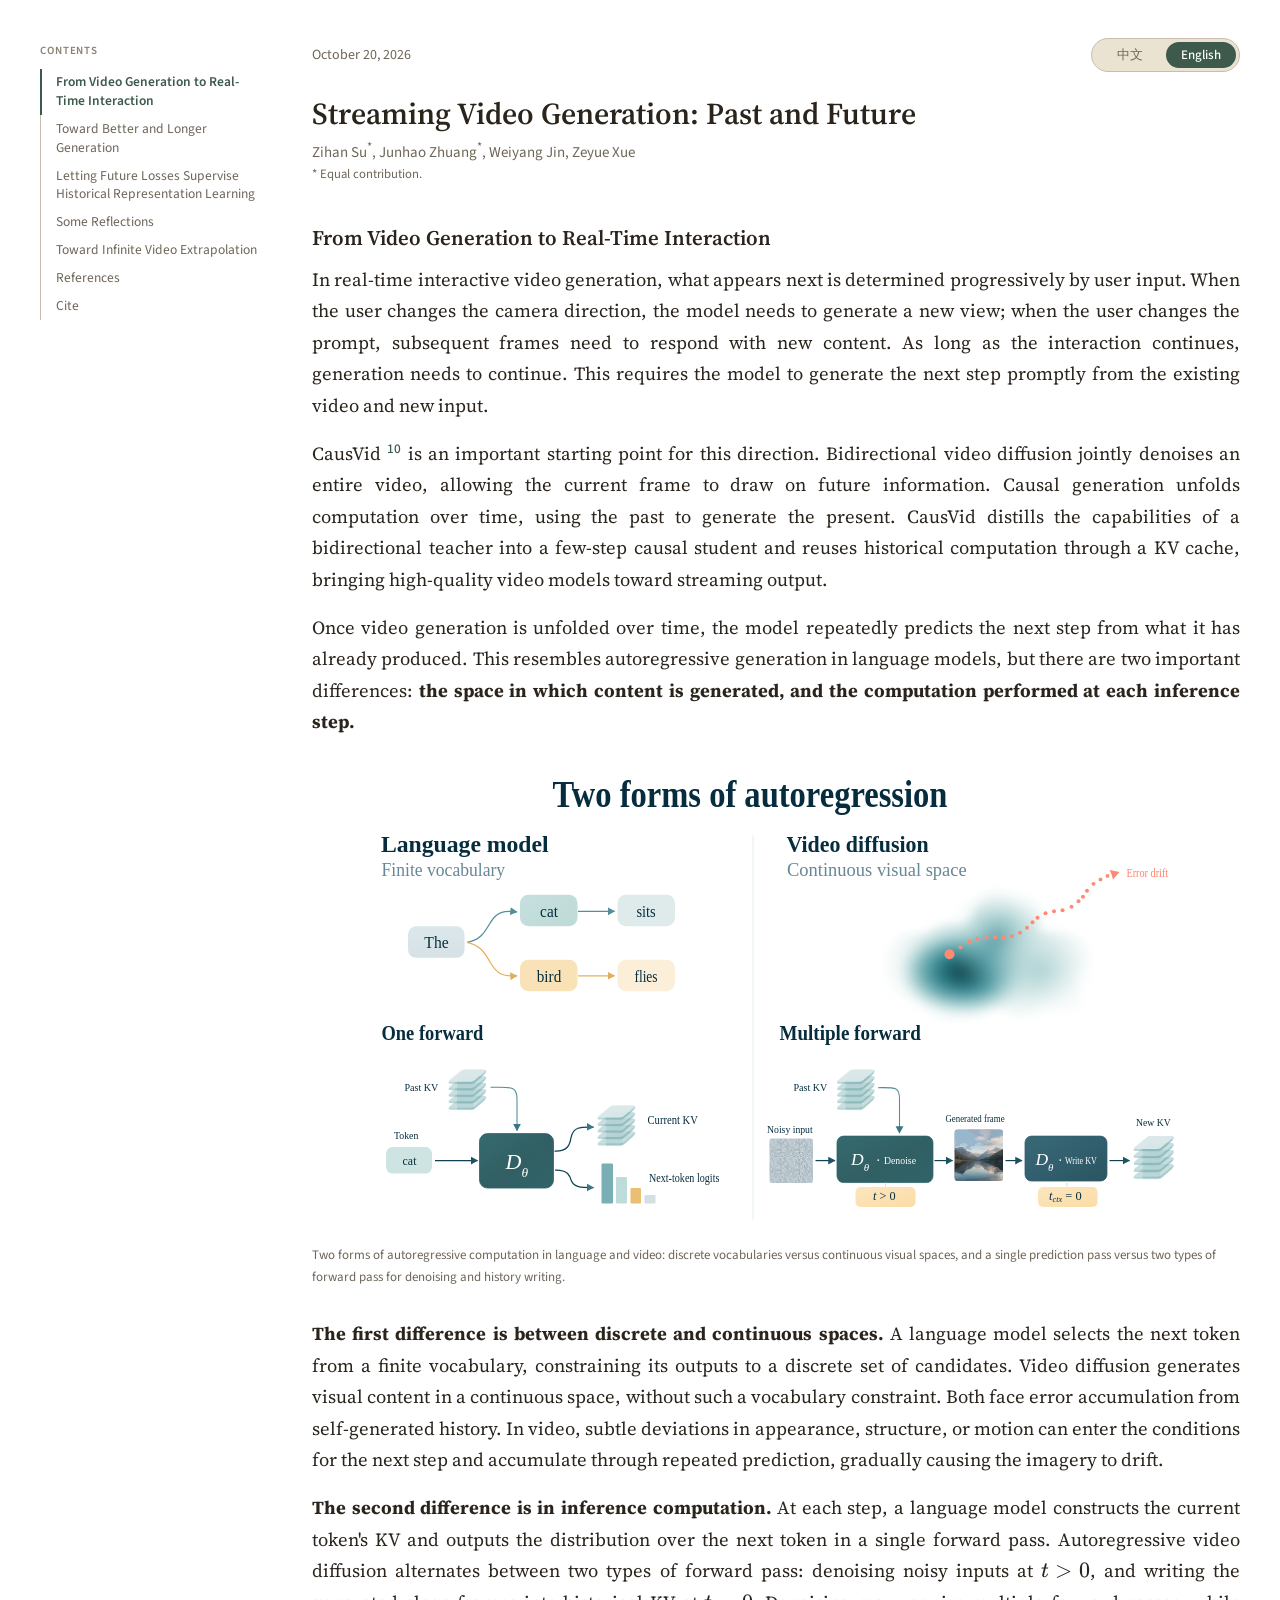
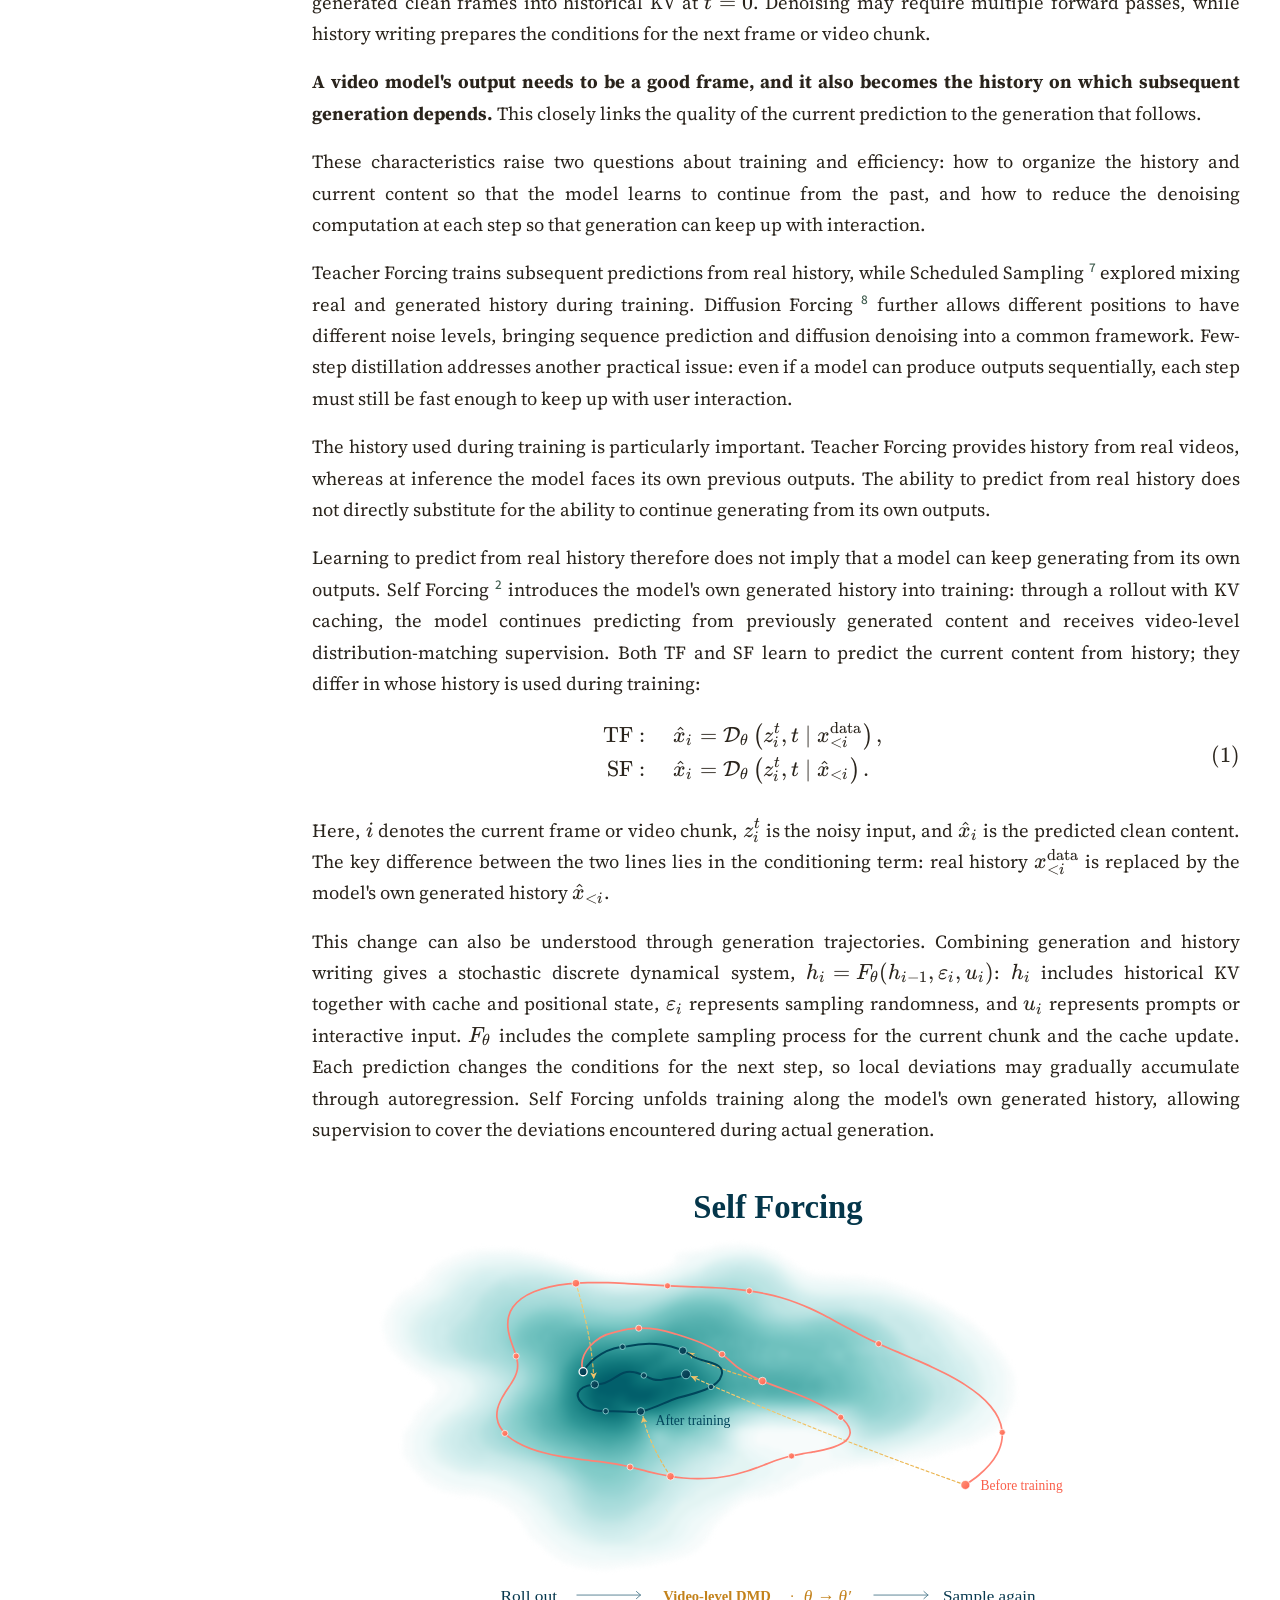
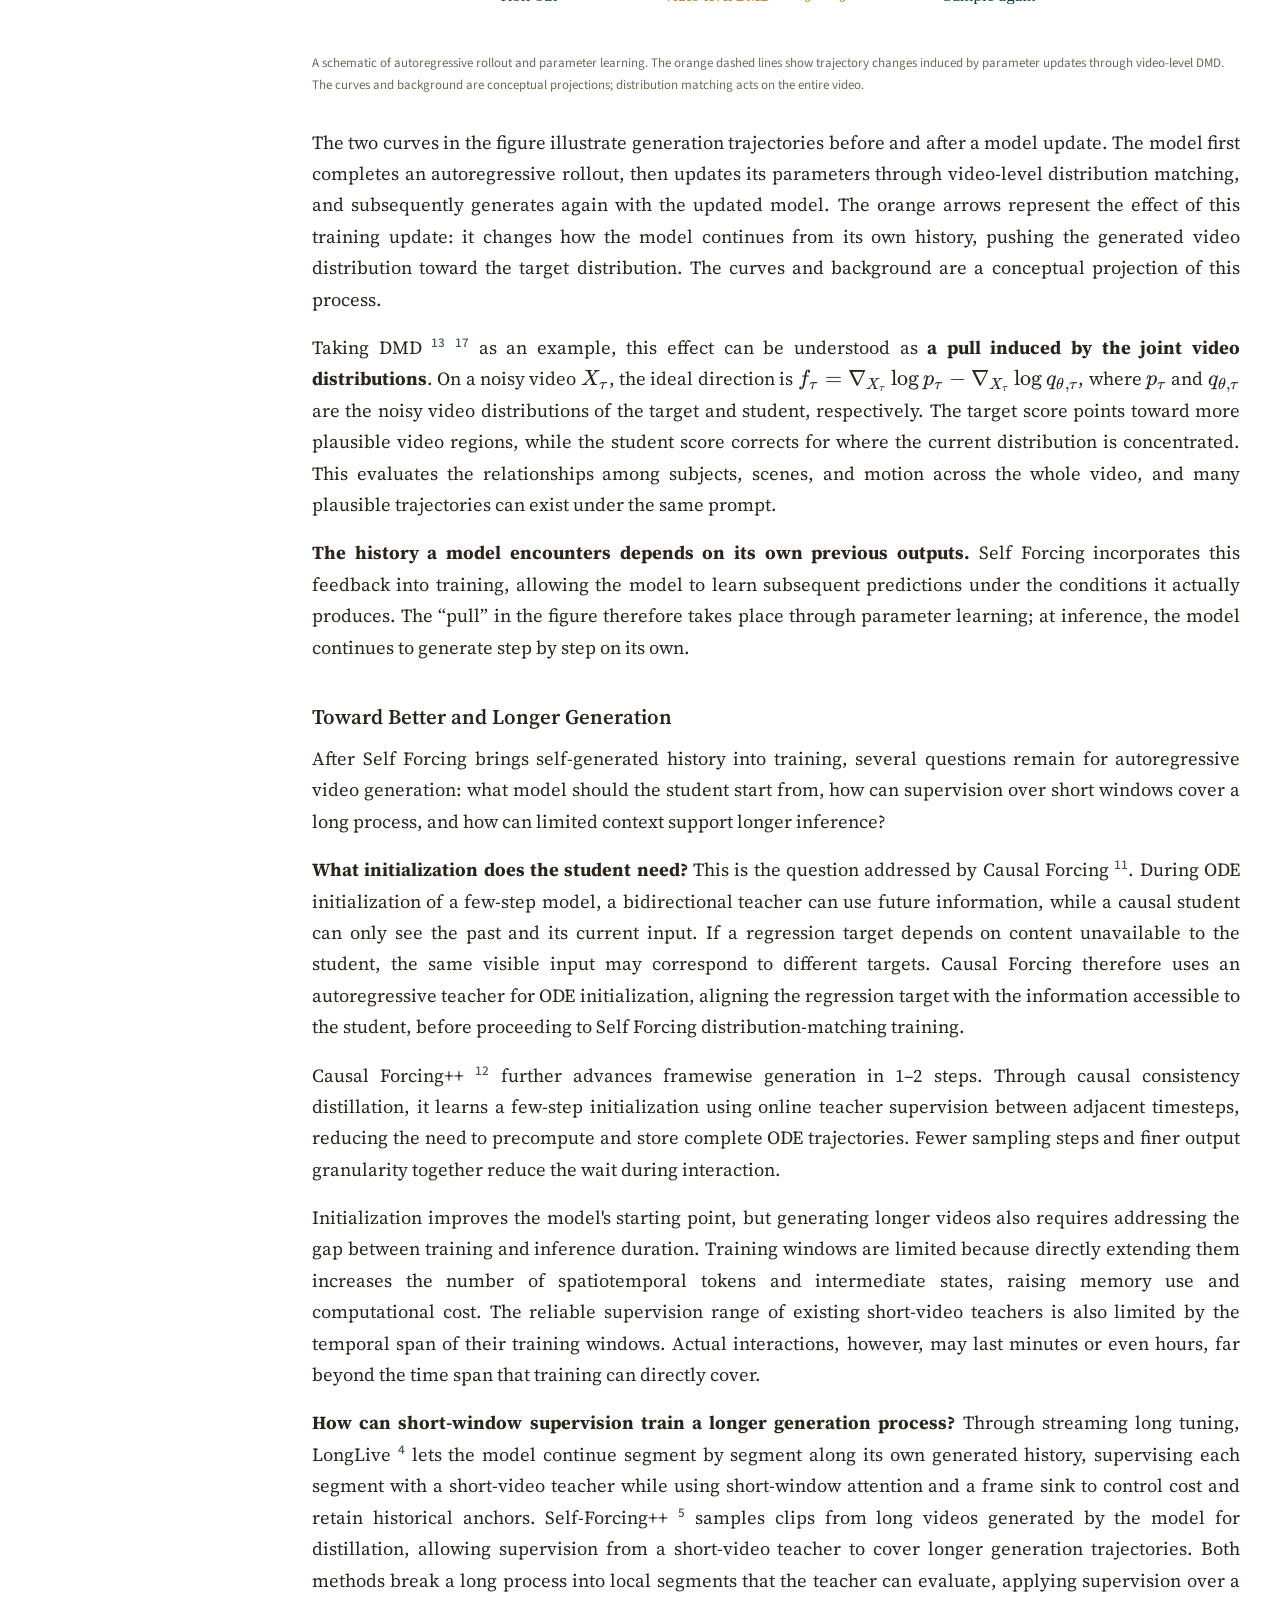
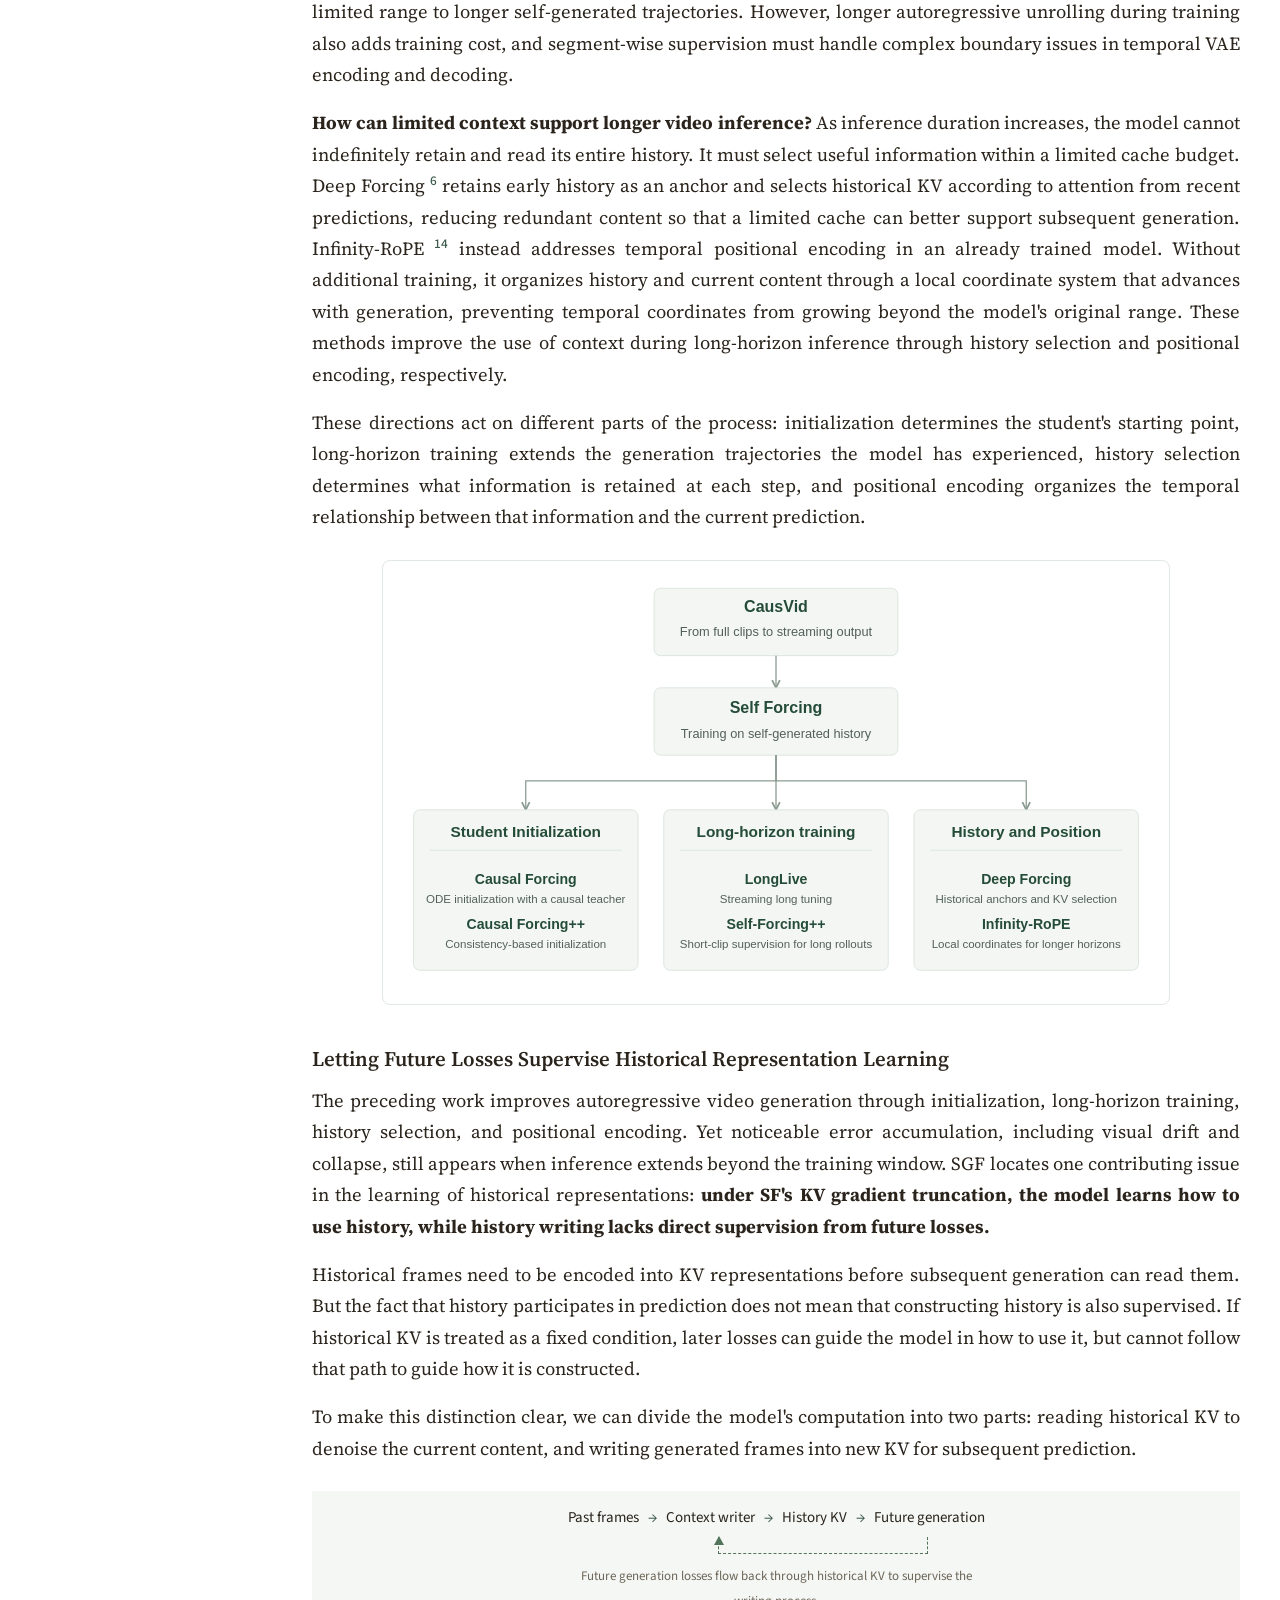
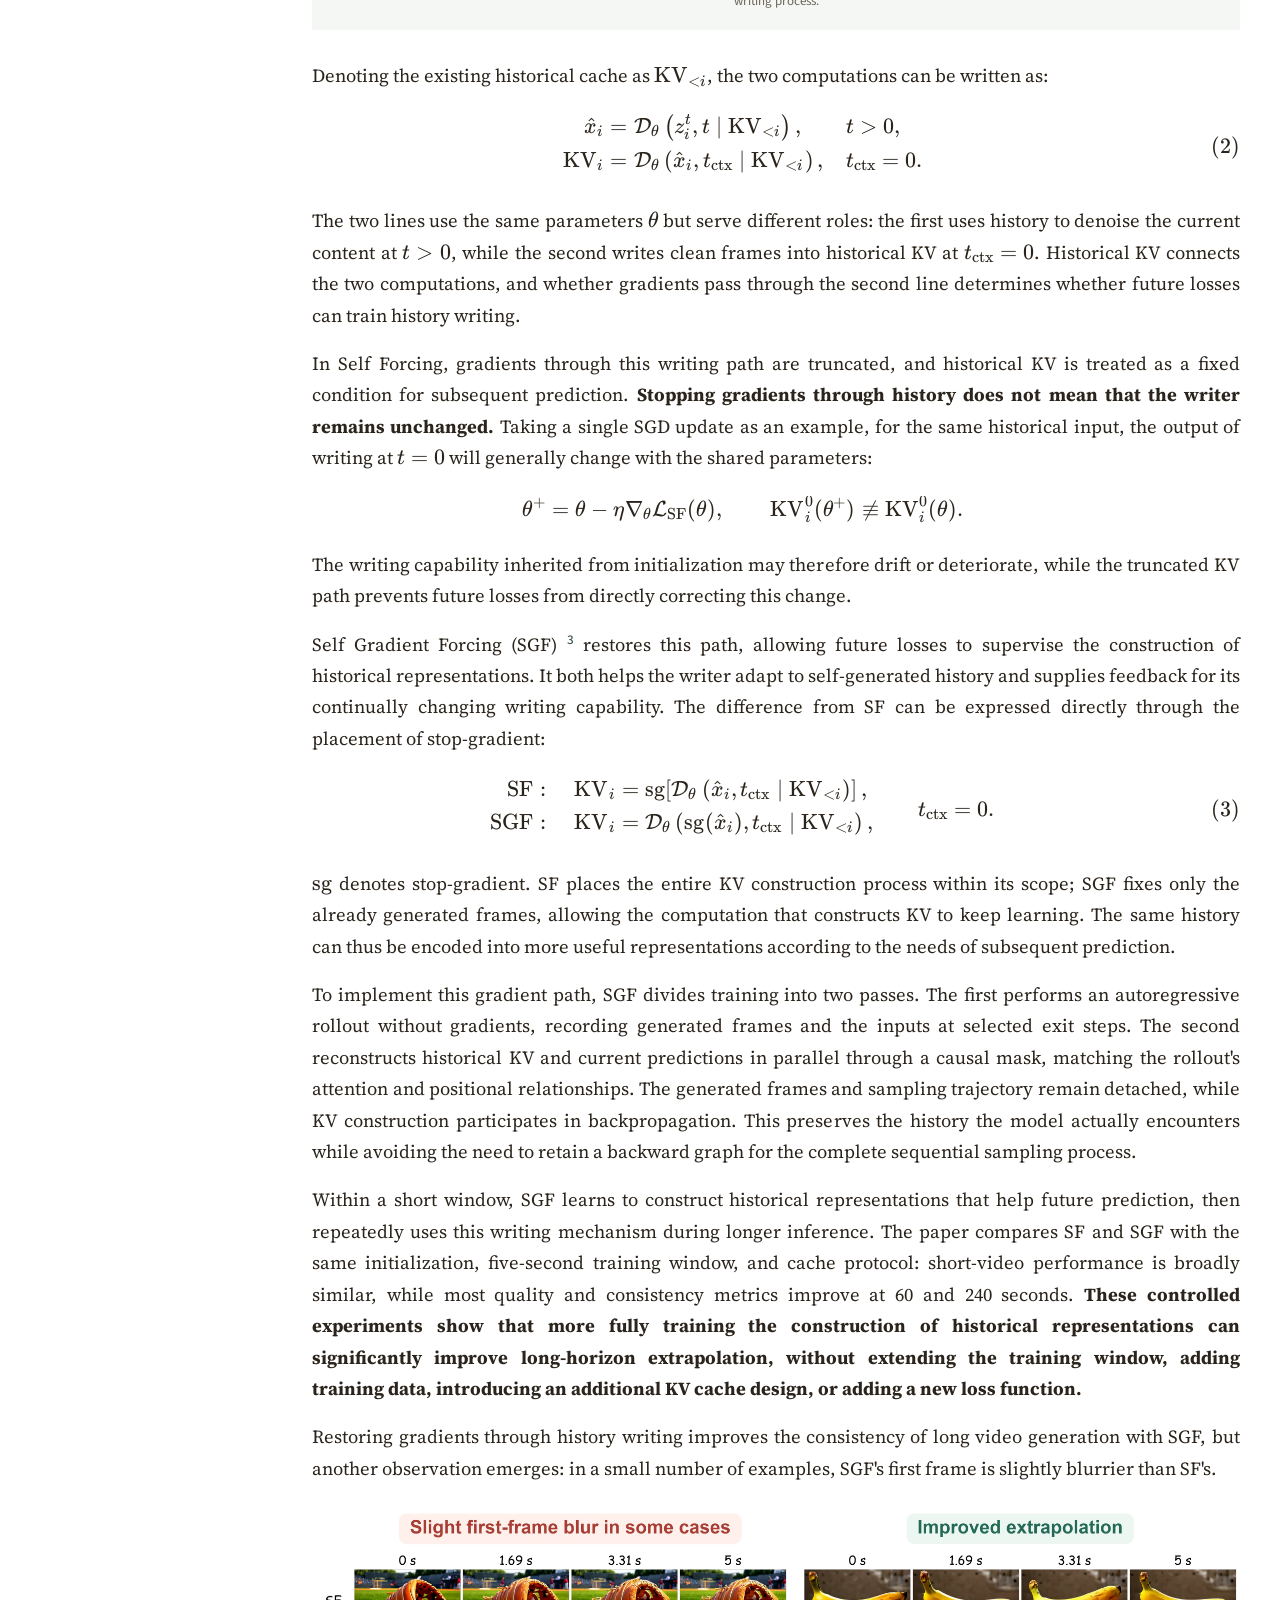
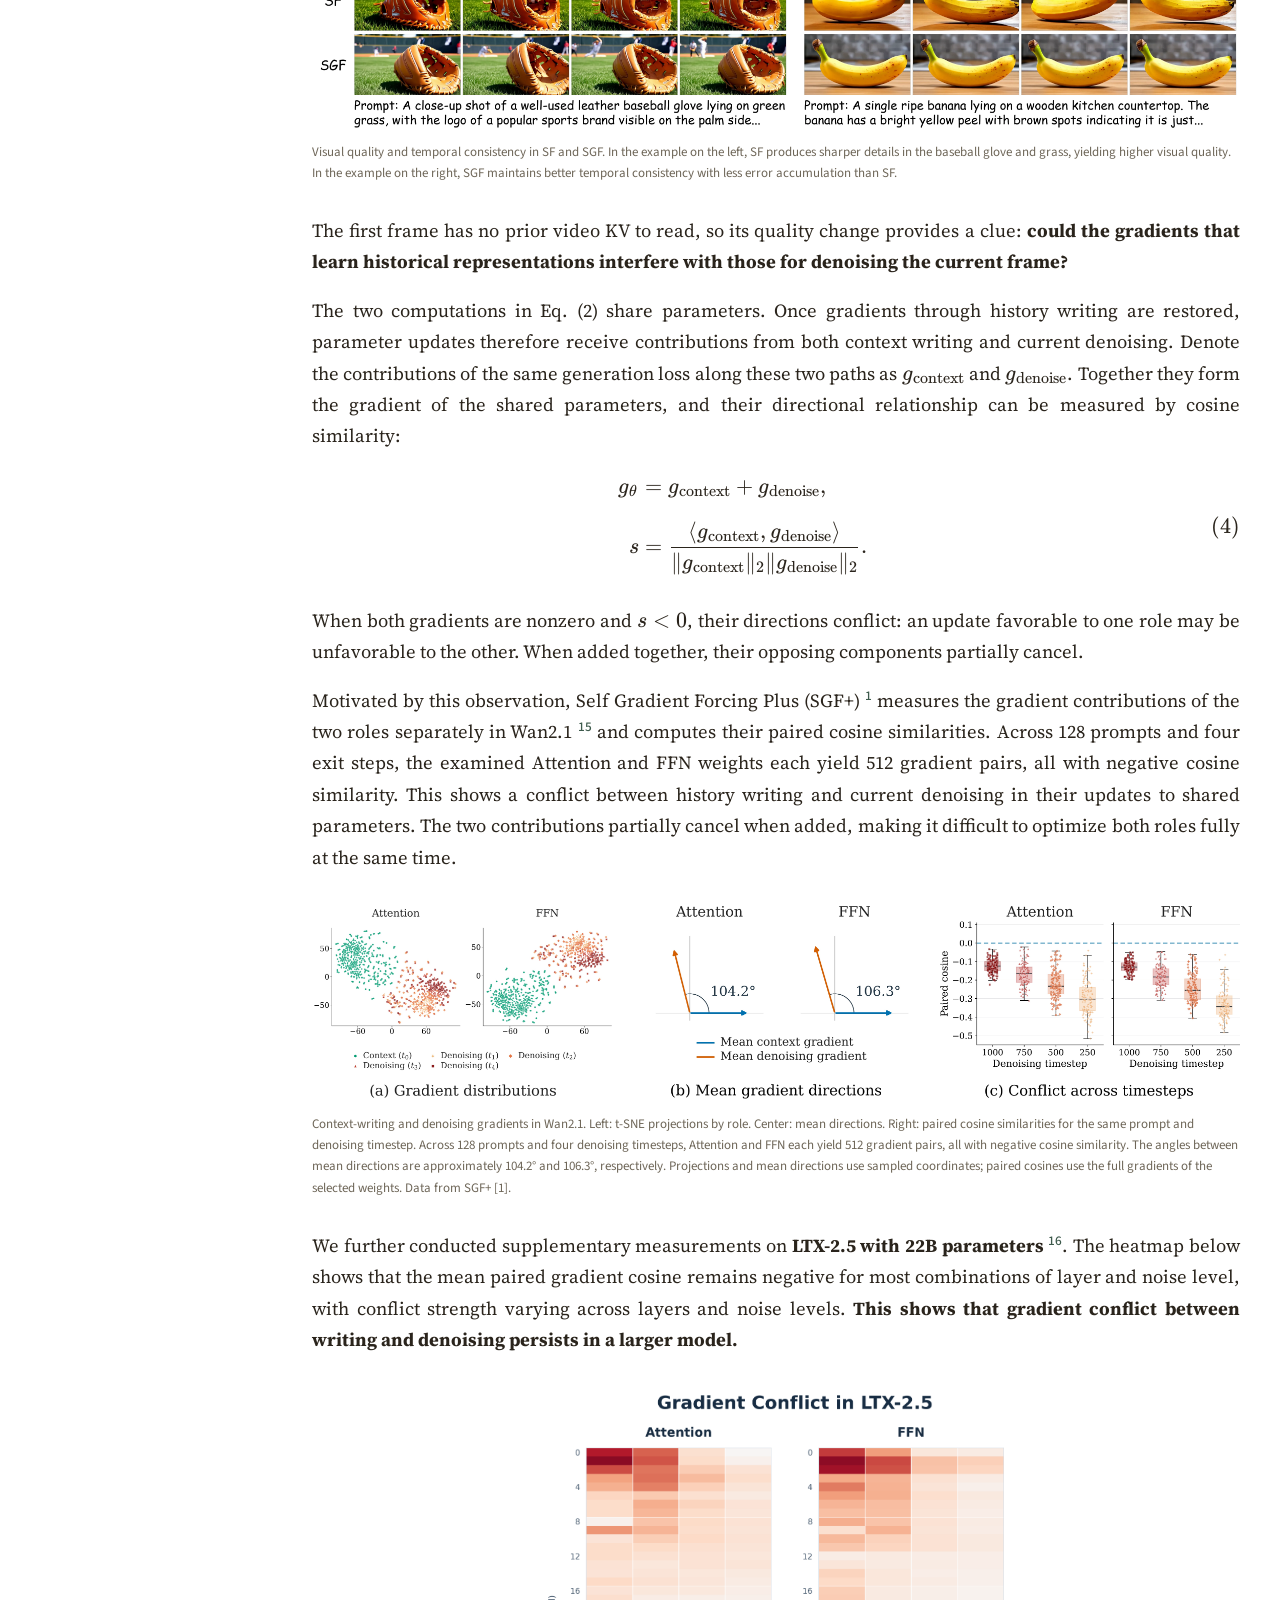
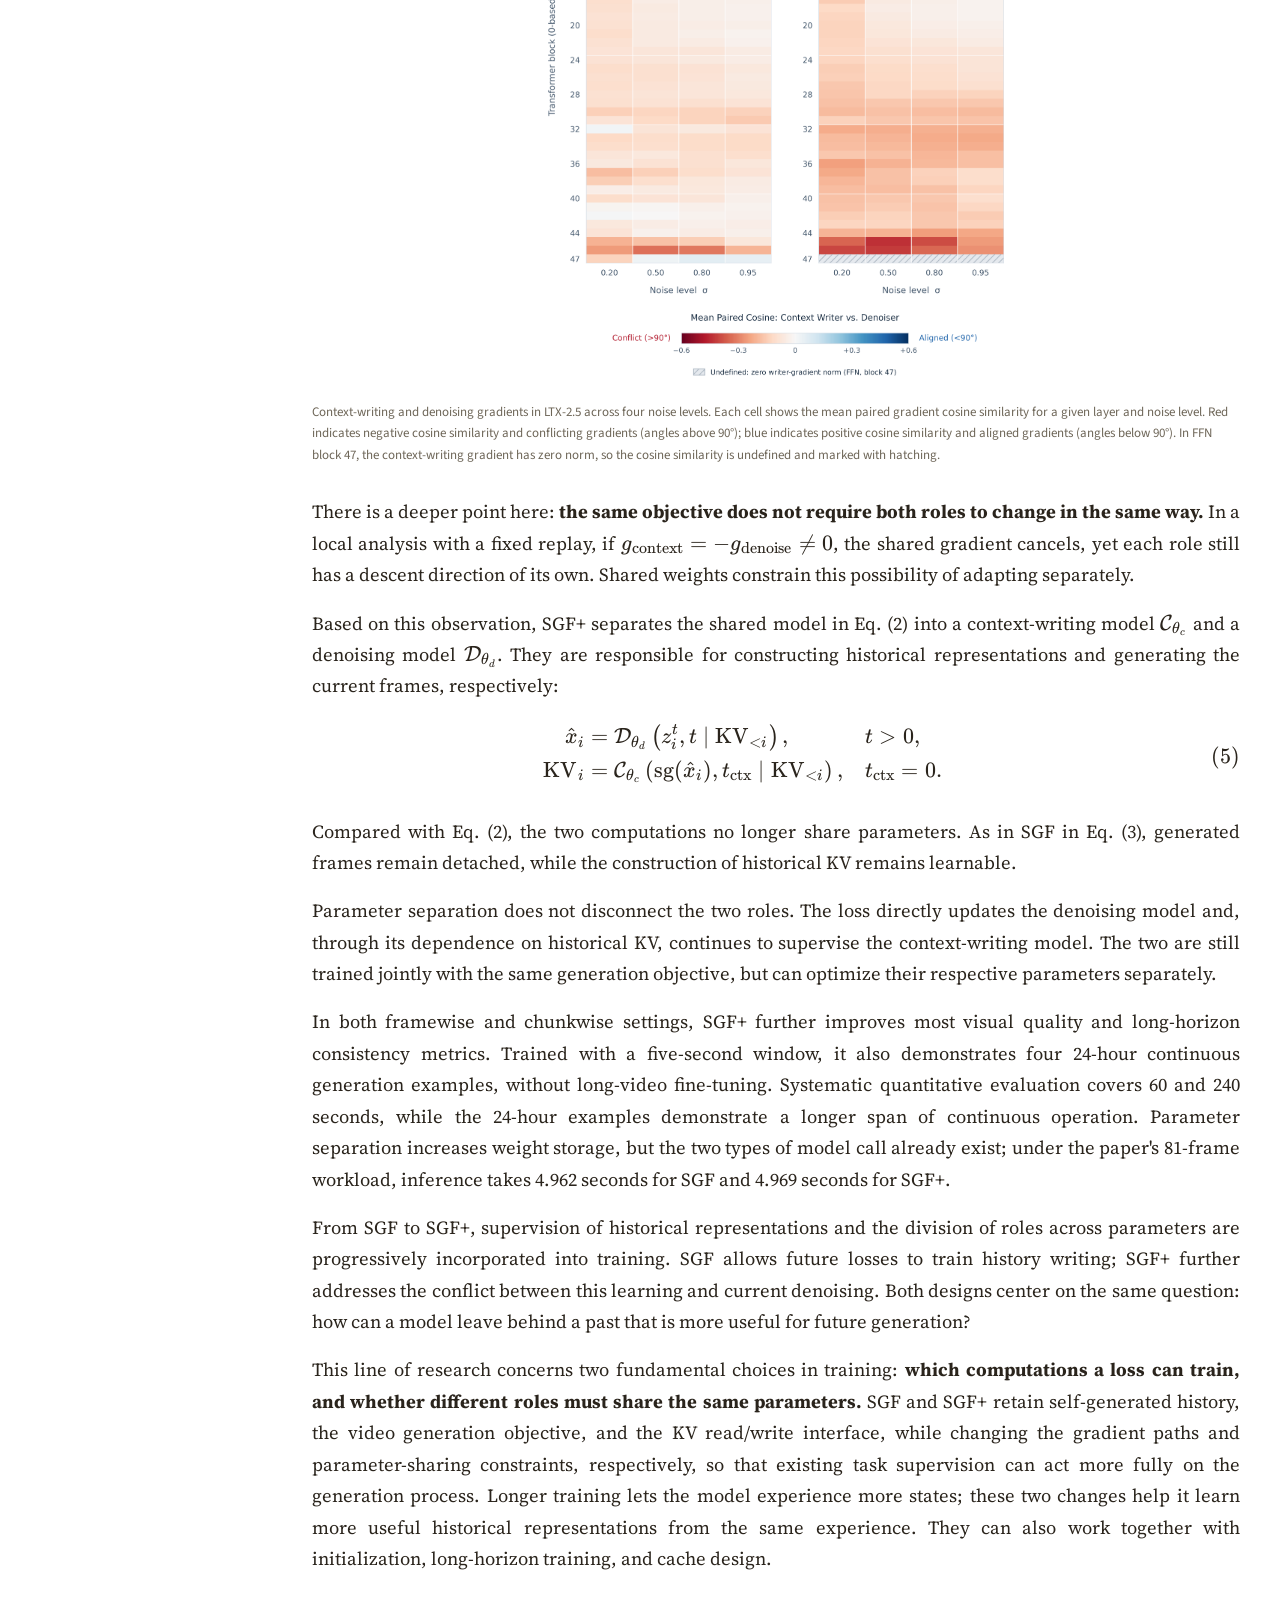
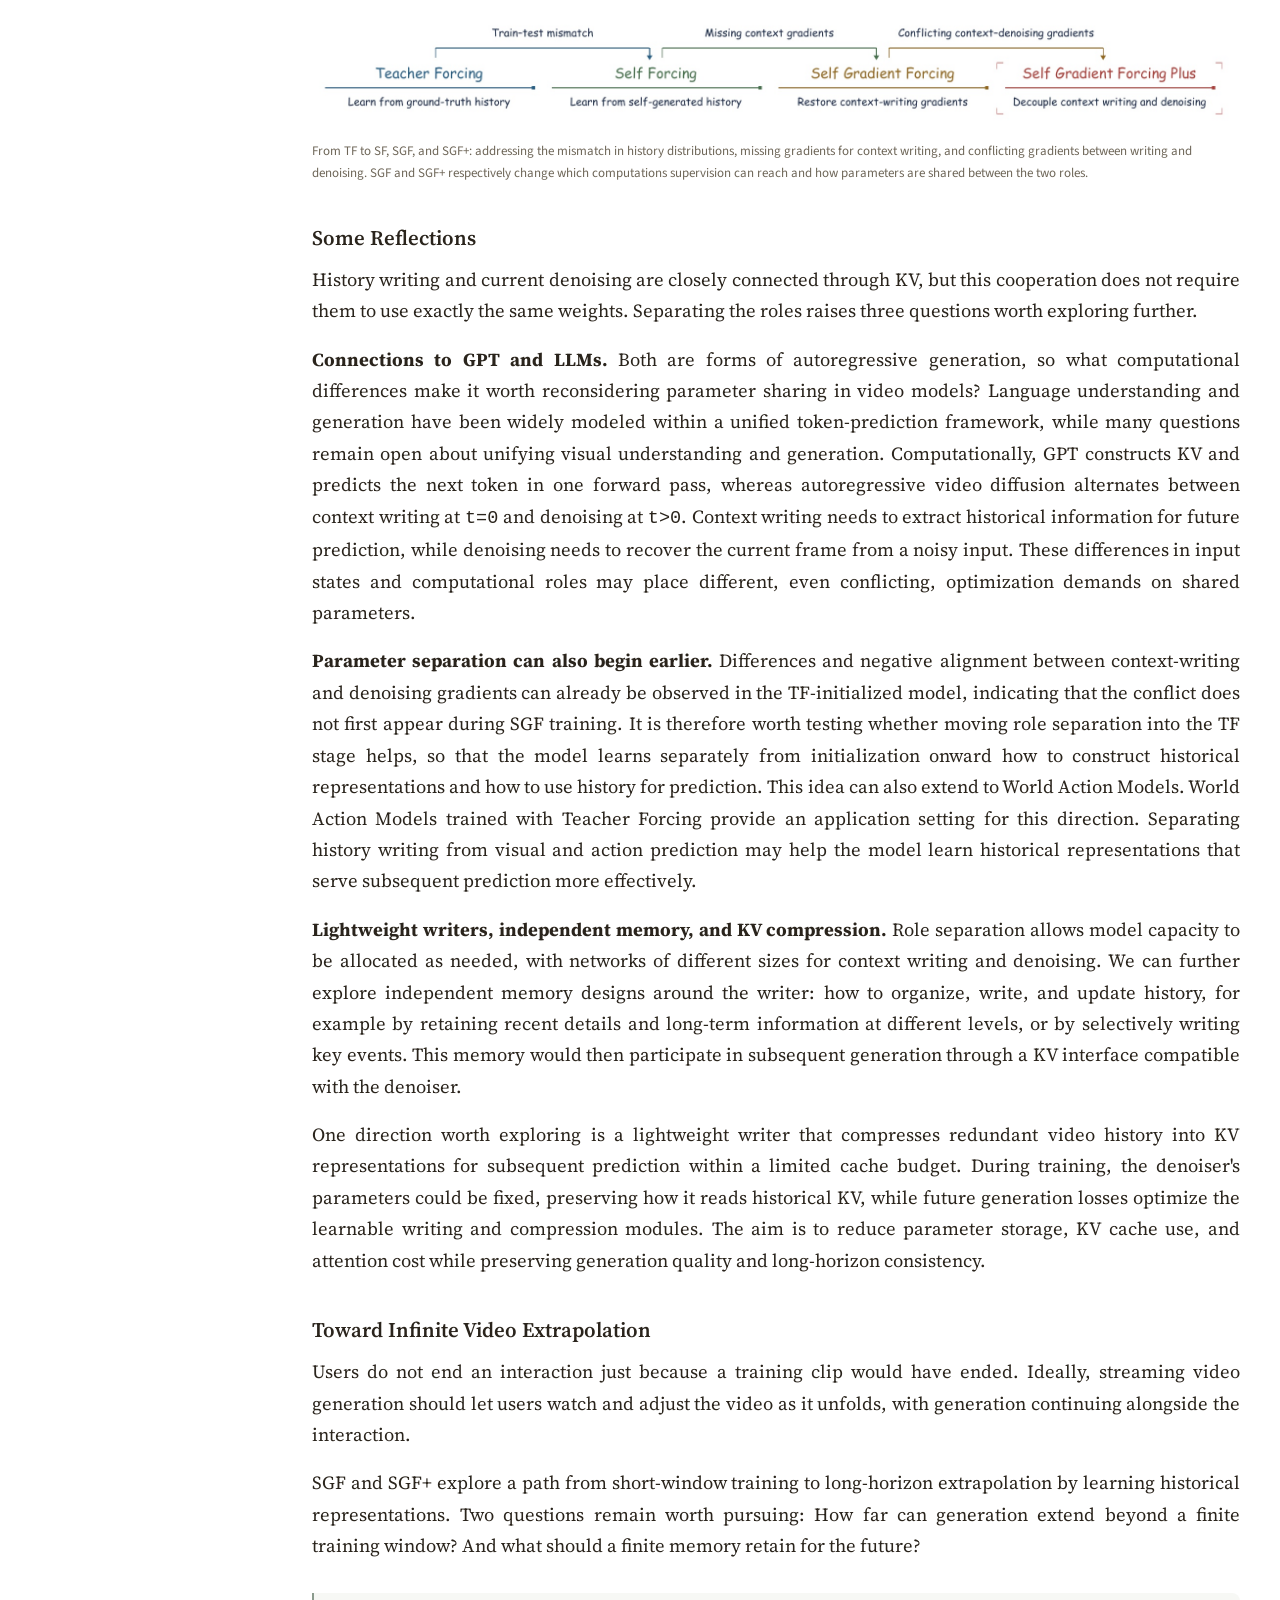
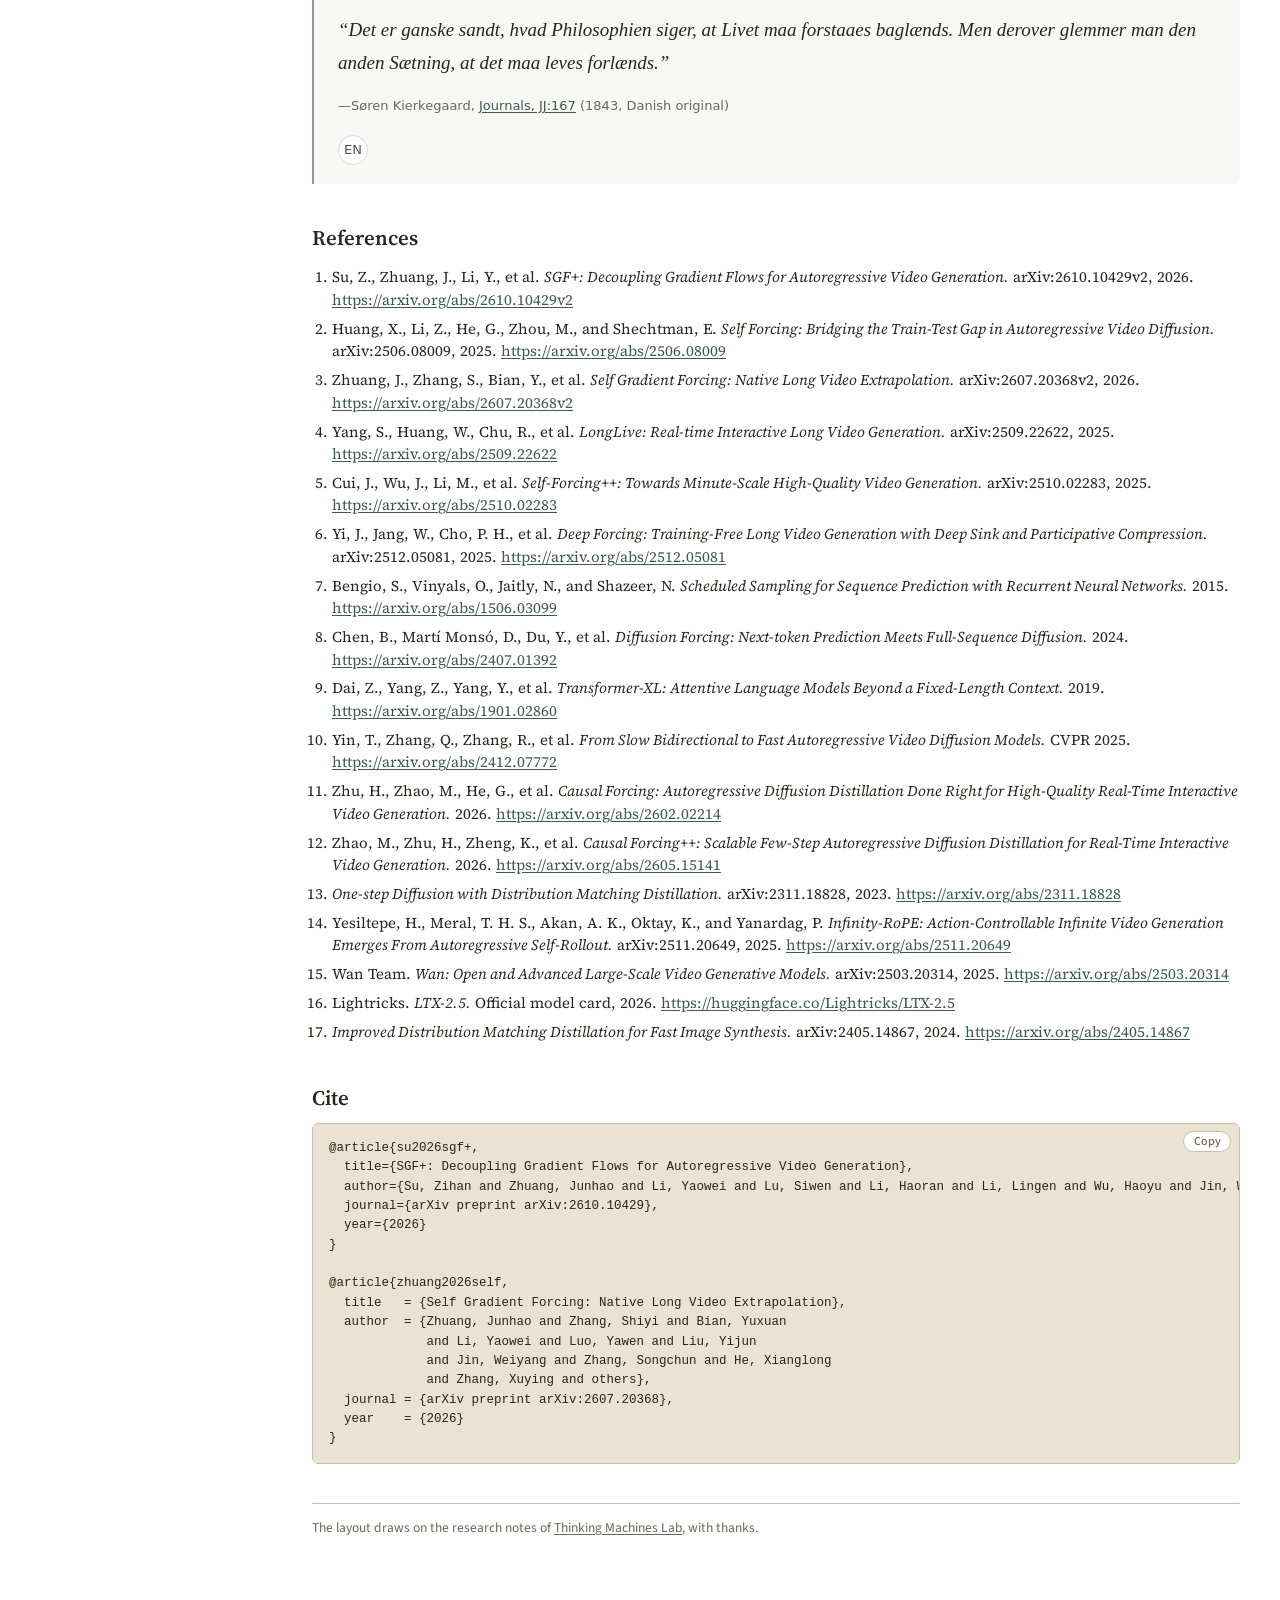
<file: blog/sgf-plus/index.html>
<!doctype html>
<html lang="en"><head><meta charset="utf-8"><meta name="viewport" content="width=device-width, initial-scale=1">
<title>Streaming Video Generation: Past and Future</title>
<link rel="alternate" hreflang="zh-Hans" href="zh.html"><link rel="alternate" hreflang="en" href="index.html">
<link href="https://fonts.googleapis.com/css2?family=Noto+Serif+SC:wght@400;600&family=Source+Sans+3:wght@400;500;600&family=Source+Serif+4:opsz,wght@8..60,400;8..60,600&display=swap" rel="stylesheet">
<link rel="stylesheet" href="vendor/katex/katex.min.css">
<link rel="stylesheet" href="css/blog.css"><link rel="stylesheet" href="blog.css?v=deployment-layout-20261020">
</head><body><div class="shell"><nav class="toc" aria-label="Contents"><p class="toc-k">Contents</p><ol><li><a href="#from-video-generation-to-real-time-interaction">From Video Generation to Real-Time Interaction</a></li>
<li><a href="#toward-better-and-longer-generation">Toward Better and Longer Generation</a></li>
<li><a href="#letting-future-losses-supervise-historical-representation-learning">Letting Future Losses Supervise Historical Representation Learning</a></li>
<li><a href="#some-reflections">Some Reflections</a></li>
<li><a href="#toward-infinite-video-extrapolation">Toward Infinite Video Extrapolation</a></li>
<li><a href="#references">References</a></li>
<li><a href="#cite">Cite</a></li></ol></nav><main class="page">
<header class="mast"><p class="date">October 20, 2026</p><nav class="lang" aria-label="Language"><a class="" href="zh.html" lang="zh-Hans" hreflang="zh-Hans">中文</a><a class="on" href="index.html" lang="en" hreflang="en">English</a></nav></header>
<article><h1 id="top">Streaming Video Generation: Past and Future</h1><p class="byline">Zihan Su<sup>*</sup>, Junhao Zhuang<sup>*</sup>, Weiyang Jin, Zeyue Xue<br><span class="equal-contribution">* Equal contribution.</span></p><h2 id="from-video-generation-to-real-time-interaction">From Video Generation to Real-Time Interaction</h2>
<p>In real-time interactive video generation, what appears next is determined progressively by user input. When the user changes the camera direction, the model needs to generate a new view; when the user changes the prompt, subsequent frames need to respond with new content. As long as the interaction continues, generation needs to continue. This requires the model to generate the next step promptly from the existing video and new input.</p>
<p>CausVid <a class="cite" href="#ref-10">10</a> is an important starting point for this direction. Bidirectional video diffusion jointly denoises an entire video, allowing the current frame to draw on future information. Causal generation unfolds computation over time, using the past to generate the present. CausVid distills the capabilities of a bidirectional teacher into a few-step causal student and reuses historical computation through a KV cache, bringing high-quality video models toward streaming output.</p>
<p>Once video generation is unfolded over time, the model repeatedly predicts the next step from what it has already produced. This resembles autoregressive generation in language models, but there are two important differences: <strong>the space in which content is generated, and the computation performed at each inference step.</strong></p>
<figure><div class="panels panels-1"><a href="assets/llm-vs-video.svg?v=139ea2ebff" target="_blank"><img src="assets/llm-vs-video.svg?v=139ea2ebff" alt="Two forms of autoregressive computation in language and video models" loading="lazy"></a></div><figcaption>Two forms of autoregressive computation in language and video: discrete vocabularies versus continuous visual spaces, and a single prediction pass versus two types of forward pass for denoising and history writing.</figcaption></figure>
<p><strong>The first difference is between discrete and continuous spaces.</strong> A language model selects the next token from a finite vocabulary, constraining its outputs to a discrete set of candidates. Video diffusion generates visual content in a continuous space, without such a vocabulary constraint. Both face error accumulation from self-generated history. In video, subtle deviations in appearance, structure, or motion can enter the conditions for the next step and accumulate through repeated prediction, gradually causing the imagery to drift.</p>
<p><strong>The second difference is in inference computation.</strong> At each step, a language model constructs the current token&#x27;s KV and outputs the distribution over the next token in a single forward pass. Autoregressive video diffusion alternates between two types of forward pass: denoising noisy inputs at \(t&gt;0\), and writing the generated clean frames into historical KV at \(t=0\). Denoising may require multiple forward passes, while history writing prepares the conditions for the next frame or video chunk.</p>
<p><strong>A video model&#x27;s output needs to be a good frame, and it also becomes the history on which subsequent generation depends.</strong> This closely links the quality of the current prediction to the generation that follows.</p>
<p>These characteristics raise two questions about training and efficiency: how to organize the history and current content so that the model learns to continue from the past, and how to reduce the denoising computation at each step so that generation can keep up with interaction.</p>
<p>Teacher Forcing trains subsequent predictions from real history, while Scheduled Sampling <a class="cite" href="#ref-7">7</a> explored mixing real and generated history during training. Diffusion Forcing <a class="cite" href="#ref-8">8</a> further allows different positions to have different noise levels, bringing sequence prediction and diffusion denoising into a common framework. Few-step distillation addresses another practical issue: even if a model can produce outputs sequentially, each step must still be fast enough to keep up with user interaction.</p>
<p>The history used during training is particularly important. Teacher Forcing provides history from real videos, whereas at inference the model faces its own previous outputs. The ability to predict from real history does not directly substitute for the ability to continue generating from its own outputs.</p>
<p>Learning to predict from real history therefore does not imply that a model can keep generating from its own outputs. Self Forcing <a class="cite" href="#ref-2">2</a> introduces the model&#x27;s own generated history into training: through a rollout with KV caching, the model continues predicting from previously generated content and receives video-level distribution-matching supervision. Both TF and SF learn to predict the current content from history; they differ in whose history is used during training:</p>
<div class="math-block">\[
\begin{aligned}
\mathrm{TF}:\quad \hat{x}_i &amp;= \mathcal D_\theta\left(z_i^t,t\mid x_{&lt;i}^{\mathrm{data}}\right),\\
\mathrm{SF}:\quad \hat{x}_i &amp;= \mathcal D_\theta\left(z_i^t,t\mid \hat{x}_{&lt;i}\right).
\end{aligned}
\tag{1}
\]</div>
<p>Here, \(i\) denotes the current frame or video chunk, \(z_i^t\) is the noisy input, and \(\hat{x}_i\) is the predicted clean content. The key difference between the two lines lies in the conditioning term: real history \(x_{&lt;i}^{\mathrm{data}}\) is replaced by the model&#x27;s own generated history \(\hat{x}_{&lt;i}\).</p>
<p>This change can also be understood through generation trajectories. Combining generation and history writing gives a stochastic discrete dynamical system, \(h_i=F_\theta(h_{i-1},\varepsilon_i,u_i)\): \(h_i\) includes historical KV together with cache and positional state, \(\varepsilon_i\) represents sampling randomness, and \(u_i\) represents prompts or interactive input. \(F_\theta\) includes the complete sampling process for the current chunk and the cache update. Each prediction changes the conditions for the next step, so local deviations may gradually accumulate through autoregression. Self Forcing unfolds training along the model&#x27;s own generated history, allowing supervision to cover the deviations encountered during actual generation.</p>
<figure><div class="panels panels-1"><a href="assets/self-forcing.svg?v=20261020" target="_blank"><img src="assets/self-forcing.svg?v=20261020" alt="Autoregressive trajectories before and after a Self Forcing update and the video-level DMD training loop" loading="lazy"></a></div><figcaption>A schematic of autoregressive rollout and parameter learning. The orange dashed lines show trajectory changes induced by parameter updates through video-level DMD. The curves and background are conceptual projections; distribution matching acts on the entire video.</figcaption></figure>
<p>The two curves in the figure illustrate generation trajectories before and after a model update. The model first completes an autoregressive rollout, then updates its parameters through video-level distribution matching, and subsequently generates again with the updated model. The orange arrows represent the effect of this training update: it changes how the model continues from its own history, pushing the generated video distribution toward the target distribution. The curves and background are a conceptual projection of this process.</p>
<p>Taking DMD <a class="cite" href="#ref-13">13</a> <a class="cite" href="#ref-17">17</a> as an example, this effect can be understood as <strong>a pull induced by the joint video distributions</strong>. On a noisy video \(X_\tau\), the ideal direction is \(f_\tau=\nabla_{X_\tau}\log p_\tau-\nabla_{X_\tau}\log q_{\theta,\tau}\), where \(p_\tau\) and \(q_{\theta,\tau}\) are the noisy video distributions of the target and student, respectively. The target score points toward more plausible video regions, while the student score corrects for where the current distribution is concentrated. This evaluates the relationships among subjects, scenes, and motion across the whole video, and many plausible trajectories can exist under the same prompt.</p>
<p><strong>The history a model encounters depends on its own previous outputs.</strong> Self Forcing incorporates this feedback into training, allowing the model to learn subsequent predictions under the conditions it actually produces. The “pull” in the figure therefore takes place through parameter learning; at inference, the model continues to generate step by step on its own.</p>
<h2 id="toward-better-and-longer-generation">Toward Better and Longer Generation</h2>
<p>After Self Forcing brings self-generated history into training, several questions remain for autoregressive video generation: what model should the student start from, how can supervision over short windows cover a long process, and how can limited context support longer inference?</p>
<p><strong>What initialization does the student need?</strong> This is the question addressed by Causal Forcing <a class="cite" href="#ref-11">11</a>. During ODE initialization of a few-step model, a bidirectional teacher can use future information, while a causal student can only see the past and its current input. If a regression target depends on content unavailable to the student, the same visible input may correspond to different targets. Causal Forcing therefore uses an autoregressive teacher for ODE initialization, aligning the regression target with the information accessible to the student, before proceeding to Self Forcing distribution-matching training.</p>
<p>Causal Forcing++ <a class="cite" href="#ref-12">12</a> further advances framewise generation in 1–2 steps. Through causal consistency distillation, it learns a few-step initialization using online teacher supervision between adjacent timesteps, reducing the need to precompute and store complete ODE trajectories. Fewer sampling steps and finer output granularity together reduce the wait during interaction.</p>
<p>Initialization improves the model&#x27;s starting point, but generating longer videos also requires addressing the gap between training and inference duration. Training windows are limited because directly extending them increases the number of spatiotemporal tokens and intermediate states, raising memory use and computational cost. The reliable supervision range of existing short-video teachers is also limited by the temporal span of their training windows. Actual interactions, however, may last minutes or even hours, far beyond the time span that training can directly cover.</p>
<p><strong>How can short-window supervision train a longer generation process?</strong> Through streaming long tuning, LongLive <a class="cite" href="#ref-4">4</a> lets the model continue segment by segment along its own generated history, supervising each segment with a short-video teacher while using short-window attention and a frame sink to control cost and retain historical anchors. Self-Forcing++ <a class="cite" href="#ref-5">5</a> samples clips from long videos generated by the model for distillation, allowing supervision from a short-video teacher to cover longer generation trajectories. Both methods break a long process into local segments that the teacher can evaluate, applying supervision over a limited range to longer self-generated trajectories. However, longer autoregressive unrolling during training also adds training cost, and segment-wise supervision must handle complex boundary issues in temporal VAE encoding and decoding.</p>
<p><strong>How can limited context support longer video inference?</strong> As inference duration increases, the model cannot indefinitely retain and read its entire history. It must select useful information within a limited cache budget. Deep Forcing <a class="cite" href="#ref-6">6</a> retains early history as an anchor and selects historical KV according to attention from recent predictions, reducing redundant content so that a limited cache can better support subsequent generation. Infinity-RoPE <a class="cite" href="#ref-14">14</a> instead addresses temporal positional encoding in an already trained model. Without additional training, it organizes history and current content through a local coordinate system that advances with generation, preventing temporal coordinates from growing beyond the model&#x27;s original range. These methods improve the use of context during long-horizon inference through history selection and positional encoding, respectively.</p>
<p>These directions act on different parts of the process: initialization determines the student&#x27;s starting point, long-horizon training extends the generation trajectories the model has experienced, history selection determines what information is retained at each step, and positional encoding organizes the temporal relationship between that information and the current prediction.</p>
<figure class="roadmap"><a href="assets/streaming_evolution_en.svg?v=compact2-20261020" target="_blank"><img src="assets/streaming_evolution_en.svg?v=compact2-20261020" alt="From CausVid and Self Forcing to three research directions: student initialization, long-horizon training, and history selection with positional encoding"></a></figure>
<h2 id="letting-future-losses-supervise-historical-representation-learning">Letting Future Losses Supervise Historical Representation Learning</h2>
<p>The preceding work improves autoregressive video generation through initialization, long-horizon training, history selection, and positional encoding. Yet noticeable error accumulation, including visual drift and collapse, still appears when inference extends beyond the training window. SGF locates one contributing issue in the learning of historical representations: <strong>under SF&#x27;s KV gradient truncation, the model learns how to use history, while history writing lacks direct supervision from future losses.</strong></p>
<p>Historical frames need to be encoded into KV representations before subsequent generation can read them. But the fact that history participates in prediction does not mean that constructing history is also supervised. If historical KV is treated as a fixed condition, later losses can guide the model in how to use it, but cannot follow that path to guide how it is constructed.</p>
<p>To make this distinction clear, we can divide the model&#x27;s computation into two parts: reading historical KV to denoise the current content, and writing generated frames into new KV for subsequent prediction.</p>
<figure class="memory-flow"><div class="memory-flow-diagram"><b>Past frames</b><span class="flow-forward">→</span><b class="flow-writer">Context writer</b><span class="flow-forward">→</span><b>History KV</b><span class="flow-forward">→</span><b>Future generation</b><div class="flow-return" aria-hidden="true"></div><figcaption><span>Future generation losses flow back through historical KV to supervise the writing process.</span></figcaption></div></figure>
<p>Denoting the existing historical cache as \(\mathrm{KV}_{&lt;i}\), the two computations can be written as:</p>
<div class="math-block">\[
\begin{aligned}
\hat{x}_i &amp;= \mathcal D_\theta\left(z_i^t,t\mid\mathrm{KV}_{&lt;i}\right), &amp;&amp; t&gt;0,\\
\mathrm{KV}_i &amp;= \mathcal D_\theta\left(\hat{x}_i,t_{\mathrm{ctx}}\mid\mathrm{KV}_{&lt;i}\right), &amp;&amp; t_{\mathrm{ctx}}=0.
\end{aligned}
\tag{2}
\]</div>
<p>The two lines use the same parameters \(\theta\) but serve different roles: the first uses history to denoise the current content at \(t&gt;0\), while the second writes clean frames into historical KV at \(t_{\mathrm{ctx}}=0\). Historical KV connects the two computations, and whether gradients pass through the second line determines whether future losses can train history writing.</p>
<p>In Self Forcing, gradients through this writing path are truncated, and historical KV is treated as a fixed condition for subsequent prediction. <strong>Stopping gradients through history does not mean that the writer remains unchanged.</strong> Taking a single SGD update as an example, for the same historical input, the output of writing at \(t=0\) will generally change with the shared parameters:</p>
<div class="math-block">\[
\theta^+=\theta-\eta\nabla_\theta\mathcal L_{\mathrm{SF}}(\theta),
\qquad
\mathrm{KV}_i^0(\theta^+)\not\equiv\mathrm{KV}_i^0(\theta).
\]</div>
<p>The writing capability inherited from initialization may therefore drift or deteriorate, while the truncated KV path prevents future losses from directly correcting this change.</p>
<p>Self Gradient Forcing (SGF) <a class="cite" href="#ref-3">3</a> restores this path, allowing future losses to supervise the construction of historical representations. It both helps the writer adapt to self-generated history and supplies feedback for its continually changing writing capability. The difference from SF can be expressed directly through the placement of stop-gradient:</p>
<div class="math-block">\[
\begin{aligned}
\mathrm{SF}:\quad \mathrm{KV}_i &amp;= \operatorname{sg}\!\left[\mathcal D_\theta\left(\hat{x}_i,t_{\mathrm{ctx}}\mid\mathrm{KV}_{&lt;i}\right)\right],\\
\mathrm{SGF}:\quad \mathrm{KV}_i &amp;= \mathcal D_\theta\left(\operatorname{sg}(\hat{x}_i),t_{\mathrm{ctx}}\mid\mathrm{KV}_{&lt;i}\right),
\end{aligned}
\qquad t_{\mathrm{ctx}}=0.
\tag{3}
\]</div>
<p>\(\operatorname{sg}\) denotes stop-gradient. SF places the entire KV construction process within its scope; SGF fixes only the already generated frames, allowing the computation that constructs KV to keep learning. The same history can thus be encoded into more useful representations according to the needs of subsequent prediction.</p>
<p>To implement this gradient path, SGF divides training into two passes. The first performs an autoregressive rollout without gradients, recording generated frames and the inputs at selected exit steps. The second reconstructs historical KV and current predictions in parallel through a causal mask, matching the rollout&#x27;s attention and positional relationships. The generated frames and sampling trajectory remain detached, while KV construction participates in backpropagation. This preserves the history the model actually encounters while avoiding the need to retain a backward graph for the complete sequential sampling process.</p>
<p>Within a short window, SGF learns to construct historical representations that help future prediction, then repeatedly uses this writing mechanism during longer inference. The paper compares SF and SGF with the same initialization, five-second training window, and cache protocol: short-video performance is broadly similar, while most quality and consistency metrics improve at 60 and 240 seconds. <strong>These controlled experiments show that more fully training the construction of historical representations can significantly improve long-horizon extrapolation, without extending the training window, adding training data, introducing an additional KV cache design, or adding a new loss function.</strong></p>
<p>Restoring gradients through history writing improves the consistency of long video generation with SGF, but another observation emerges: in a small number of examples, SGF&#x27;s first frame is slightly blurrier than SF&#x27;s.</p>
<figure><div class="panels panels-1"><a href="assets/sf_sgf_quality_consistency_annotated_en.webp?v=9676928570" target="_blank"><img src="assets/sf_sgf_quality_consistency_annotated_en.webp?v=9676928570" alt="Visual quality and temporal consistency in SF and SGF. In the example on the left, SF produces sharper details in the baseball glove and grass, yielding higher visual quality. In the example on the right, SGF maintains better temporal consistency with less error accumulation than SF." loading="lazy"></a></div><figcaption>Visual quality and temporal consistency in SF and SGF. In the example on the left, SF produces sharper details in the baseball glove and grass, yielding higher visual quality. In the example on the right, SGF maintains better temporal consistency with less error accumulation than SF.</figcaption></figure>
<p>The first frame has no prior video KV to read, so its quality change provides a clue: <strong>could the gradients that learn historical representations interfere with those for denoising the current frame?</strong></p>
<p>The two computations in Eq. (2) share parameters. Once gradients through history writing are restored, parameter updates therefore receive contributions from both context writing and current denoising. Denote the contributions of the same generation loss along these two paths as \(g_{\mathrm{context}}\) and \(g_{\mathrm{denoise}}\). Together they form the gradient of the shared parameters, and their directional relationship can be measured by cosine similarity:</p>
<div class="math-block">\[
\begin{aligned}
g_\theta &amp;= g_{\mathrm{context}}+g_{\mathrm{denoise}},\\[6pt]
s &amp;= \frac{\langle g_{\mathrm{context}},g_{\mathrm{denoise}}\rangle}{\|g_{\mathrm{context}}\|_2\|g_{\mathrm{denoise}}\|_2}.
\end{aligned}
\tag{4}
\]</div>
<p>When both gradients are nonzero and \(s&lt;0\), their directions conflict: an update favorable to one role may be unfavorable to the other. When added together, their opposing components partially cancel.</p>
<p>Motivated by this observation, Self Gradient Forcing Plus (SGF+) <a class="cite" href="#ref-1">1</a> measures the gradient contributions of the two roles separately in Wan2.1 <a class="cite" href="#ref-15">15</a> and computes their paired cosine similarities. Across 128 prompts and four exit steps, the examined Attention and FFN weights each yield 512 gradient pairs, all with negative cosine similarity. This shows a conflict between history writing and current denoising in their updates to shared parameters. The two contributions partially cancel when added, making it difficult to optimize both roles fully at the same time.</p>
<figure><div class="panels panels-3"><a href="assets/gradient_distributions.jpg" target="_blank"><img src="assets/gradient_distributions.jpg" alt="Context-writing and denoising gradients in Wan2.1. Left: t-SNE projections by role. Center: mean directions. Right: paired cosine similarities for the same prompt and denoising timestep. Across 128 prompts and four denoising timesteps, Attention and FFN each yield 512 gradient pairs, all with negative cosine similarity. The angles between mean directions are approximately 104.2° and 106.3°, respectively. Projections and mean directions use sampled coordinates; paired cosines use the full gradients of the selected weights. Data from SGF+ [1]." loading="lazy"></a><a href="assets/mean_gradient_directions.jpg" target="_blank"><img src="assets/mean_gradient_directions.jpg" alt="Context-writing and denoising gradients in Wan2.1. Left: t-SNE projections by role. Center: mean directions. Right: paired cosine similarities for the same prompt and denoising timestep. Across 128 prompts and four denoising timesteps, Attention and FFN each yield 512 gradient pairs, all with negative cosine similarity. The angles between mean directions are approximately 104.2° and 106.3°, respectively. Projections and mean directions use sampled coordinates; paired cosines use the full gradients of the selected weights. Data from SGF+ [1]." loading="lazy"></a><a href="assets/gradient_conflict.jpg" target="_blank"><img src="assets/gradient_conflict.jpg" alt="Context-writing and denoising gradients in Wan2.1. Left: t-SNE projections by role. Center: mean directions. Right: paired cosine similarities for the same prompt and denoising timestep. Across 128 prompts and four denoising timesteps, Attention and FFN each yield 512 gradient pairs, all with negative cosine similarity. The angles between mean directions are approximately 104.2° and 106.3°, respectively. Projections and mean directions use sampled coordinates; paired cosines use the full gradients of the selected weights. Data from SGF+ [1]." loading="lazy"></a></div><figcaption>Context-writing and denoising gradients in Wan2.1. Left: t-SNE projections by role. Center: mean directions. Right: paired cosine similarities for the same prompt and denoising timestep. Across 128 prompts and four denoising timesteps, Attention and FFN each yield 512 gradient pairs, all with negative cosine similarity. The angles between mean directions are approximately 104.2° and 106.3°, respectively. Projections and mean directions use sampled coordinates; paired cosines use the full gradients of the selected weights. Data from SGF+ [1].</figcaption></figure>
<p>We further conducted supplementary measurements on <strong>LTX-2.5 with 22B parameters</strong> <a class="cite" href="#ref-16">16</a>. The heatmap below shows that the mean paired gradient cosine remains negative for most combinations of layer and noise level, with conflict strength varying across layers and noise levels. <strong>This shows that gradient conflict between writing and denoising persists in a larger model.</strong></p>
<figure class="ltx-heatmap"><div class="panels panels-1"><a href="assets/ltx25/ltx25_gradient_conflict_red.png" target="_blank"><img src="assets/ltx25/ltx25_gradient_conflict_red.png" alt="Context-writing and denoising gradients in LTX-2.5 across four noise levels. Each cell shows the mean paired gradient cosine similarity for a given layer and noise level. Red indicates negative cosine similarity and conflicting gradients (angles above 90°); blue indicates positive cosine similarity and aligned gradients (angles below 90°). In FFN block 47, the context-writing gradient has zero norm, so the cosine similarity is undefined and marked with hatching." loading="lazy"></a></div><figcaption>Context-writing and denoising gradients in LTX-2.5 across four noise levels. Each cell shows the mean paired gradient cosine similarity for a given layer and noise level. Red indicates negative cosine similarity and conflicting gradients (angles above 90°); blue indicates positive cosine similarity and aligned gradients (angles below 90°). In FFN block 47, the context-writing gradient has zero norm, so the cosine similarity is undefined and marked with hatching.</figcaption></figure>
<p>There is a deeper point here: <strong>the same objective does not require both roles to change in the same way.</strong> In a local analysis with a fixed replay, if \(g_{\mathrm{context}}=-g_{\mathrm{denoise}}\ne0\), the shared gradient cancels, yet each role still has a descent direction of its own. Shared weights constrain this possibility of adapting separately.</p>
<p>Based on this observation, SGF+ separates the shared model in Eq. (2) into a context-writing model \(\mathcal C_{\theta_c}\) and a denoising model \(\mathcal D_{\theta_d}\). They are responsible for constructing historical representations and generating the current frames, respectively:</p>
<div class="math-block">\[
\begin{aligned}
\hat{x}_i &amp;= \mathcal D_{\theta_d}\left(z_i^t,t\mid\mathrm{KV}_{&lt;i}\right), &amp;&amp; t&gt;0,\\
\mathrm{KV}_i &amp;= \mathcal C_{\theta_c}\left(\operatorname{sg}(\hat{x}_i),t_{\mathrm{ctx}}\mid\mathrm{KV}_{&lt;i}\right), &amp;&amp; t_{\mathrm{ctx}}=0.
\end{aligned}
\tag{5}
\]</div>
<p>Compared with Eq. (2), the two computations no longer share parameters. As in SGF in Eq. (3), generated frames remain detached, while the construction of historical KV remains learnable.</p>
<p>Parameter separation does not disconnect the two roles. The loss directly updates the denoising model and, through its dependence on historical KV, continues to supervise the context-writing model. The two are still trained jointly with the same generation objective, but can optimize their respective parameters separately.</p>
<p>In both framewise and chunkwise settings, SGF+ further improves most visual quality and long-horizon consistency metrics. Trained with a five-second window, it also demonstrates four 24-hour continuous generation examples, without long-video fine-tuning. Systematic quantitative evaluation covers 60 and 240 seconds, while the 24-hour examples demonstrate a longer span of continuous operation. Parameter separation increases weight storage, but the two types of model call already exist; under the paper&#x27;s 81-frame workload, inference takes 4.962 seconds for SGF and 4.969 seconds for SGF+.</p>
<p>From SGF to SGF+, supervision of historical representations and the division of roles across parameters are progressively incorporated into training. SGF allows future losses to train history writing; SGF+ further addresses the conflict between this learning and current denoising. Both designs center on the same question: how can a model leave behind a past that is more useful for future generation?</p>
<p>This line of research concerns two fundamental choices in training: <strong>which computations a loss can train, and whether different roles must share the same parameters.</strong> SGF and SGF+ retain self-generated history, the video generation objective, and the KV read/write interface, while changing the gradient paths and parameter-sharing constraints, respectively, so that existing task supervision can act more fully on the generation process. Longer training lets the model experience more states; these two changes help it learn more useful historical representations from the same experience. They can also work together with initialization, long-horizon training, and cache design.</p>
<figure><div class="panels panels-1"><a href="assets/forcing_evolution.jpg" target="_blank"><img src="assets/forcing_evolution.jpg" alt="From TF to SF, SGF, and SGF+: addressing the mismatch in history distributions, missing gradients for context writing, and conflicting gradients between writing and denoising. SGF and SGF+ respectively change which computations supervision can reach and how parameters are shared between the two roles." loading="lazy"></a></div><figcaption>From TF to SF, SGF, and SGF+: addressing the mismatch in history distributions, missing gradients for context writing, and conflicting gradients between writing and denoising. SGF and SGF+ respectively change which computations supervision can reach and how parameters are shared between the two roles.</figcaption></figure>
<h2 id="some-reflections">Some Reflections</h2>
<p>History writing and current denoising are closely connected through KV, but this cooperation does not require them to use exactly the same weights. Separating the roles raises three questions worth exploring further.</p>
<p><strong>Connections to GPT and LLMs.</strong> Both are forms of autoregressive generation, so what computational differences make it worth reconsidering parameter sharing in video models? Language understanding and generation have been widely modeled within a unified token-prediction framework, while many questions remain open about unifying visual understanding and generation. Computationally, GPT constructs KV and predicts the next token in one forward pass, whereas autoregressive video diffusion alternates between context writing at <code>t=0</code> and denoising at <code>t&gt;0</code>. Context writing needs to extract historical information for future prediction, while denoising needs to recover the current frame from a noisy input. These differences in input states and computational roles may place different, even conflicting, optimization demands on shared parameters.</p>
<p><strong>Parameter separation can also begin earlier.</strong> Differences and negative alignment between context-writing and denoising gradients can already be observed in the TF-initialized model, indicating that the conflict does not first appear during SGF training. It is therefore worth testing whether moving role separation into the TF stage helps, so that the model learns separately from initialization onward how to construct historical representations and how to use history for prediction. This idea can also extend to World Action Models. World Action Models trained with Teacher Forcing provide an application setting for this direction. Separating history writing from visual and action prediction may help the model learn historical representations that serve subsequent prediction more effectively.</p>
<p><strong>Lightweight writers, independent memory, and KV compression.</strong> Role separation allows model capacity to be allocated as needed, with networks of different sizes for context writing and denoising. We can further explore independent memory designs around the writer: how to organize, write, and update history, for example by retaining recent details and long-term information at different levels, or by selectively writing key events. This memory would then participate in subsequent generation through a KV interface compatible with the denoiser.</p>
<p>One direction worth exploring is a lightweight writer that compresses redundant video history into KV representations for subsequent prediction within a limited cache budget. During training, the denoiser&#x27;s parameters could be fixed, preserving how it reads historical KV, while future generation losses optimize the learnable writing and compression modules. The aim is to reduce parameter storage, KV cache use, and attention cost while preserving generation quality and long-horizon consistency.</p>
<h2 id="toward-infinite-video-extrapolation">Toward Infinite Video Extrapolation</h2>
<p>Users do not end an interaction just because a training clip would have ended. Ideally, streaming video generation should let users watch and adjust the video as it unfolds, with generation continuing alongside the interaction.</p>
<p>SGF and SGF+ explore a path from short-window training to long-horizon extrapolation by learning historical representations. Two questions remain worth pursuing: How far can generation extend beyond a finite training window? And what should a finite memory retain for the future?</p>
<blockquote class="closing-quote"><p class="quote-original" lang="da">“Det er ganske sandt, hvad Philosophien siger, at Livet maa forstaaes baglænds. Men derover glemmer man den anden Sætning, at det maa leves forlænds.”</p><footer>—Søren Kierkegaard, <a href="https://tekster.kb.dk/text/sks-jj-txt-root#n167" target="_blank" rel="noopener">Journals, JJ:167</a> (1843, Danish original)</footer><details class="quote-translation"><summary aria-label="Show or hide the English paraphrase" title="English paraphrase"><span class="translation-icon" aria-hidden="true">EN</span></summary><div class="quote-translation-content" lang="en"><p>Life must be understood backwards, yet lived forwards.</p></div></details></blockquote>
<h2 id="references">References</h2>
<div class="refs"><ol><li id="ref-1">Su, Z., Zhuang, J., Li, Y., et al. <em>SGF+: Decoupling Gradient Flows for Autoregressive Video Generation.</em> arXiv:2610.10429v2, 2026. <a href="https://arxiv.org/abs/2610.10429v2">https://arxiv.org/abs/2610.10429v2</a></li>
<li id="ref-2">Huang, X., Li, Z., He, G., Zhou, M., and Shechtman, E. <em>Self Forcing: Bridging the Train-Test Gap in Autoregressive Video Diffusion.</em> arXiv:2506.08009, 2025. <a href="https://arxiv.org/abs/2506.08009">https://arxiv.org/abs/2506.08009</a></li>
<li id="ref-3">Zhuang, J., Zhang, S., Bian, Y., et al. <em>Self Gradient Forcing: Native Long Video Extrapolation.</em> arXiv:2607.20368v2, 2026. <a href="https://arxiv.org/abs/2607.20368v2">https://arxiv.org/abs/2607.20368v2</a></li>
<li id="ref-4">Yang, S., Huang, W., Chu, R., et al. <em>LongLive: Real-time Interactive Long Video Generation.</em> arXiv:2509.22622, 2025. <a href="https://arxiv.org/abs/2509.22622">https://arxiv.org/abs/2509.22622</a></li>
<li id="ref-5">Cui, J., Wu, J., Li, M., et al. <em>Self-Forcing++: Towards Minute-Scale High-Quality Video Generation.</em> arXiv:2510.02283, 2025. <a href="https://arxiv.org/abs/2510.02283">https://arxiv.org/abs/2510.02283</a></li>
<li id="ref-6">Yi, J., Jang, W., Cho, P. H., et al. <em>Deep Forcing: Training-Free Long Video Generation with Deep Sink and Participative Compression.</em> arXiv:2512.05081, 2025. <a href="https://arxiv.org/abs/2512.05081">https://arxiv.org/abs/2512.05081</a></li>
<li id="ref-7">Bengio, S., Vinyals, O., Jaitly, N., and Shazeer, N. <em>Scheduled Sampling for Sequence Prediction with Recurrent Neural Networks.</em> 2015. <a href="https://arxiv.org/abs/1506.03099">https://arxiv.org/abs/1506.03099</a></li>
<li id="ref-8">Chen, B., Martí Monsó, D., Du, Y., et al. <em>Diffusion Forcing: Next-token Prediction Meets Full-Sequence Diffusion.</em> 2024. <a href="https://arxiv.org/abs/2407.01392">https://arxiv.org/abs/2407.01392</a></li>
<li id="ref-9">Dai, Z., Yang, Z., Yang, Y., et al. <em>Transformer-XL: Attentive Language Models Beyond a Fixed-Length Context.</em> 2019. <a href="https://arxiv.org/abs/1901.02860">https://arxiv.org/abs/1901.02860</a></li>
<li id="ref-10">Yin, T., Zhang, Q., Zhang, R., et al. <em>From Slow Bidirectional to Fast Autoregressive Video Diffusion Models.</em> CVPR 2025. <a href="https://arxiv.org/abs/2412.07772">https://arxiv.org/abs/2412.07772</a></li>
<li id="ref-11">Zhu, H., Zhao, M., He, G., et al. <em>Causal Forcing: Autoregressive Diffusion Distillation Done Right for High-Quality Real-Time Interactive Video Generation.</em> 2026. <a href="https://arxiv.org/abs/2602.02214">https://arxiv.org/abs/2602.02214</a></li>
<li id="ref-12">Zhao, M., Zhu, H., Zheng, K., et al. <em>Causal Forcing++: Scalable Few-Step Autoregressive Diffusion Distillation for Real-Time Interactive Video Generation.</em> 2026. <a href="https://arxiv.org/abs/2605.15141">https://arxiv.org/abs/2605.15141</a></li>
<li id="ref-13"><em>One-step Diffusion with Distribution Matching Distillation.</em> arXiv:2311.18828, 2023. <a href="https://arxiv.org/abs/2311.18828">https://arxiv.org/abs/2311.18828</a></li>
<li id="ref-14">Yesiltepe, H., Meral, T. H. S., Akan, A. K., Oktay, K., and Yanardag, P. <em>Infinity-RoPE: Action-Controllable Infinite Video Generation Emerges From Autoregressive Self-Rollout.</em> arXiv:2511.20649, 2025. <a href="https://arxiv.org/abs/2511.20649">https://arxiv.org/abs/2511.20649</a></li>
<li id="ref-15">Wan Team. <em>Wan: Open and Advanced Large-Scale Video Generative Models.</em> arXiv:2503.20314, 2025. <a href="https://arxiv.org/abs/2503.20314">https://arxiv.org/abs/2503.20314</a></li>
<li id="ref-16">Lightricks. <em>LTX-2.5.</em> Official model card, 2026. <a href="https://huggingface.co/Lightricks/LTX-2.5">https://huggingface.co/Lightricks/LTX-2.5</a></li>
<li id="ref-17"><em>Improved Distribution Matching Distillation for Fast Image Synthesis.</em> arXiv:2405.14867, 2024. <a href="https://arxiv.org/abs/2405.14867">https://arxiv.org/abs/2405.14867</a></li></ol></div>
<h2 id="cite">Cite</h2>
<div class="bib"><button type="button" class="bib-copy" data-copy>Copy</button>
<pre><code>@article{su2026sgf+,
  title={SGF+: Decoupling Gradient Flows for Autoregressive Video Generation},
  author={Su, Zihan and Zhuang, Junhao and Li, Yaowei and Lu, Siwen and Li, Haoran and Li, Lingen and Wu, Haoyu and Jin, Weiyang and Zhang, Songchun and Huang, Haoyang and others},
  journal={arXiv preprint arXiv:2610.10429},
  year={2026}
}

@article{zhuang2026self,
  title   = {Self Gradient Forcing: Native Long Video Extrapolation},
  author  = {Zhuang, Junhao and Zhang, Shiyi and Bian, Yuxuan
             and Li, Yaowei and Luo, Yawen and Liu, Yijun
             and Jin, Weiyang and Zhang, Songchun and He, Xianglong
             and Zhang, Xuying and others},
  journal = {arXiv preprint arXiv:2607.20368},
  year    = {2026}
}</code></pre></div>
</article>
<footer class="credit">The layout draws on the research notes of <a href="https://thinkingmachines.ai/blog/on-policy-distillation/">Thinking Machines Lab</a>, with thanks.</footer>
</main></div><script defer src="vendor/katex/katex.min.js"></script><script defer src="vendor/katex/auto-render.min.js"></script><script defer src="js/math.js"></script><script defer src="ui.js?v=9632443869"></script><script data-goatcounter="https://sugewud.goatcounter.com/count" async src="https://gc.zgo.at/count.js"></script>
</body></html>
</file>
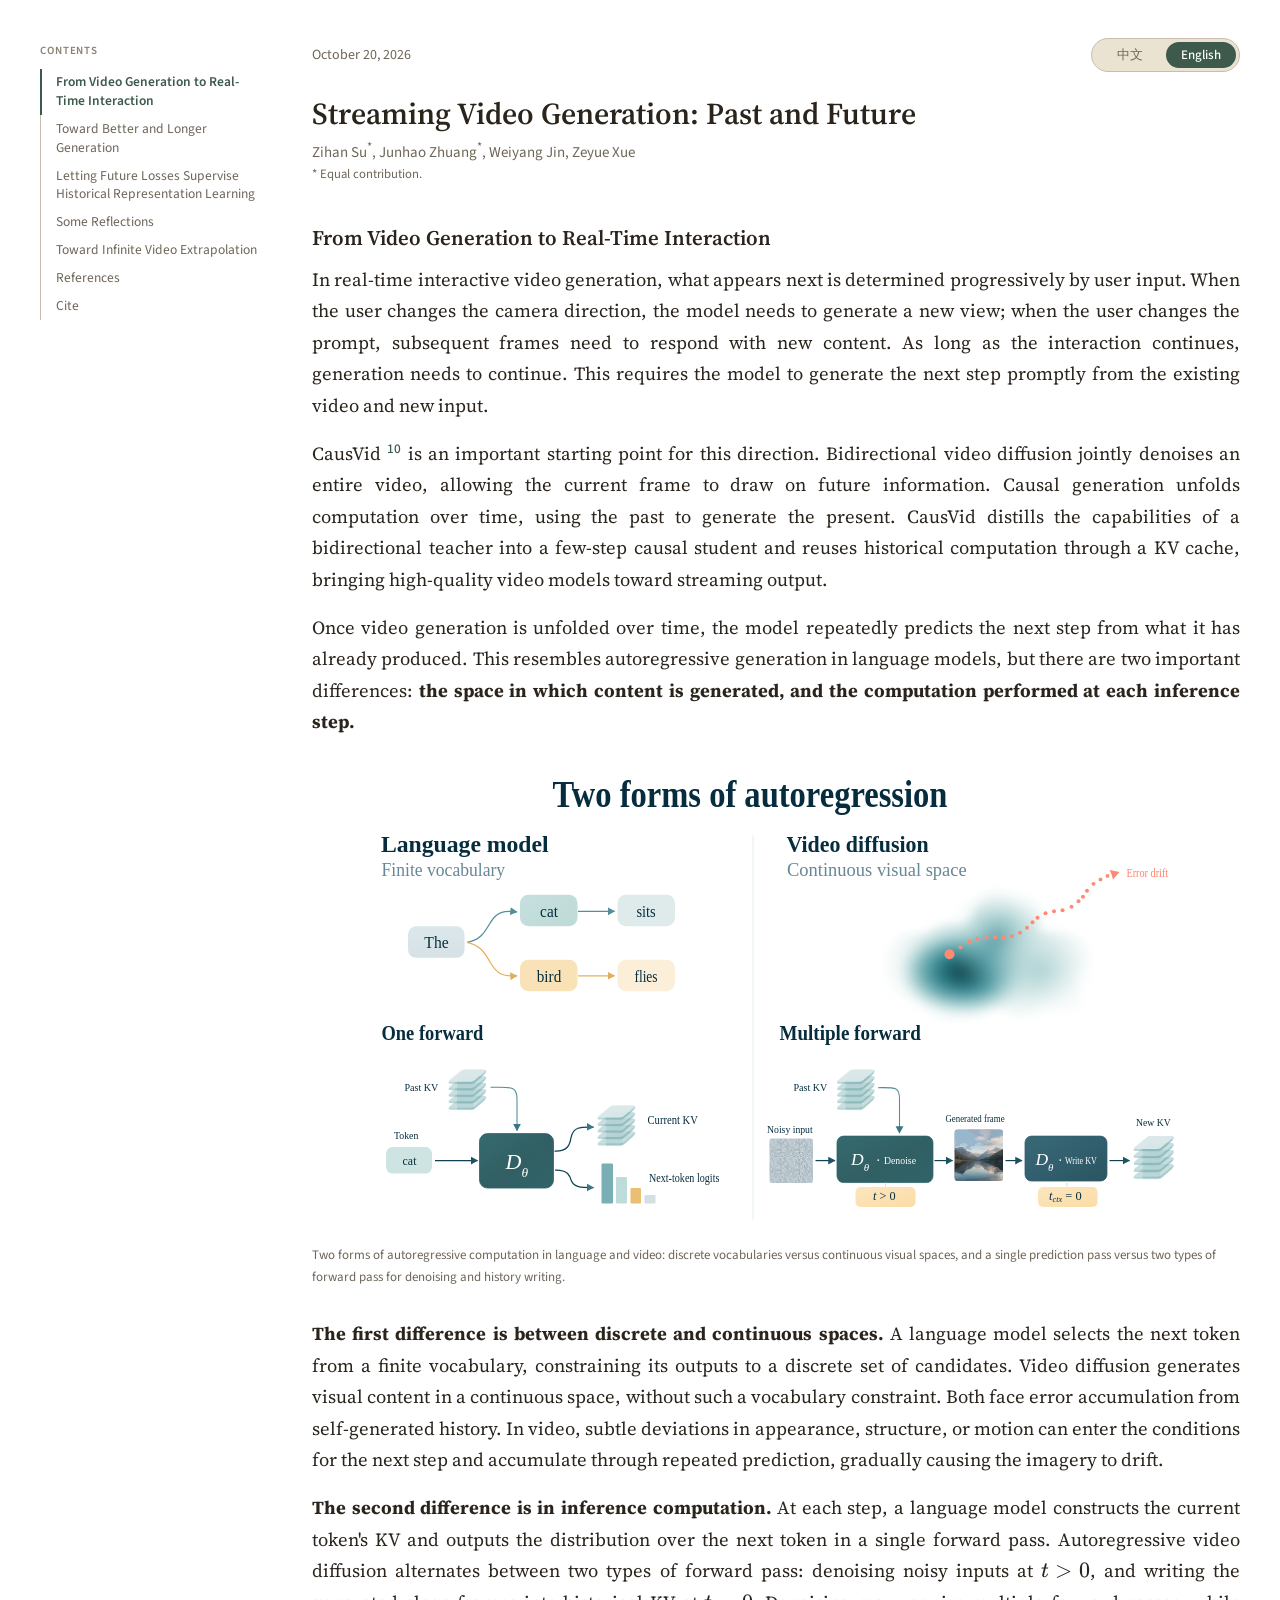
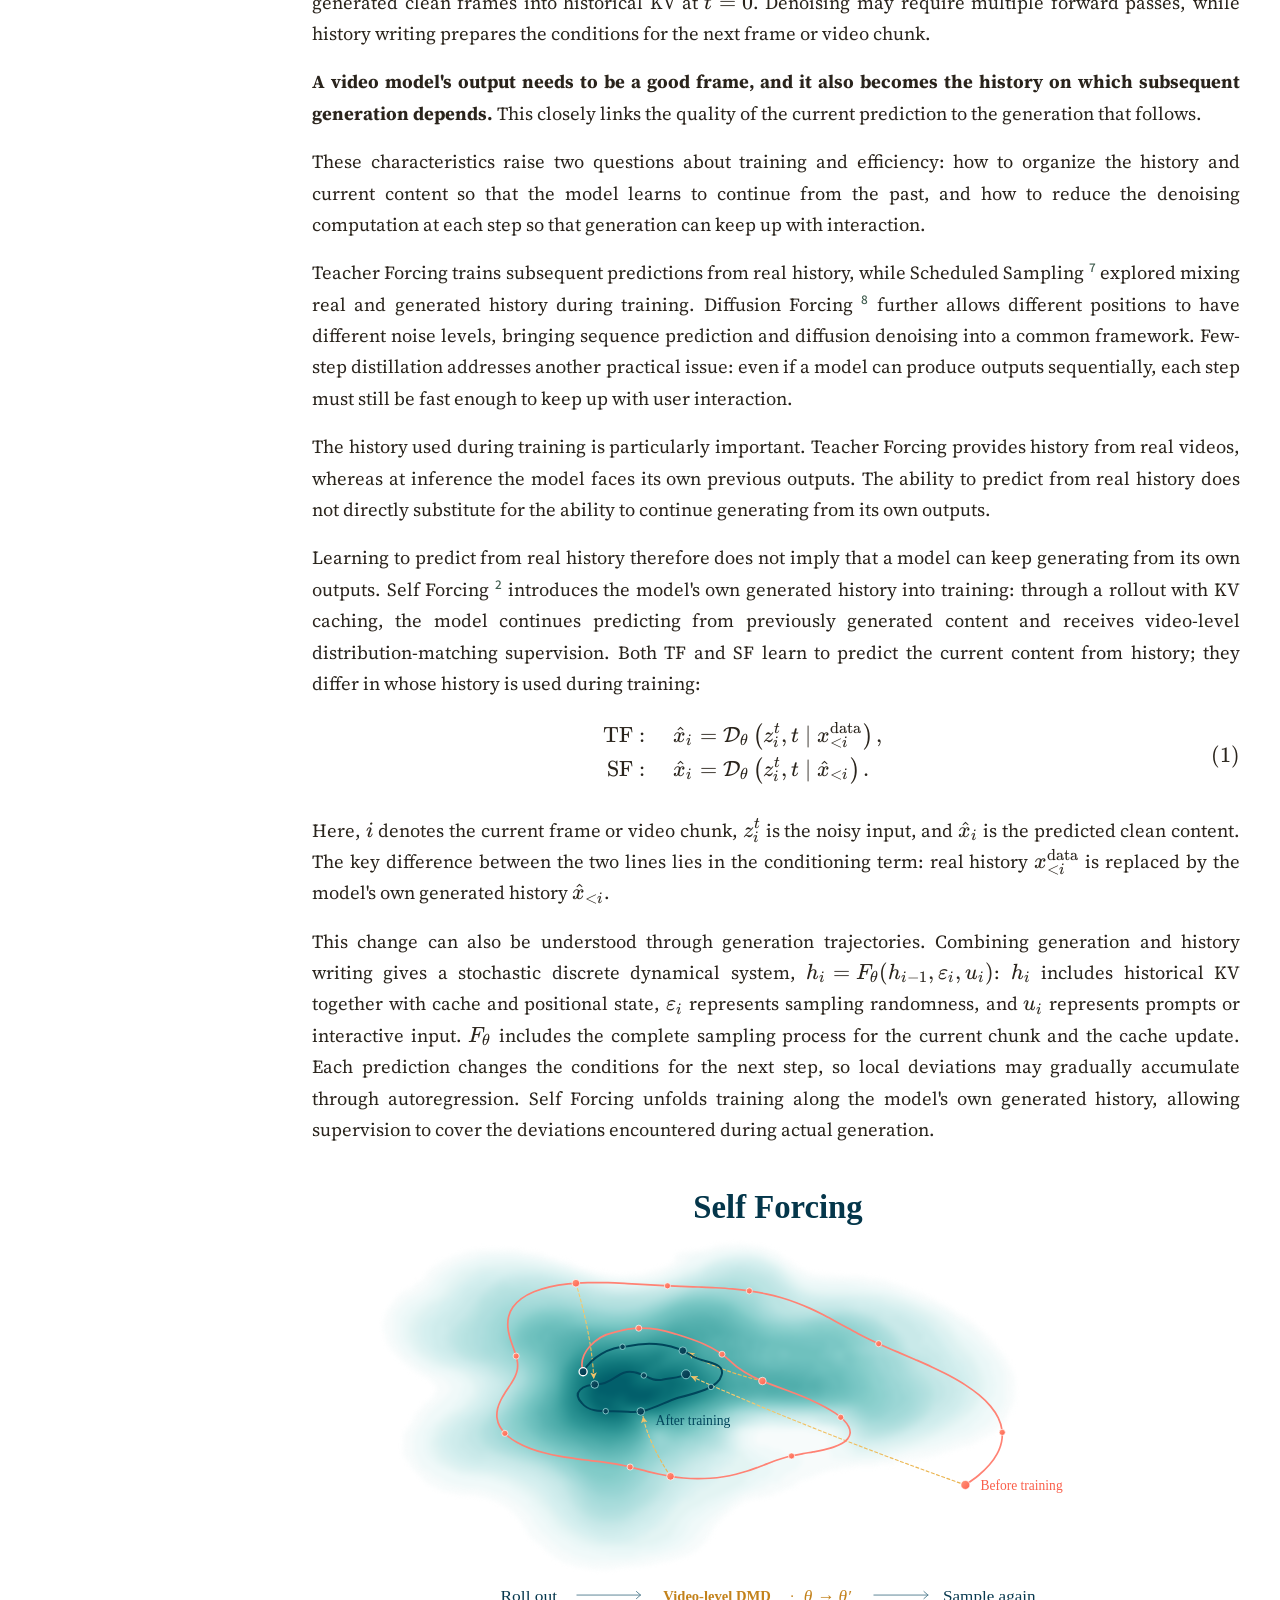
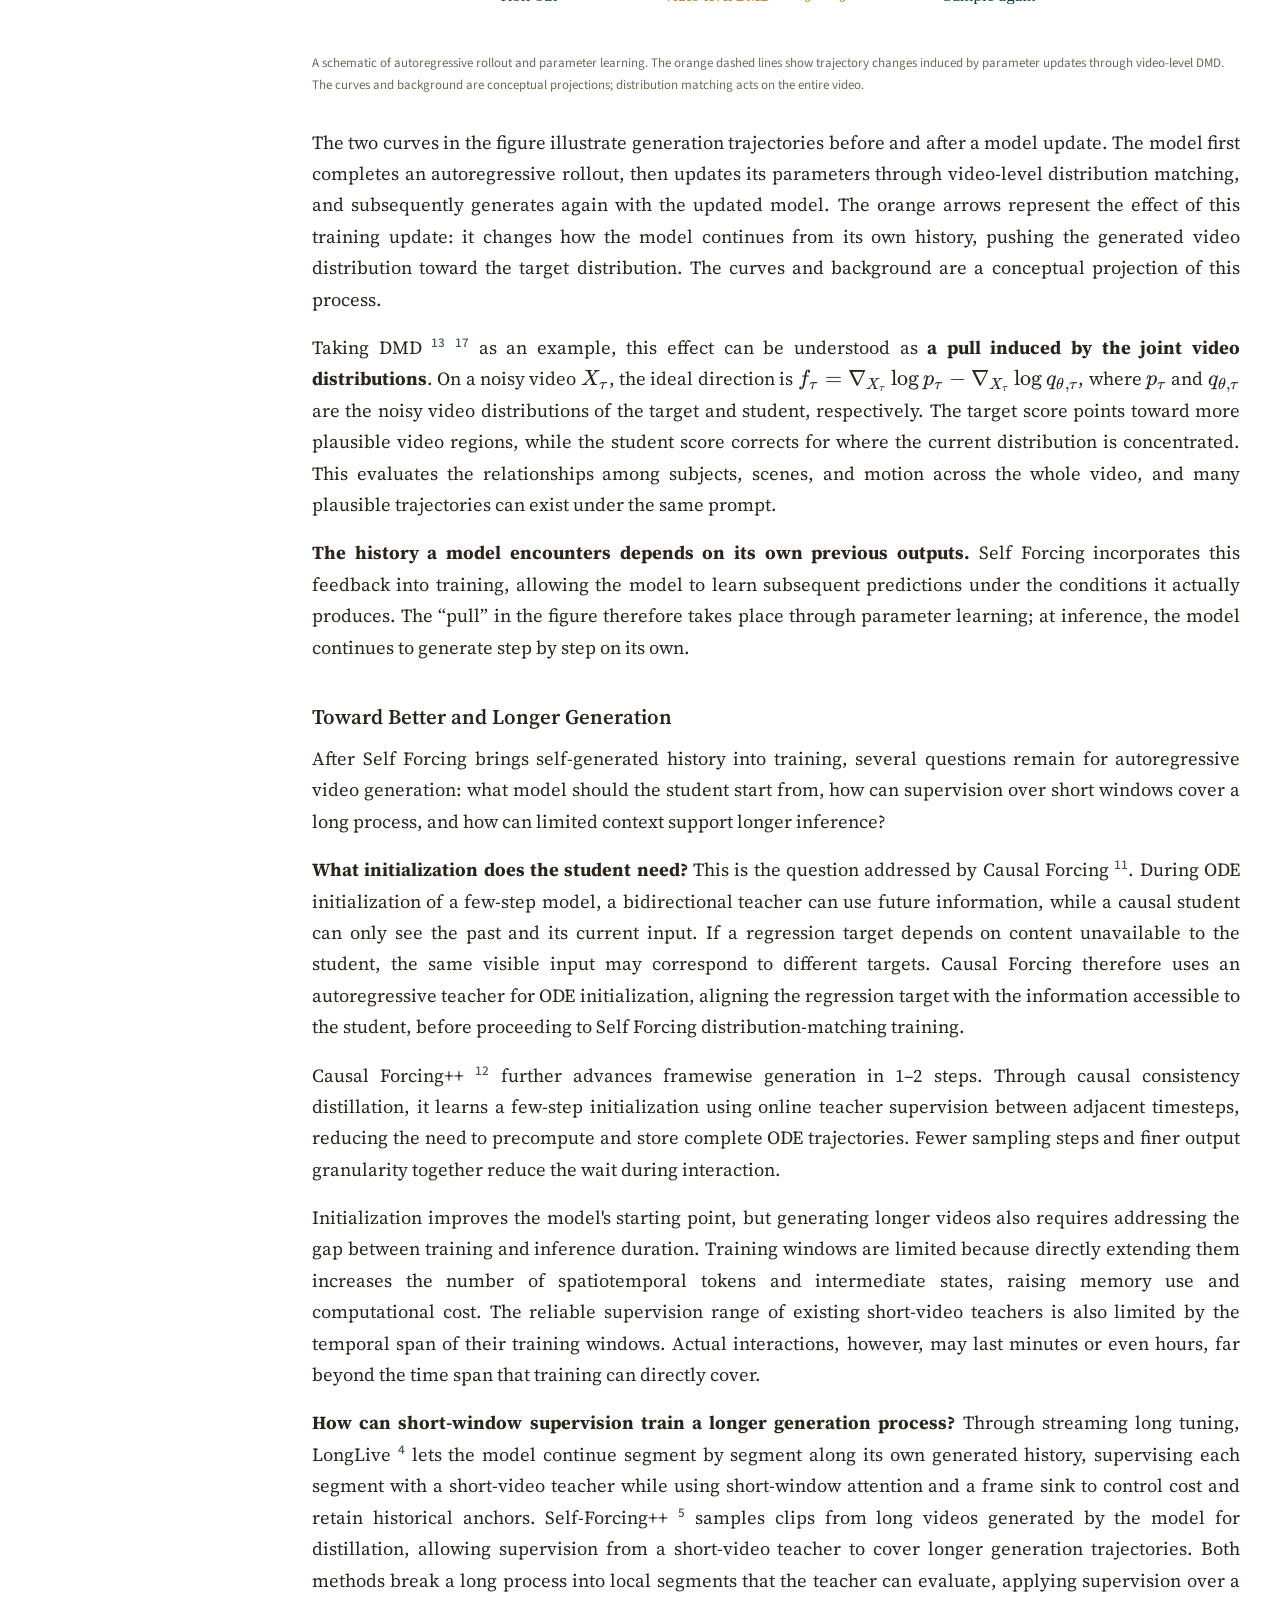
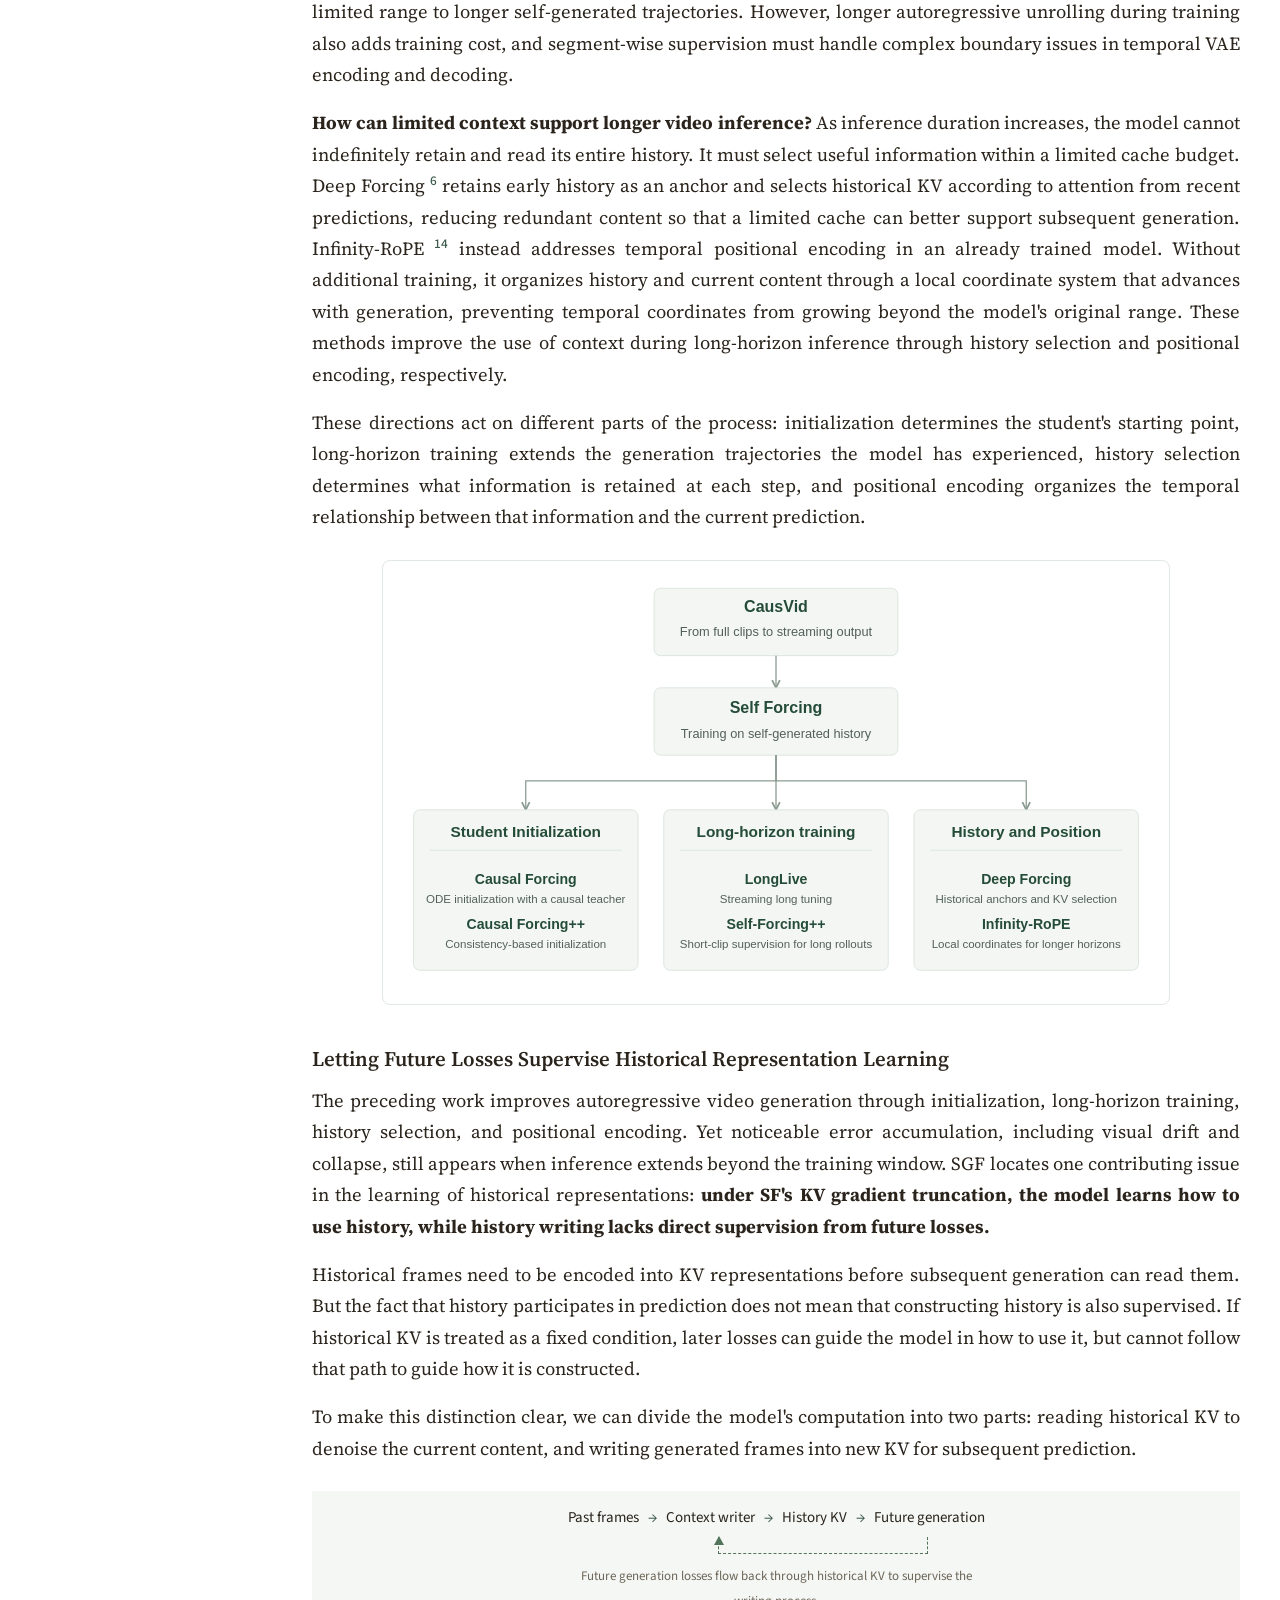
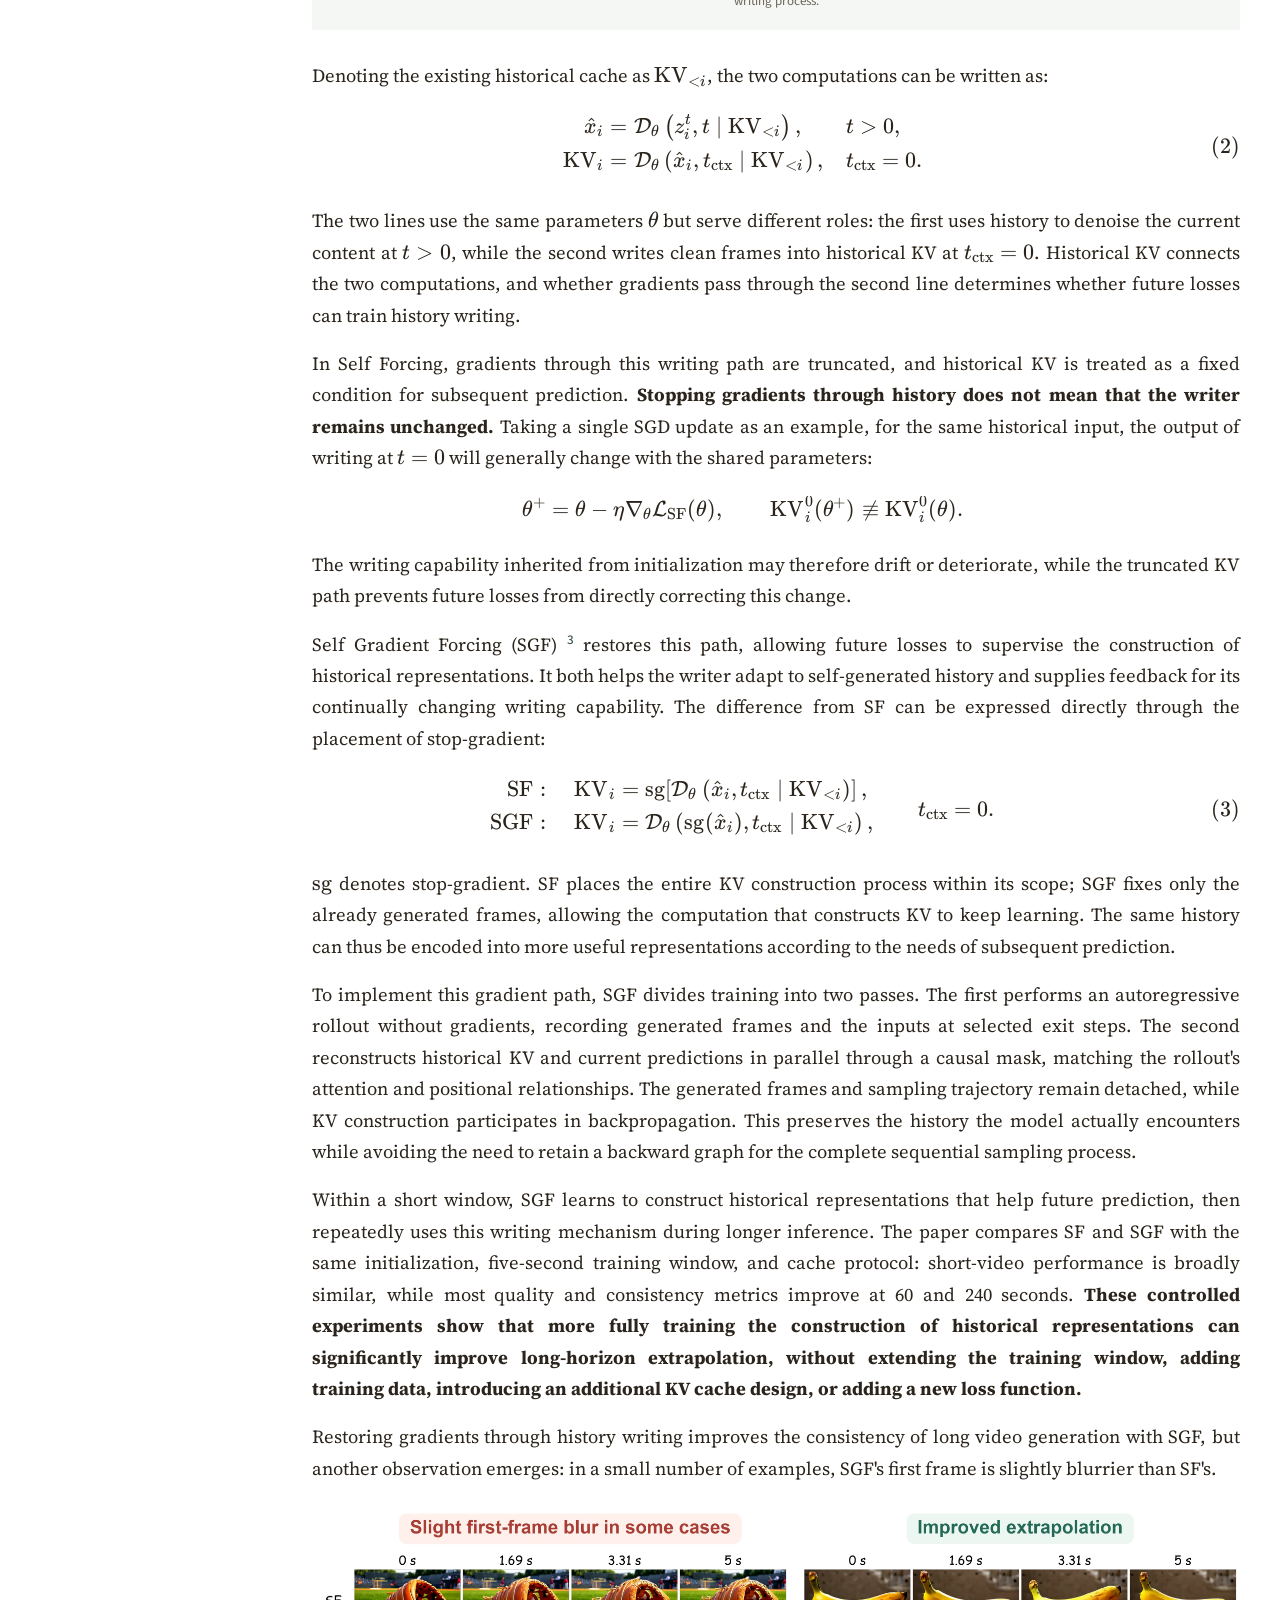
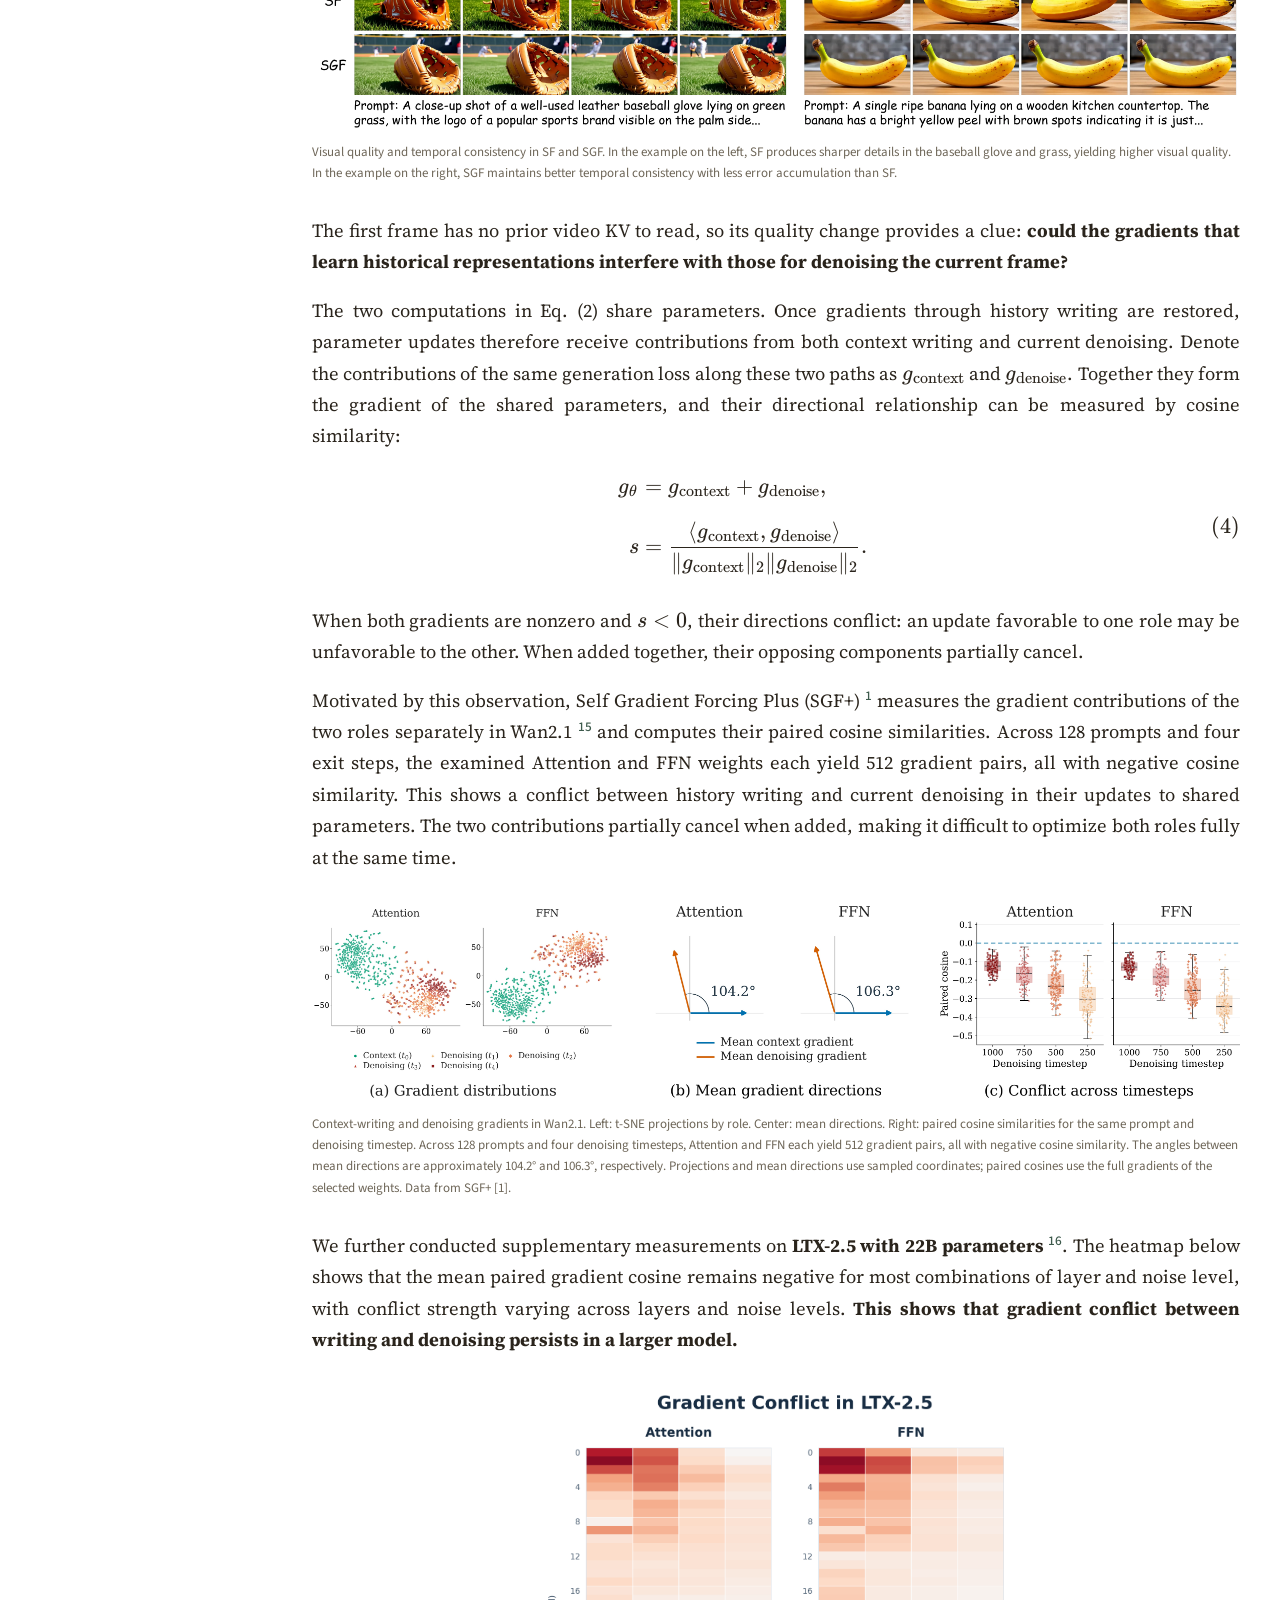
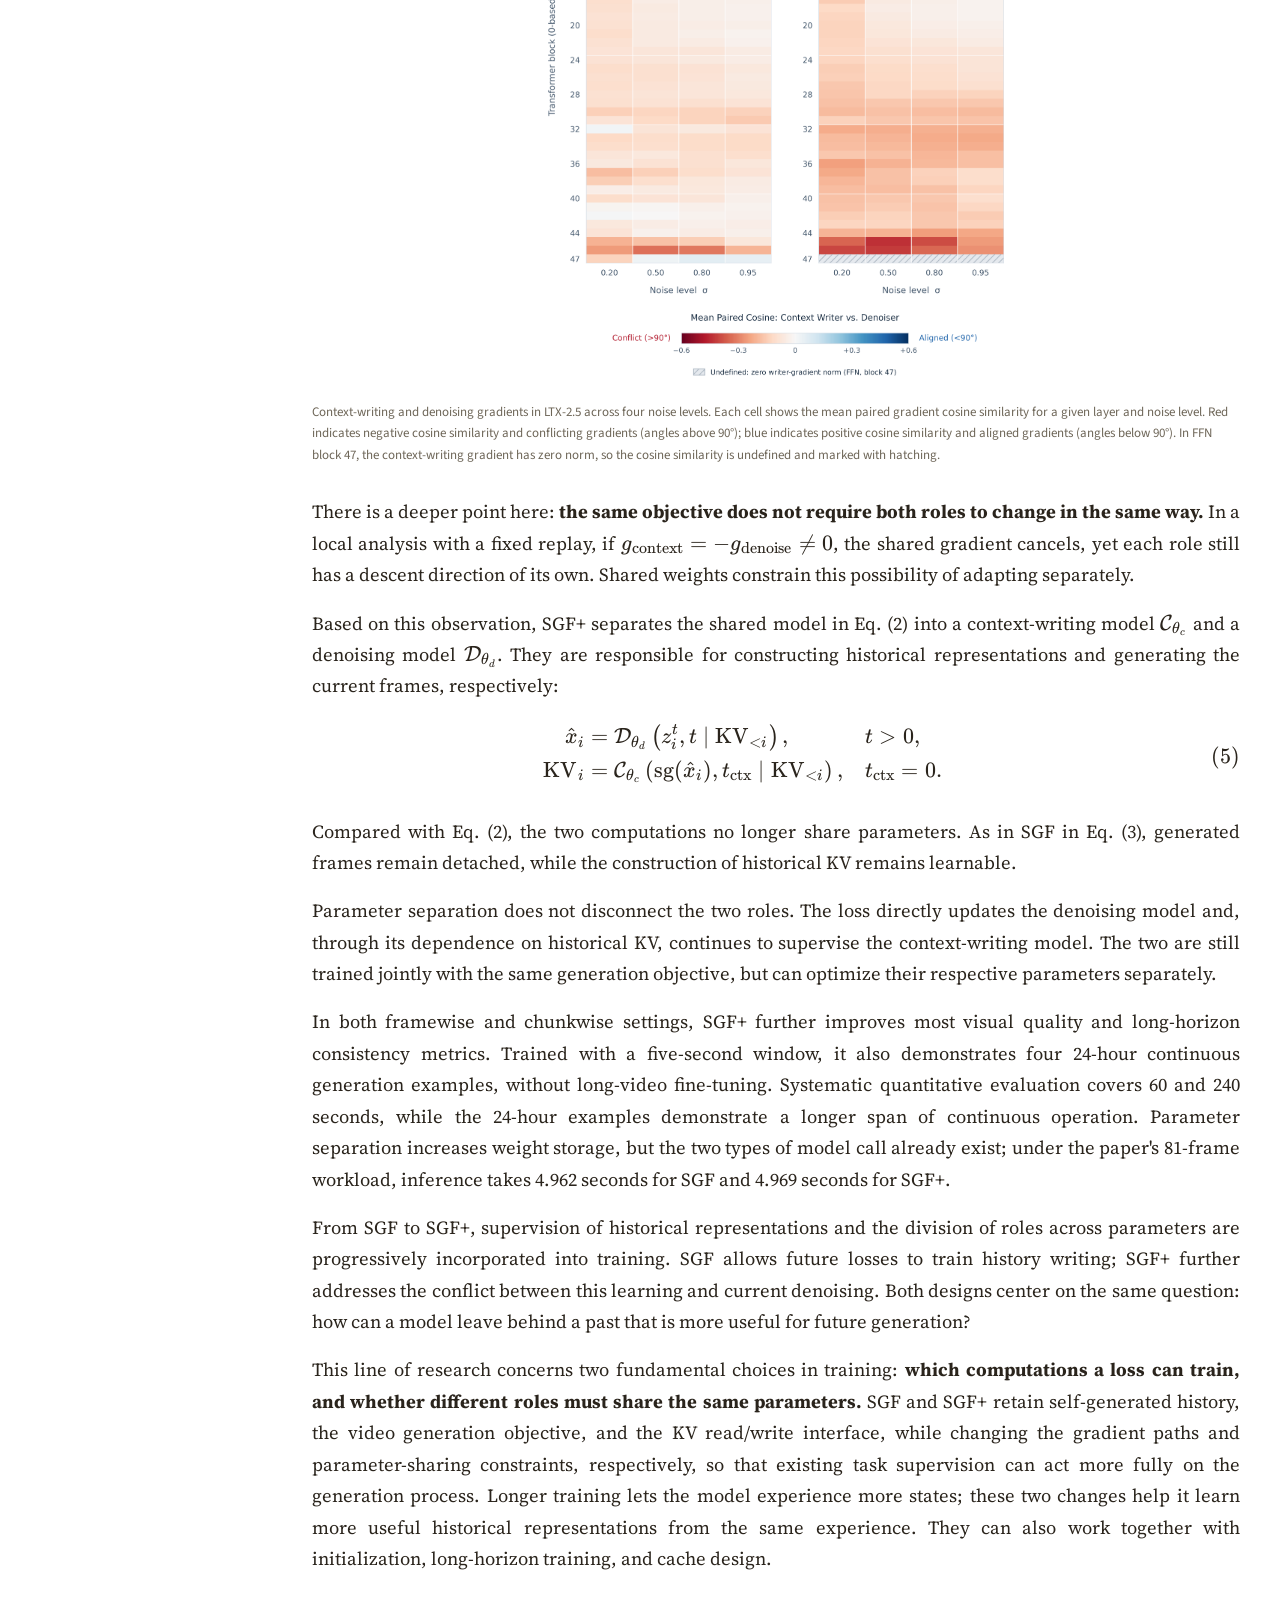
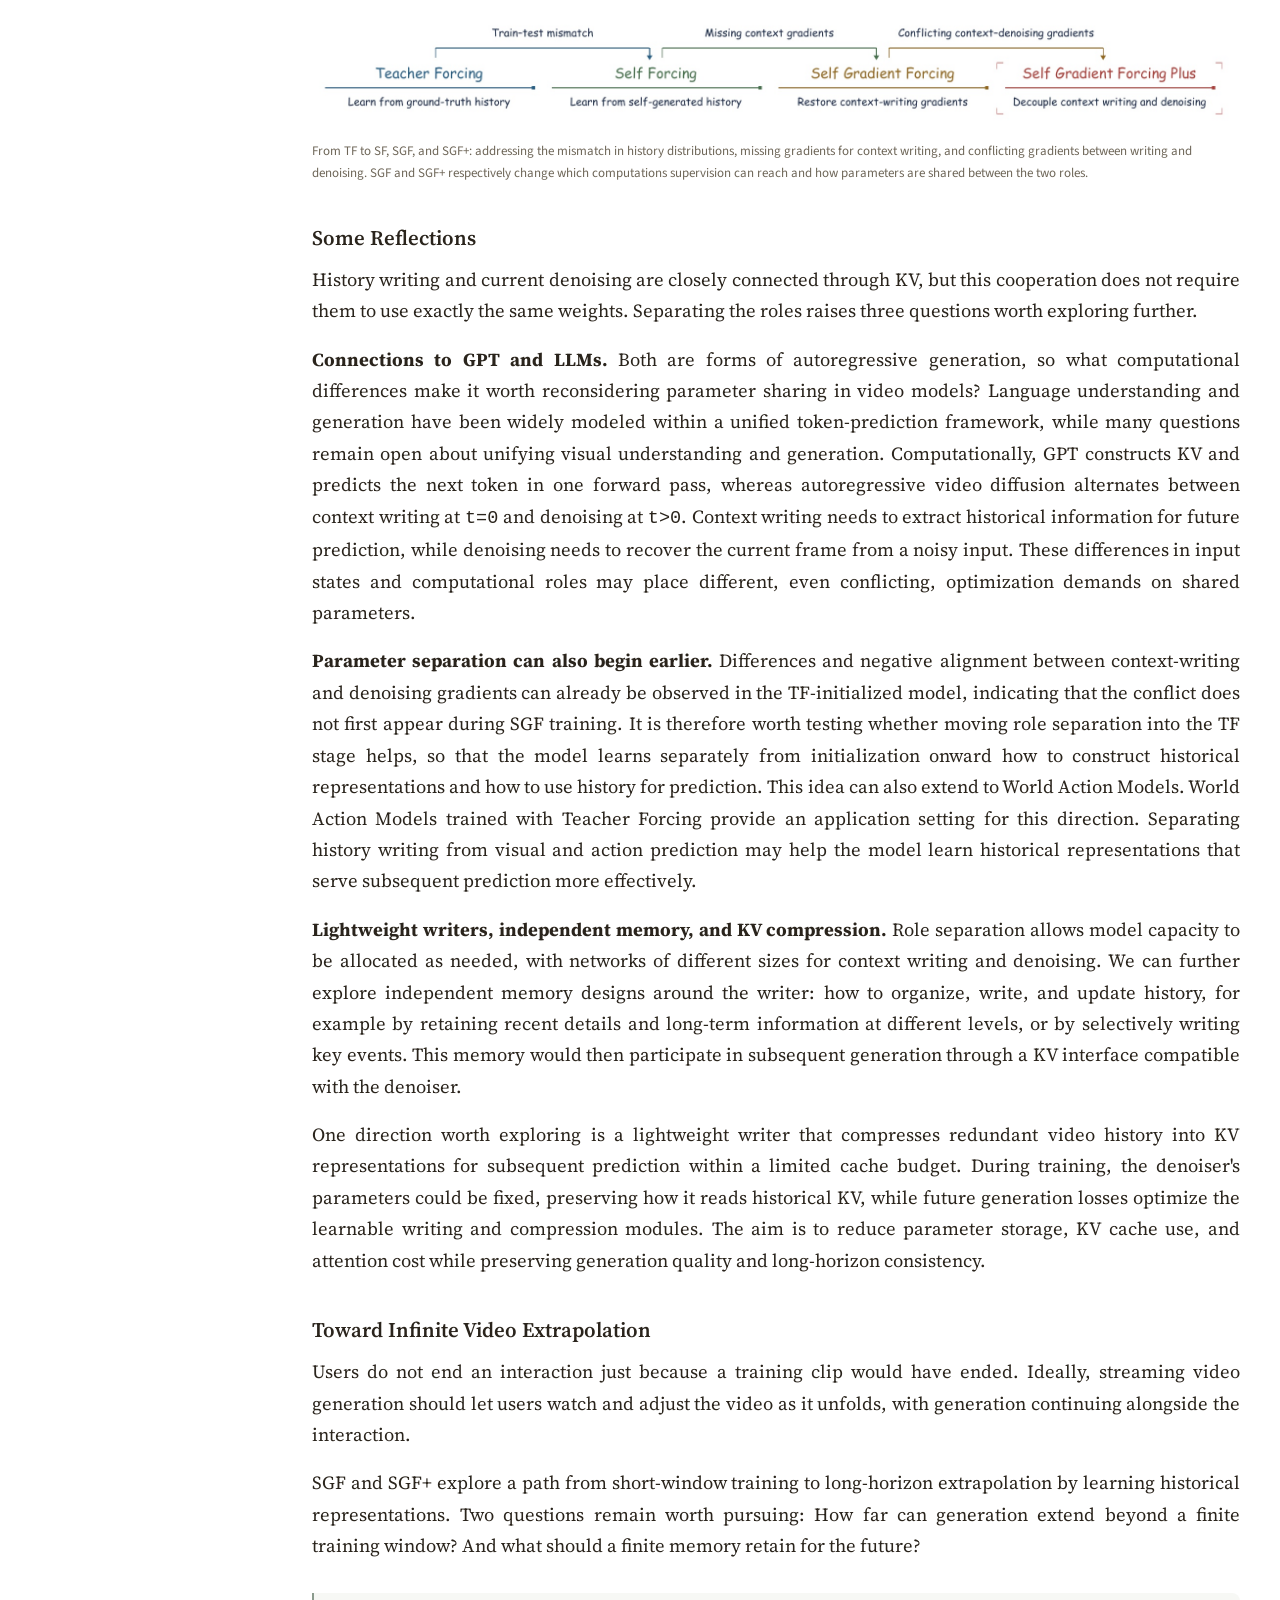
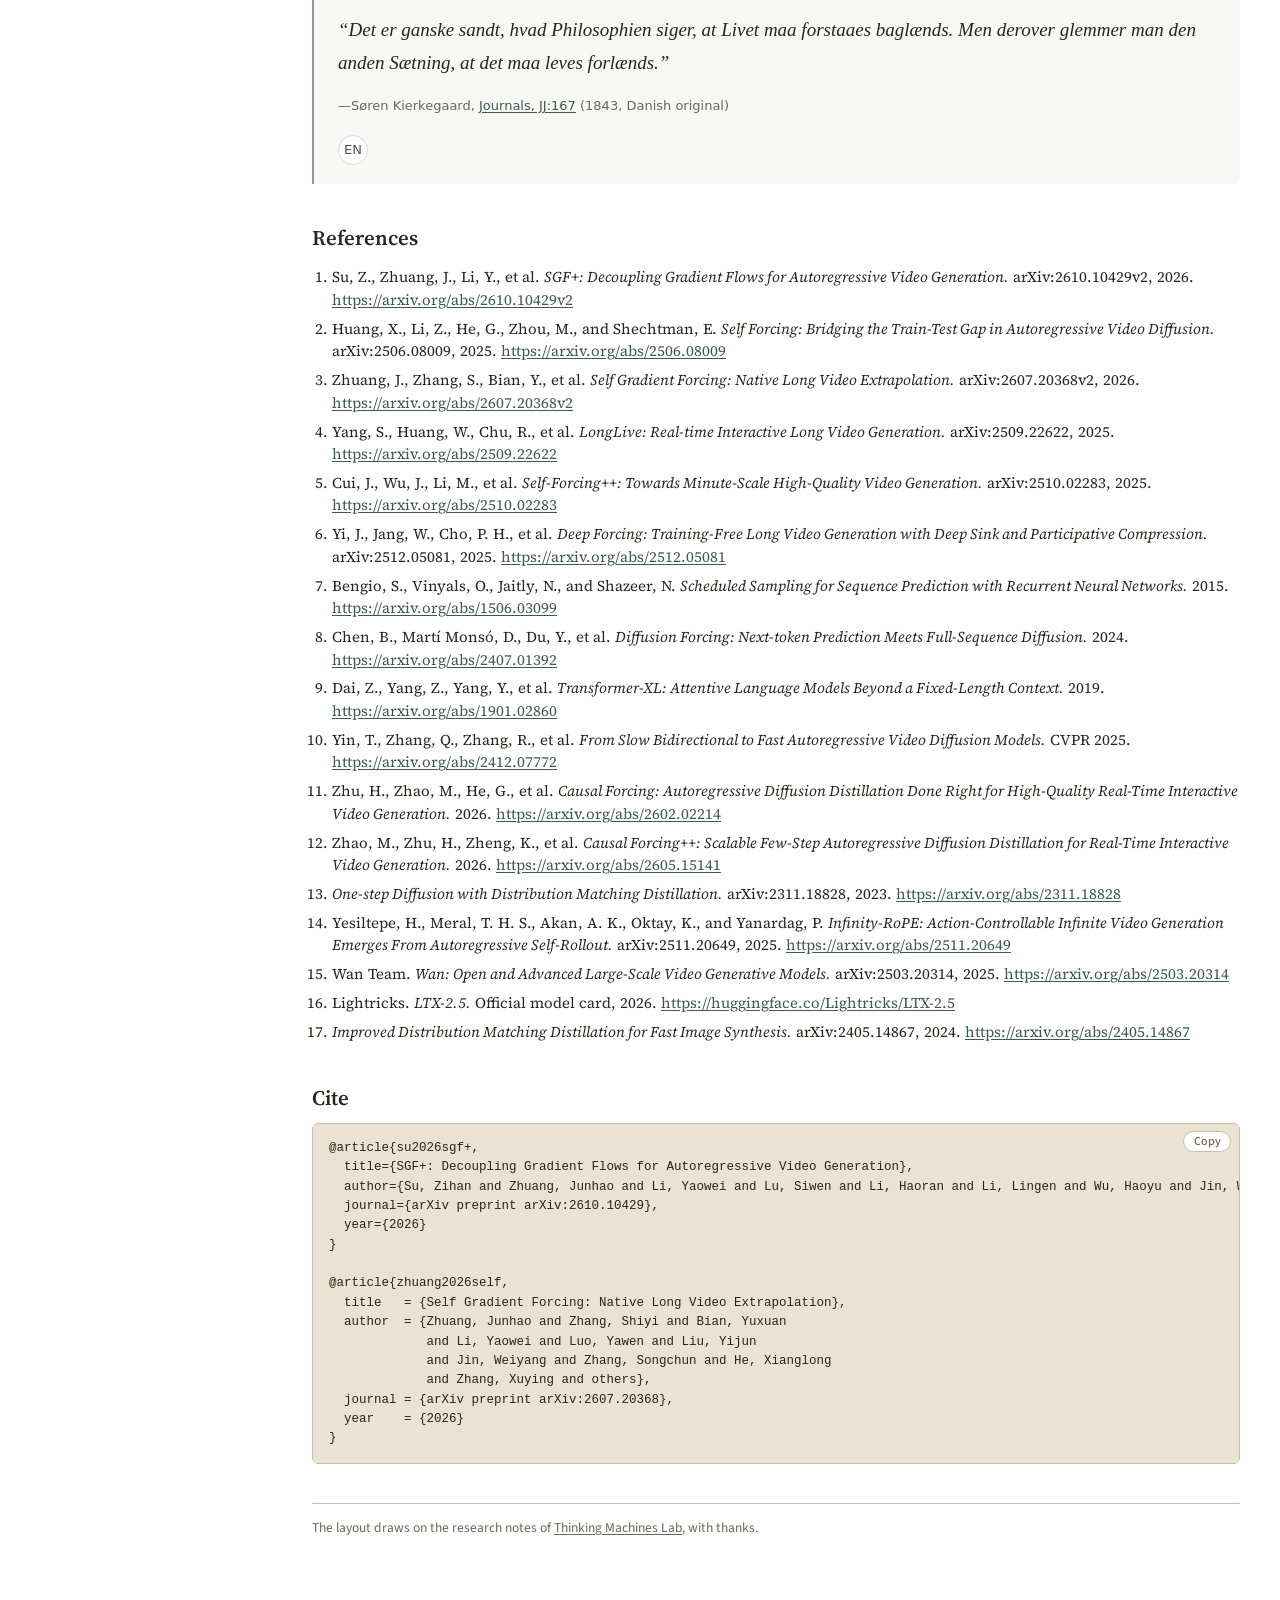
<file: blog/sgf-plus/en.html>
<!doctype html>
<html lang="en"><head><meta charset="utf-8"><title>Streaming Video Generation: Past and Future</title><link rel="canonical" href="https://zihan-su.github.io/blog/sgf-plus/index.html"><meta http-equiv="refresh" content="0; url=index.html"><script>location.replace('index.html' + location.search + location.hash);</script></head><body><a href="index.html">Continue to the English article</a></body></html>
</file>
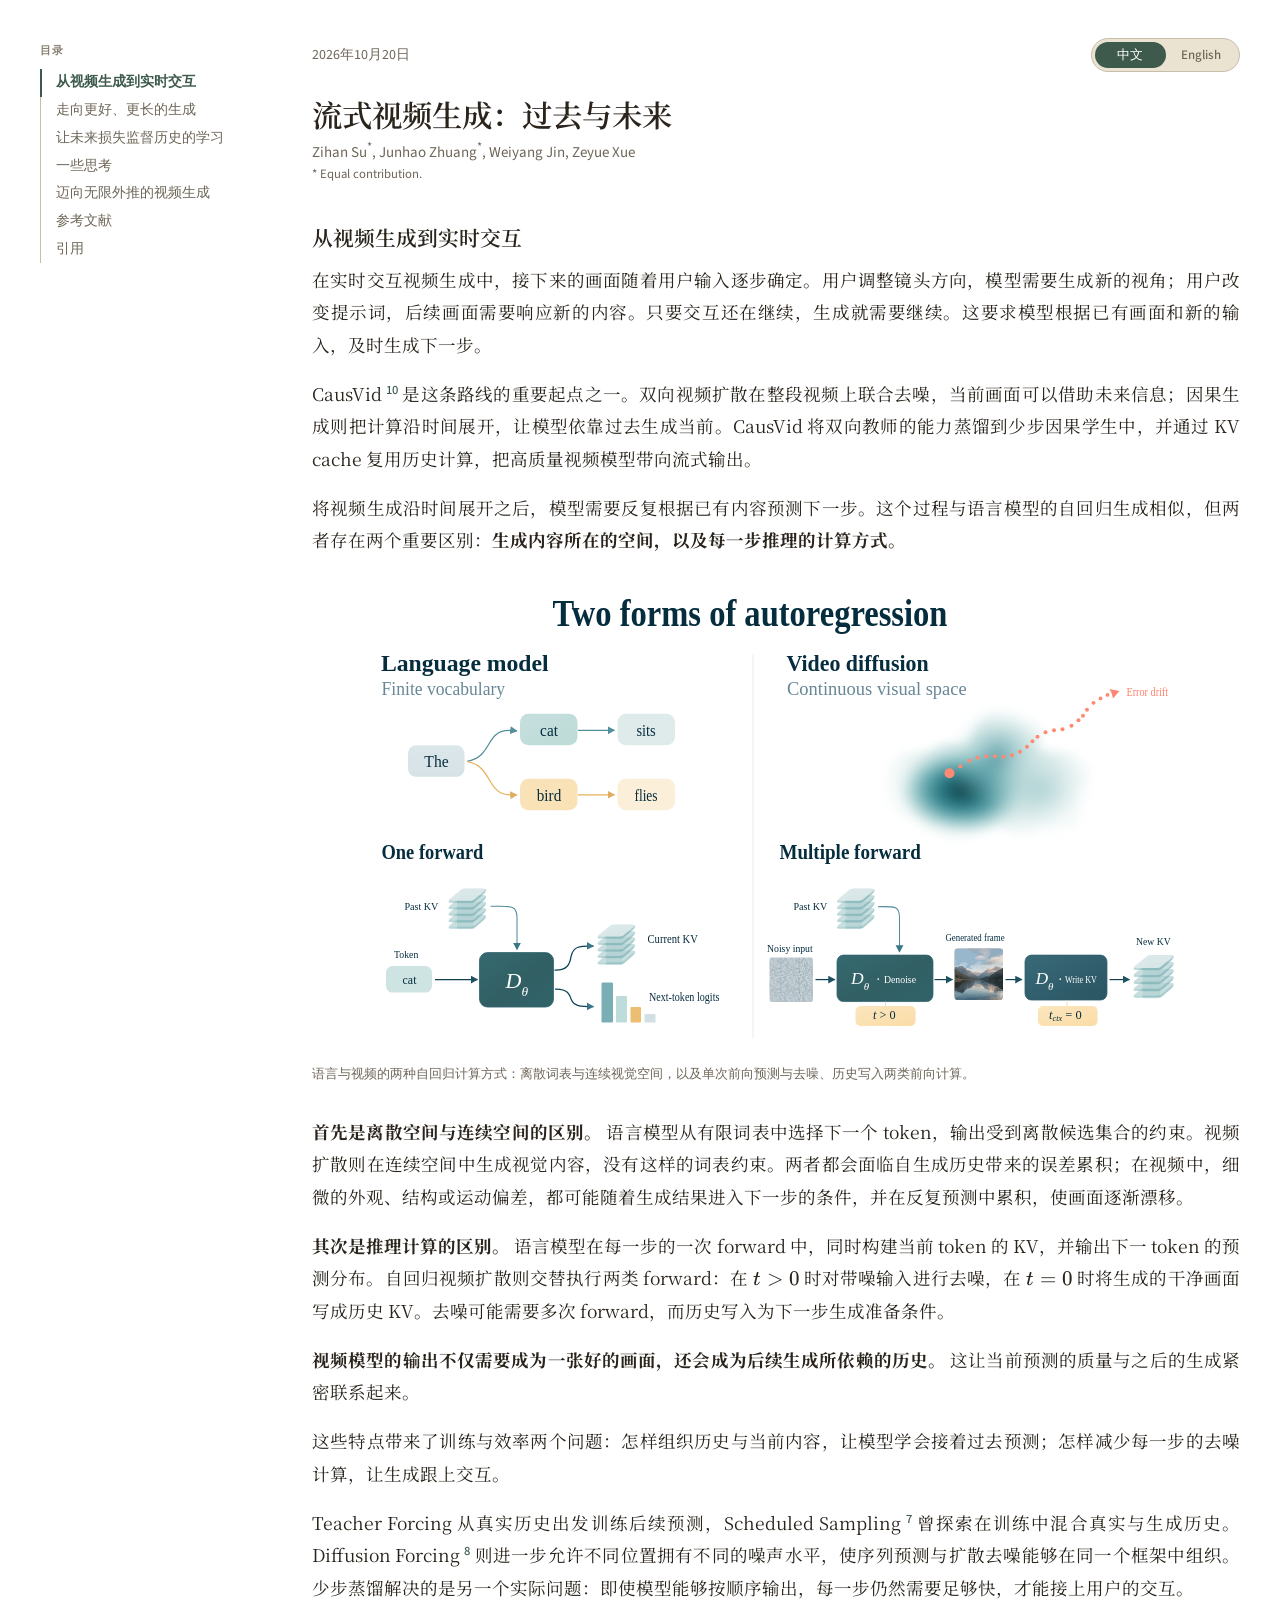
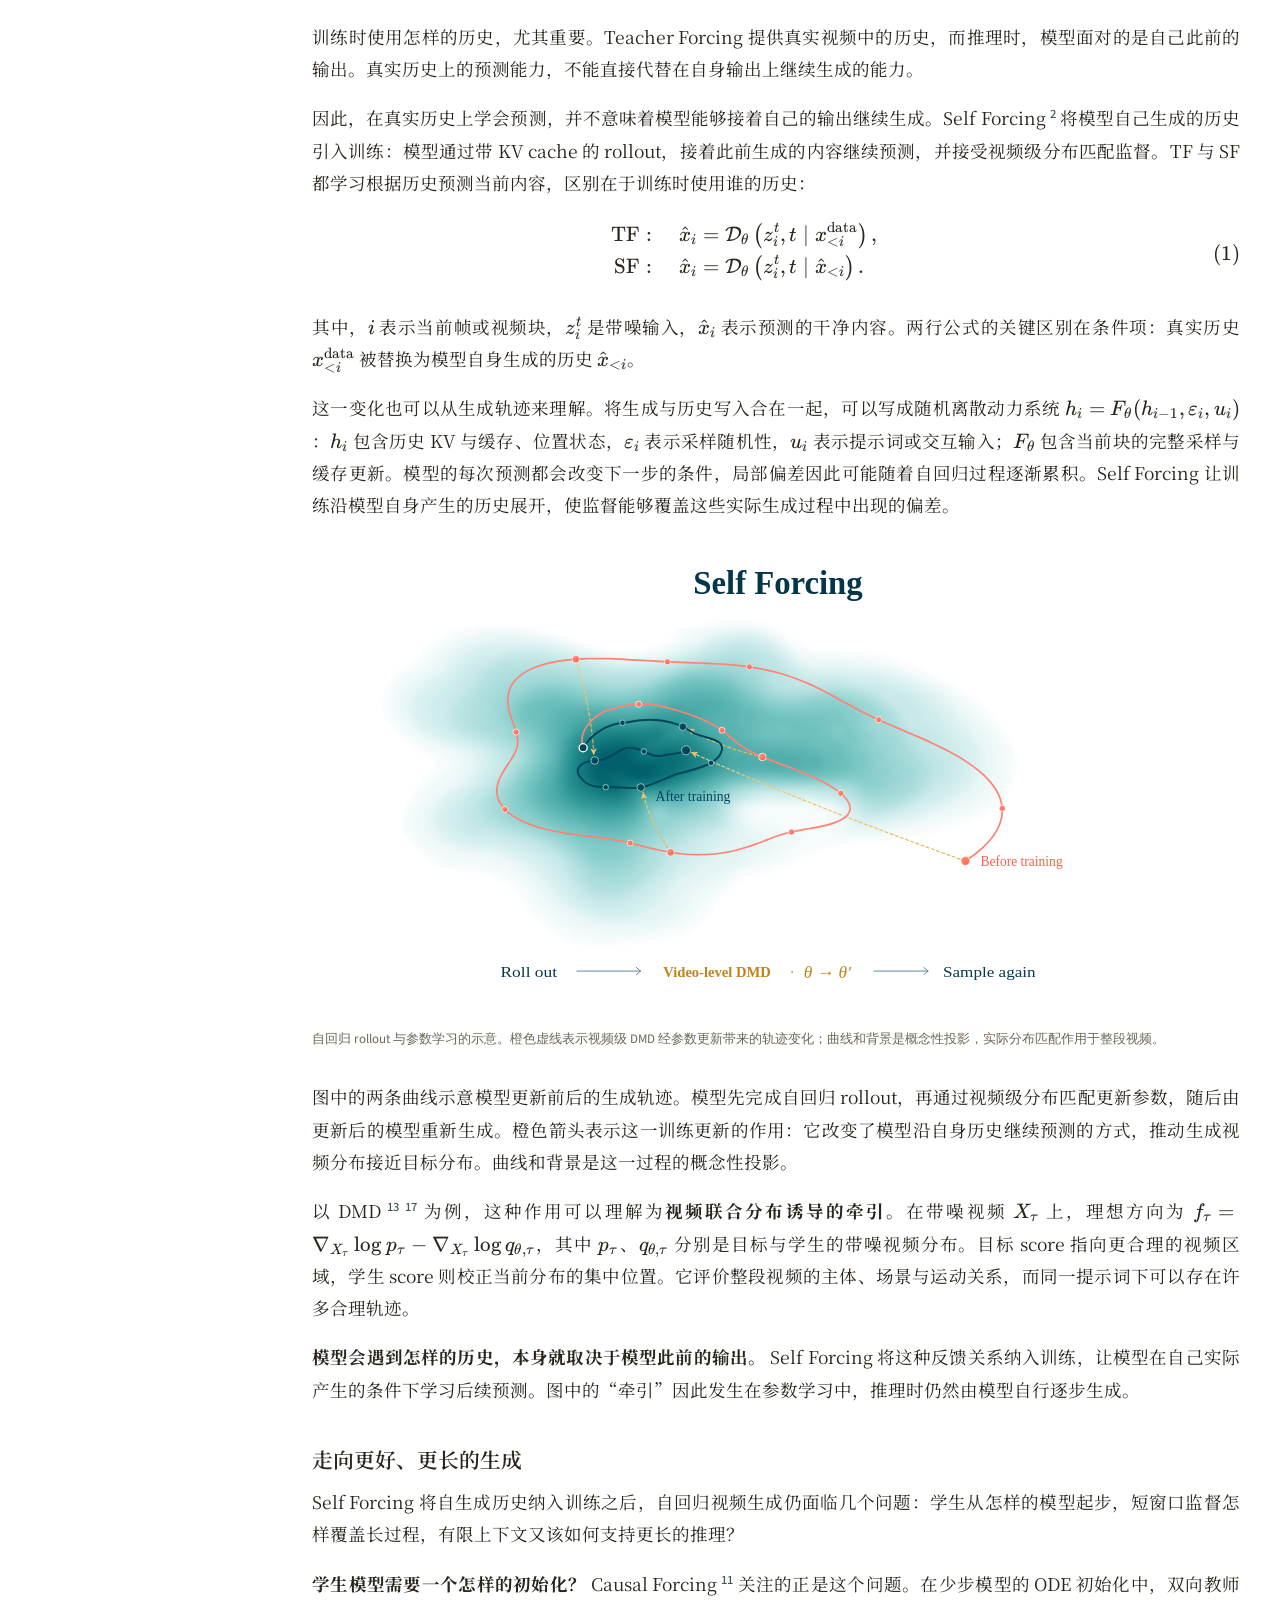
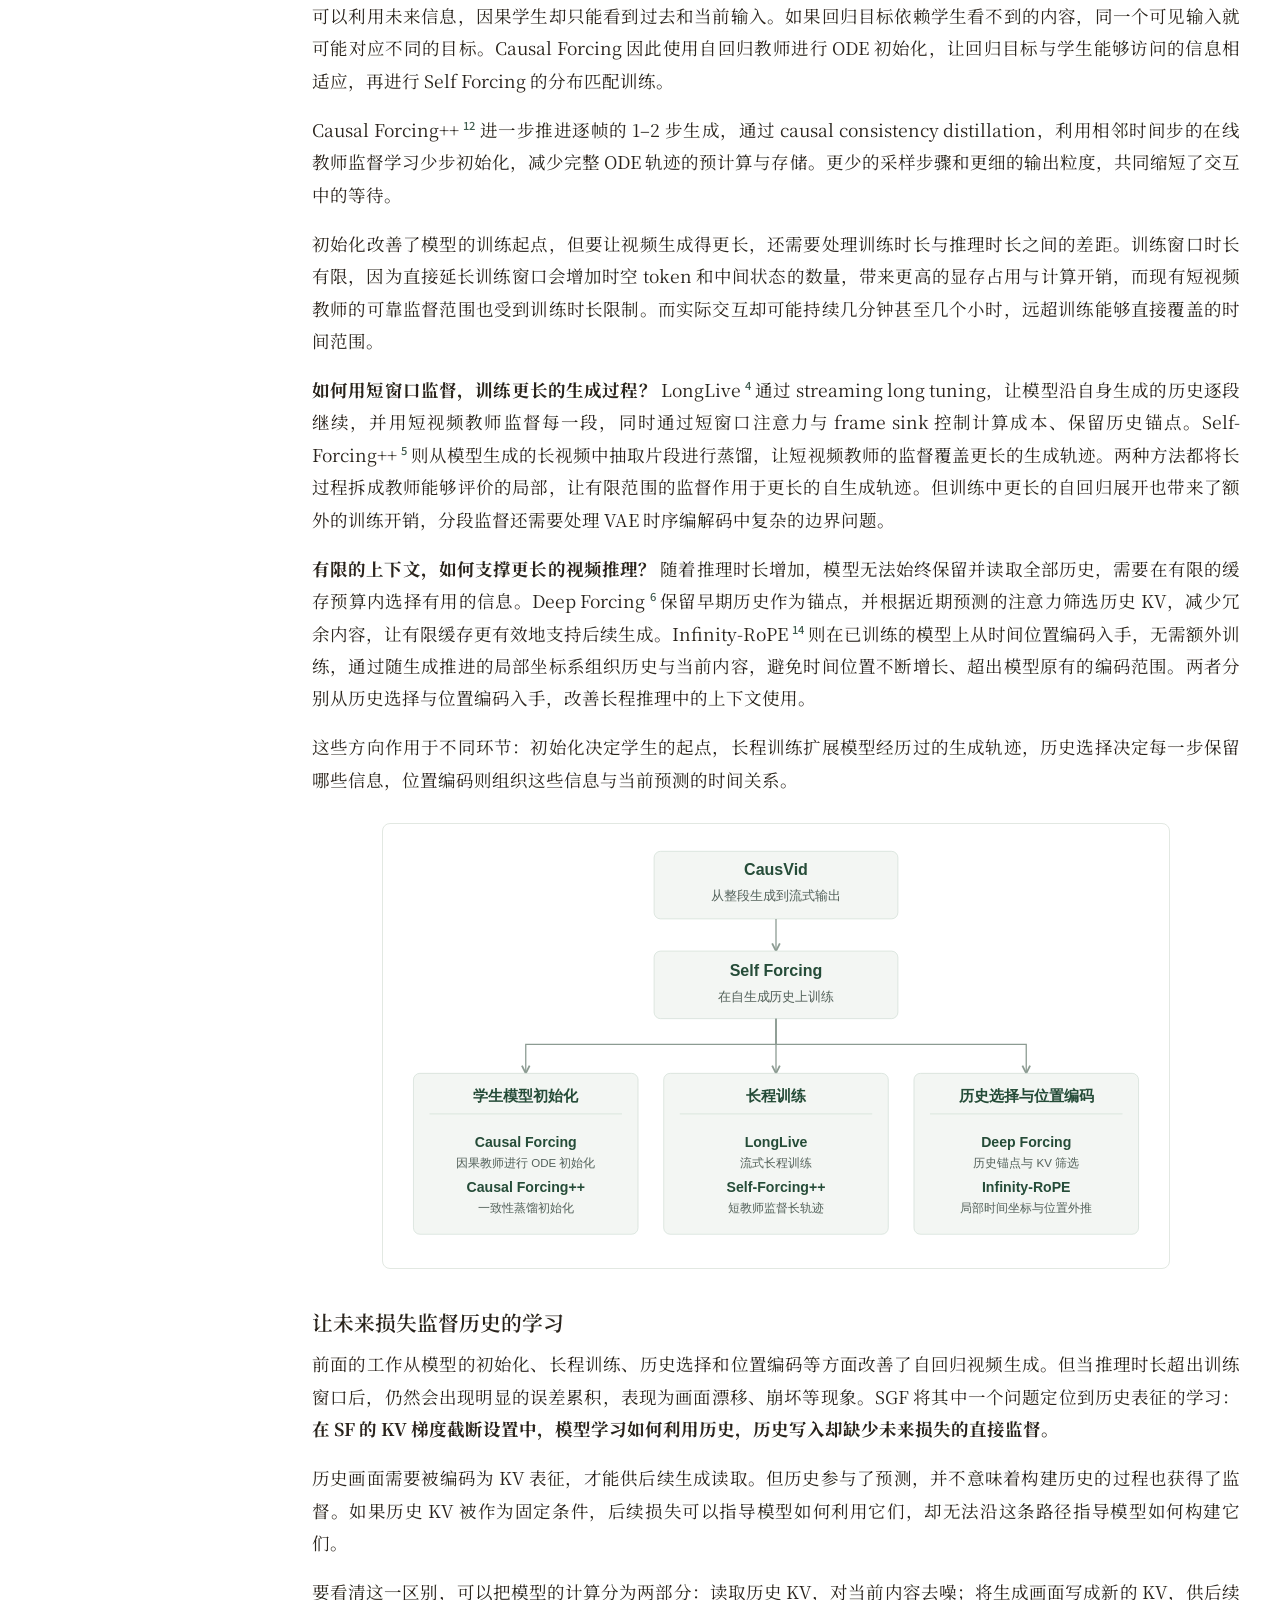
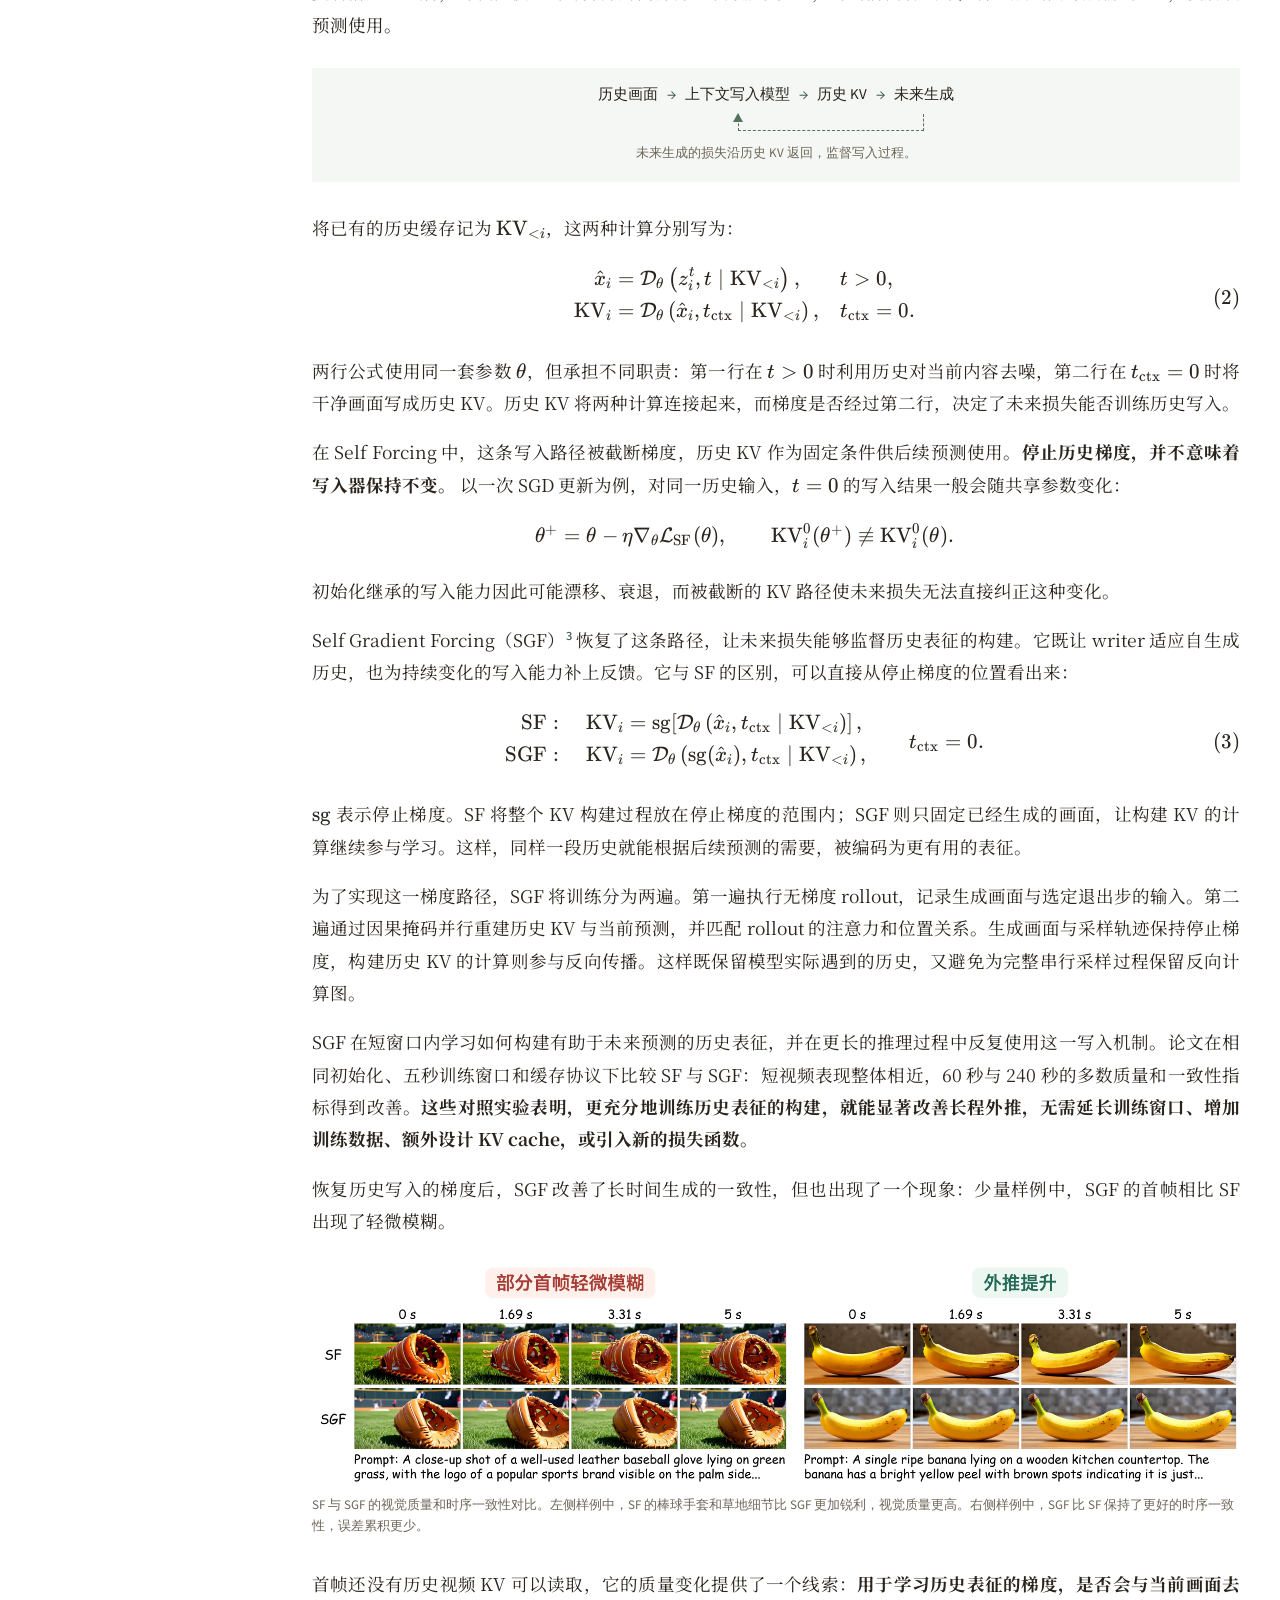
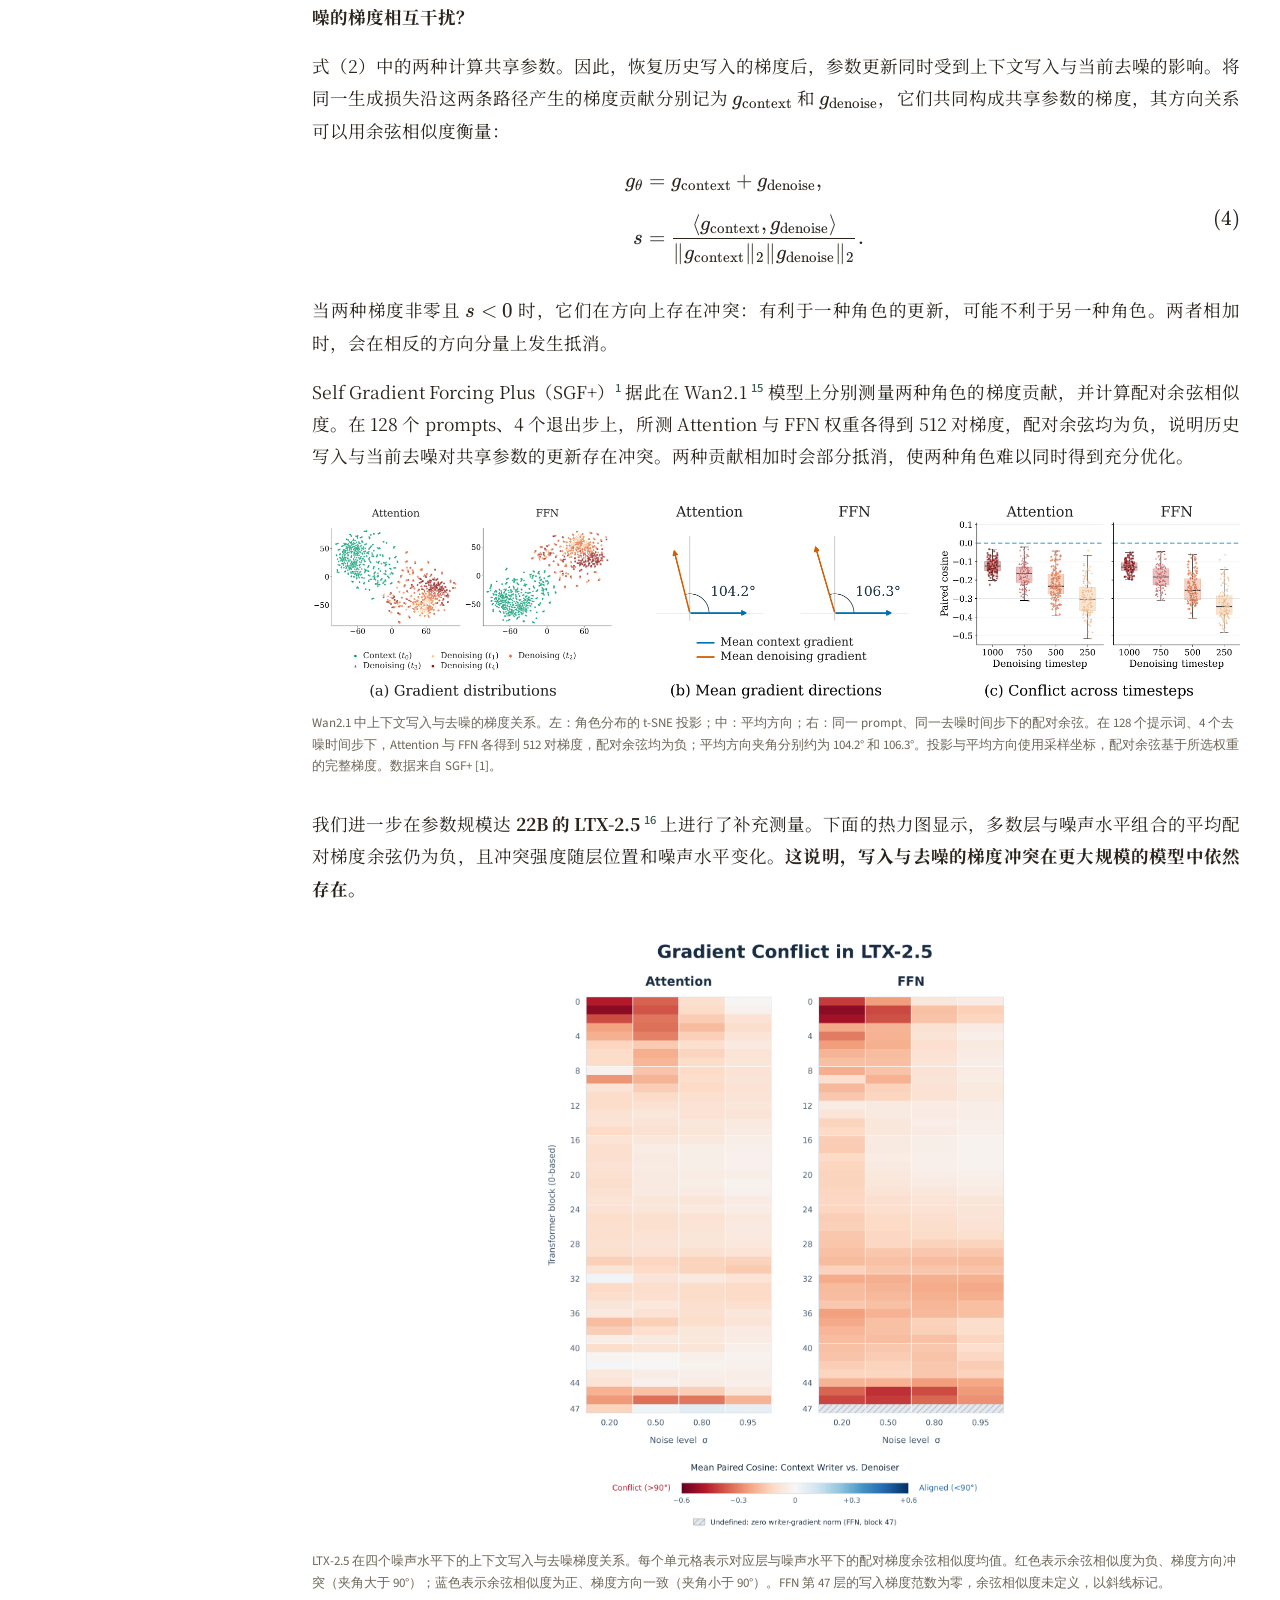
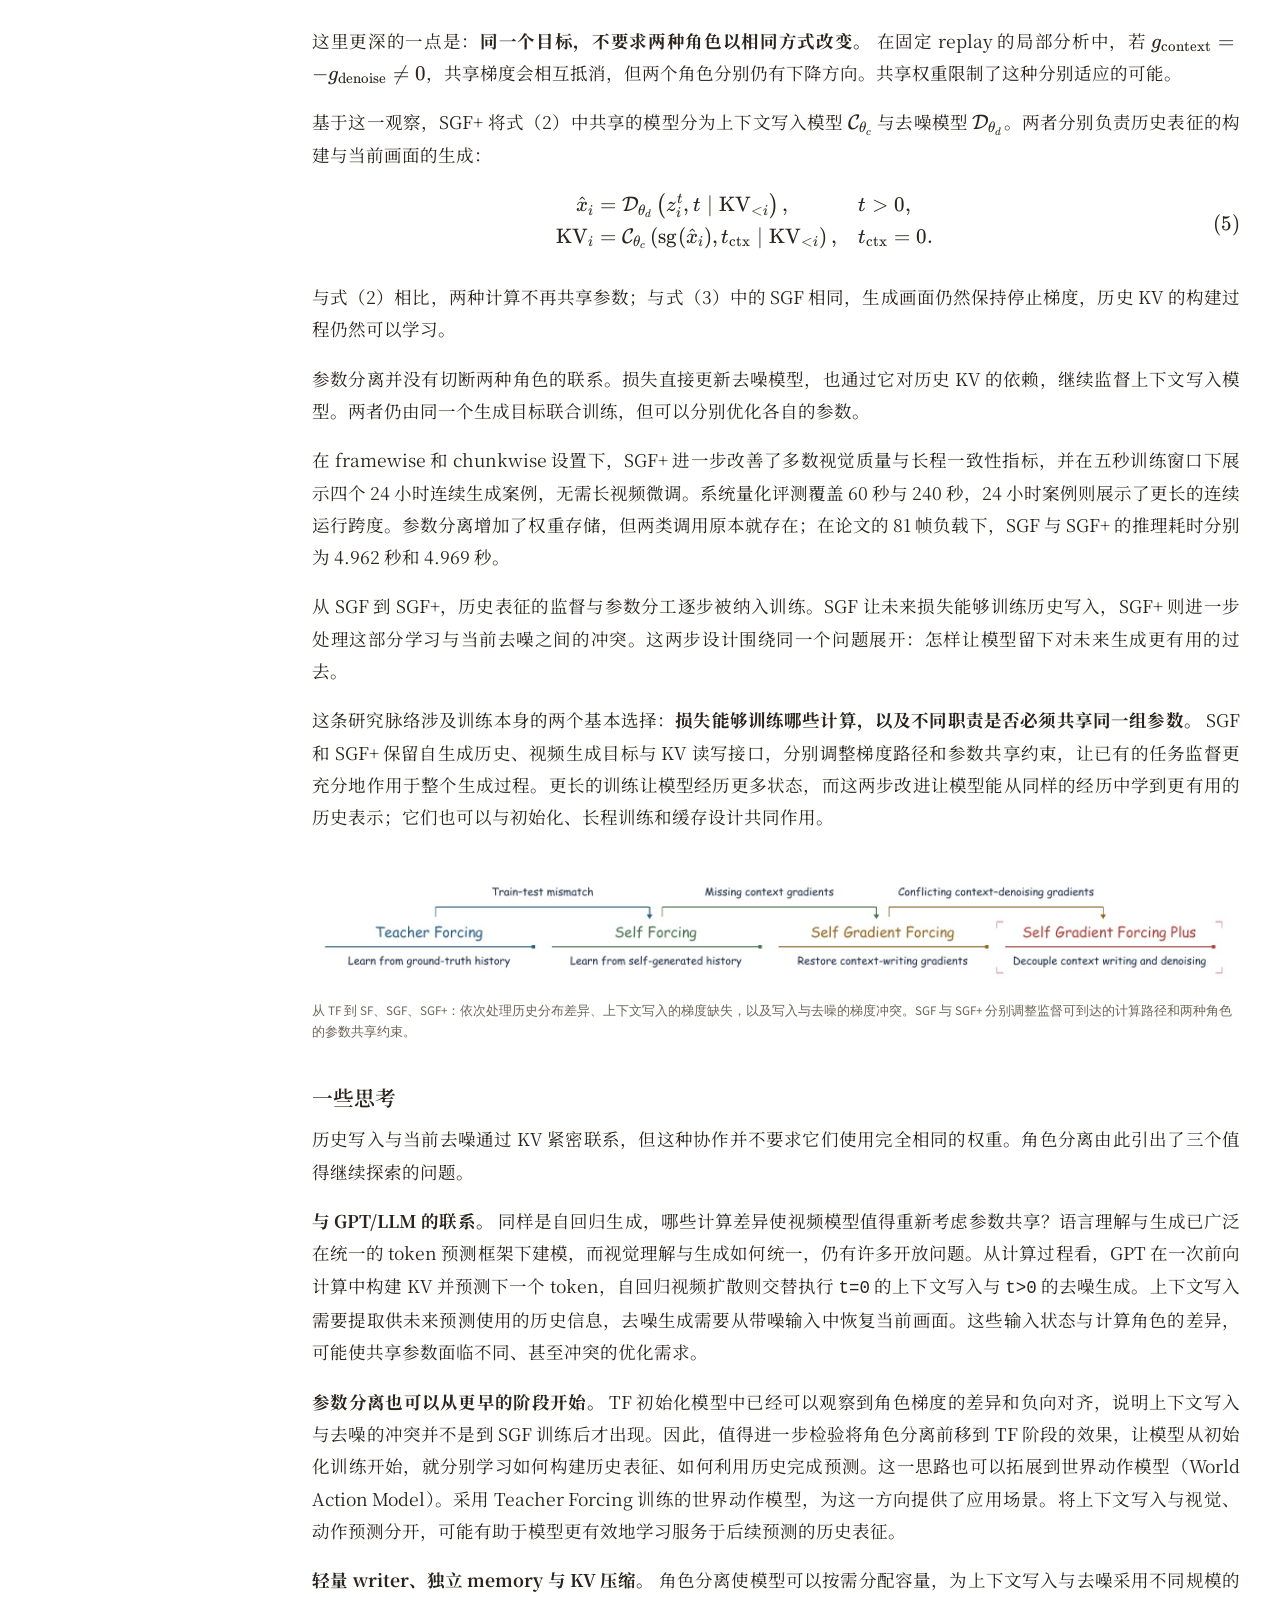
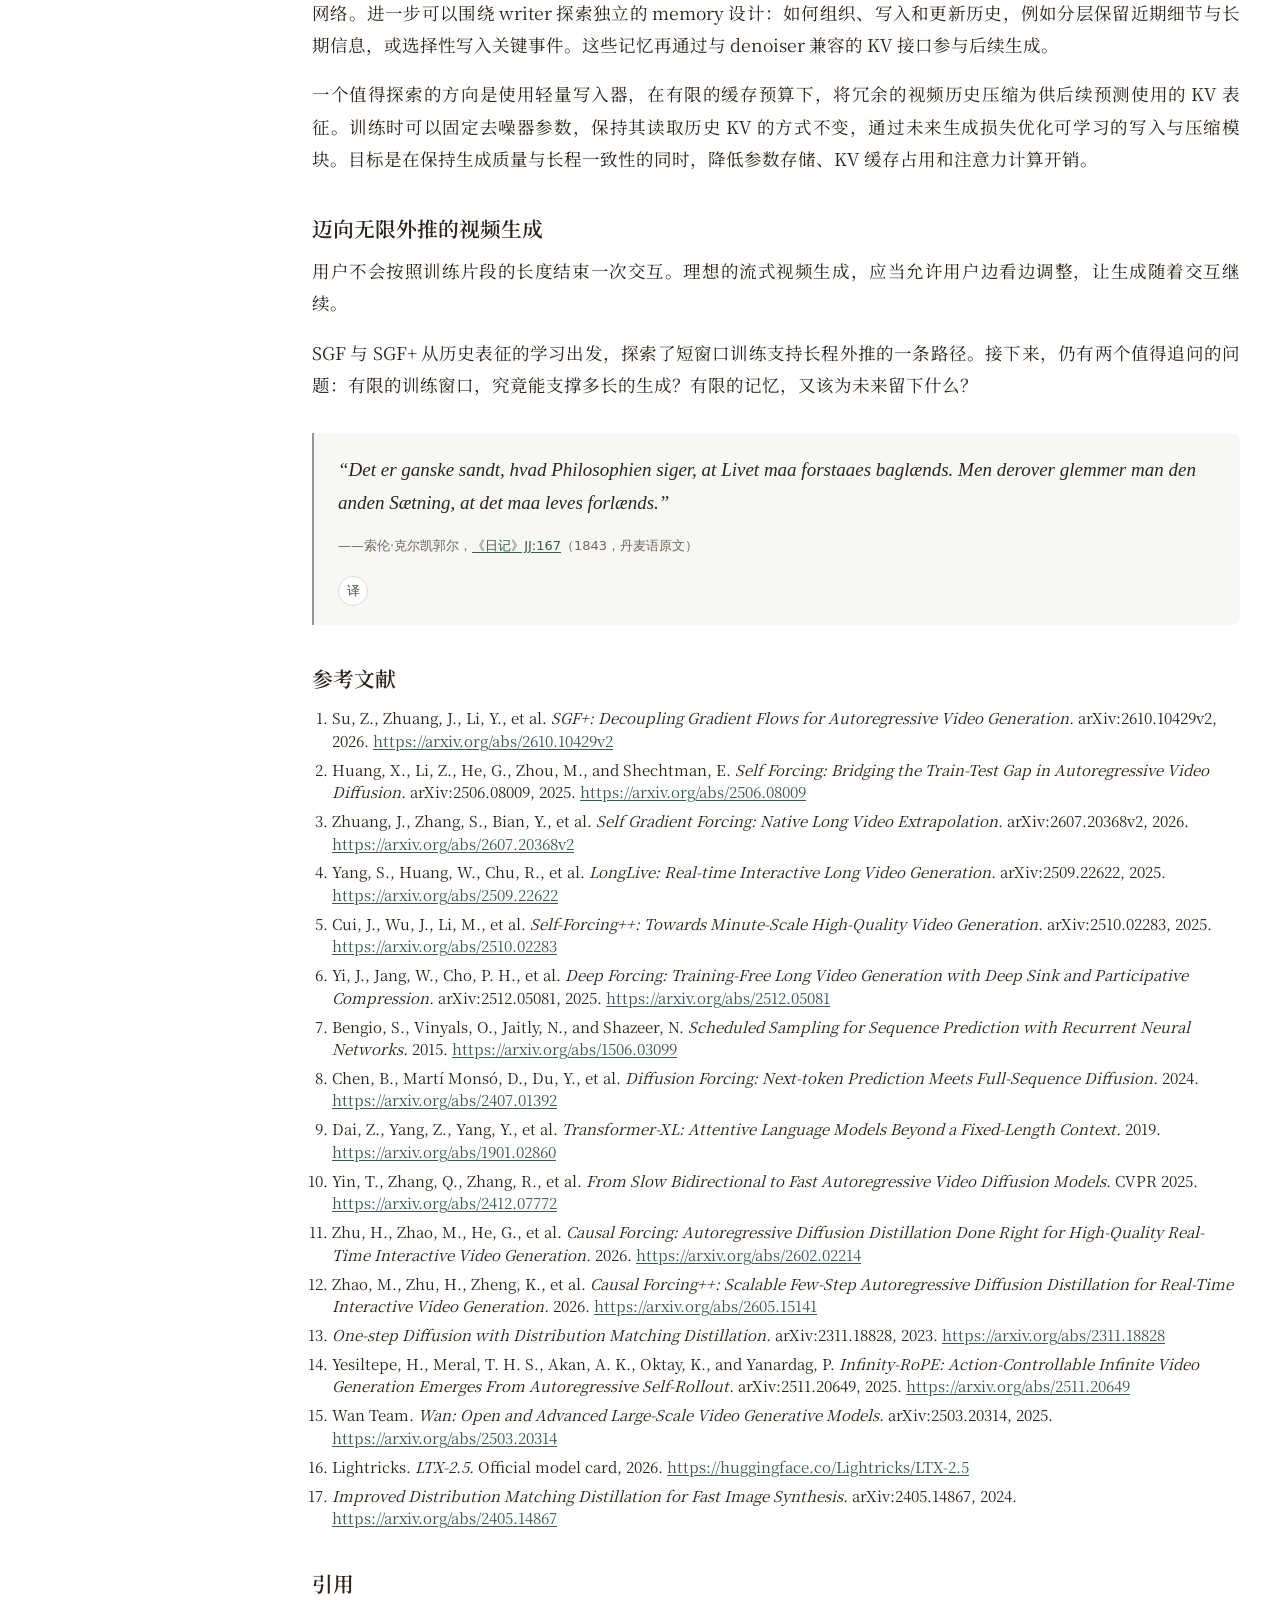
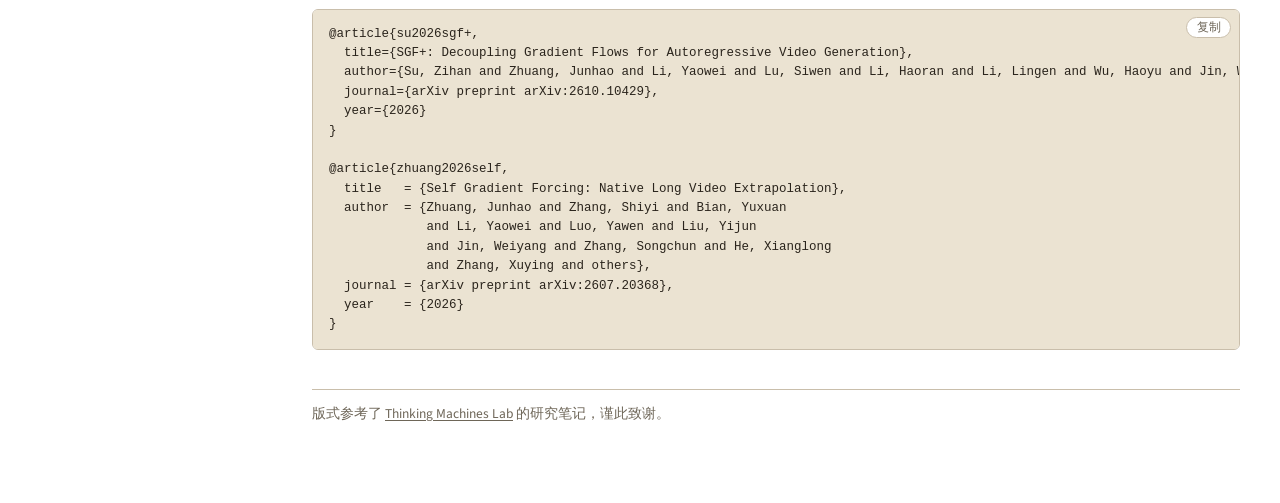
<file: blog/sgf-plus/zh.html>
<!doctype html>
<html lang="zh-Hans"><head><meta charset="utf-8"><meta name="viewport" content="width=device-width, initial-scale=1">
<title>流式视频生成：过去与未来</title>
<link rel="alternate" hreflang="zh-Hans" href="zh.html"><link rel="alternate" hreflang="en" href="index.html">
<link href="https://fonts.googleapis.com/css2?family=Noto+Serif+SC:wght@400;600&family=Source+Sans+3:wght@400;500;600&family=Source+Serif+4:opsz,wght@8..60,400;8..60,600&display=swap" rel="stylesheet">
<link rel="stylesheet" href="vendor/katex/katex.min.css">
<link rel="stylesheet" href="css/blog.css"><link rel="stylesheet" href="blog.css?v=deployment-layout-20261020">
</head><body><div class="shell"><nav class="toc" aria-label="目录"><p class="toc-k">目录</p><ol><li><a href="#从视频生成到实时交互">从视频生成到实时交互</a></li>
<li><a href="#走向更好-更长的生成">走向更好、更长的生成</a></li>
<li><a href="#让未来损失监督历史的学习">让未来损失监督历史的学习</a></li>
<li><a href="#一些思考">一些思考</a></li>
<li><a href="#迈向无限外推的视频生成">迈向无限外推的视频生成</a></li>
<li><a href="#references">参考文献</a></li>
<li><a href="#cite">引用</a></li></ol></nav><main class="page">
<header class="mast"><p class="date">2026年10月20日</p><nav class="lang" aria-label="语言"><a class="on" href="zh.html" lang="zh-Hans" hreflang="zh-Hans">中文</a><a class="" href="index.html" lang="en" hreflang="en">English</a></nav></header>
<article><h1 id="top">流式视频生成：过去与未来</h1><p class="byline">Zihan Su<sup>*</sup>, Junhao Zhuang<sup>*</sup>, Weiyang Jin, Zeyue Xue<br><span class="equal-contribution">* Equal contribution.</span></p><h2 id="从视频生成到实时交互">从视频生成到实时交互</h2>
<p>在实时交互视频生成中，接下来的画面随着用户输入逐步确定。用户调整镜头方向，模型需要生成新的视角；用户改变提示词，后续画面需要响应新的内容。只要交互还在继续，生成就需要继续。这要求模型根据已有画面和新的输入，及时生成下一步。</p>
<p>CausVid <a class="cite" href="#ref-10">10</a> 是这条路线的重要起点之一。双向视频扩散在整段视频上联合去噪，当前画面可以借助未来信息；因果生成则把计算沿时间展开，让模型依靠过去生成当前。CausVid 将双向教师的能力蒸馏到少步因果学生中，并通过 KV cache 复用历史计算，把高质量视频模型带向流式输出。</p>
<p>将视频生成沿时间展开之后，模型需要反复根据已有内容预测下一步。这个过程与语言模型的自回归生成相似，但两者存在两个重要区别：<strong>生成内容所在的空间，以及每一步推理的计算方式。</strong></p>
<figure><div class="panels panels-1"><a href="assets/llm-vs-video.svg?v=139ea2ebff" target="_blank"><img src="assets/llm-vs-video.svg?v=139ea2ebff" alt="语言与视频的两种自回归计算方式" loading="lazy"></a></div><figcaption>语言与视频的两种自回归计算方式：离散词表与连续视觉空间，以及单次前向预测与去噪、历史写入两类前向计算。</figcaption></figure>
<p><strong>首先是离散空间与连续空间的区别。</strong> 语言模型从有限词表中选择下一个 token，输出受到离散候选集合的约束。视频扩散则在连续空间中生成视觉内容，没有这样的词表约束。两者都会面临自生成历史带来的误差累积；在视频中，细微的外观、结构或运动偏差，都可能随着生成结果进入下一步的条件，并在反复预测中累积，使画面逐渐漂移。</p>
<p><strong>其次是推理计算的区别。</strong> 语言模型在每一步的一次 forward 中，同时构建当前 token 的 KV，并输出下一 token 的预测分布。自回归视频扩散则交替执行两类 forward：在 \(t&gt;0\) 时对带噪输入进行去噪，在 \(t=0\) 时将生成的干净画面写成历史 KV。去噪可能需要多次 forward，而历史写入为下一步生成准备条件。</p>
<p><strong>视频模型的输出不仅需要成为一张好的画面，还会成为后续生成所依赖的历史。</strong> 这让当前预测的质量与之后的生成紧密联系起来。</p>
<p>这些特点带来了训练与效率两个问题：怎样组织历史与当前内容，让模型学会接着过去预测；怎样减少每一步的去噪计算，让生成跟上交互。</p>
<p>Teacher Forcing 从真实历史出发训练后续预测，Scheduled Sampling <a class="cite" href="#ref-7">7</a> 曾探索在训练中混合真实与生成历史。Diffusion Forcing <a class="cite" href="#ref-8">8</a> 则进一步允许不同位置拥有不同的噪声水平，使序列预测与扩散去噪能够在同一个框架中组织。少步蒸馏解决的是另一个实际问题：即使模型能够按顺序输出，每一步仍然需要足够快，才能接上用户的交互。</p>
<p>训练时使用怎样的历史，尤其重要。Teacher Forcing 提供真实视频中的历史，而推理时，模型面对的是自己此前的输出。真实历史上的预测能力，不能直接代替在自身输出上继续生成的能力。</p>
<p>因此，在真实历史上学会预测，并不意味着模型能够接着自己的输出继续生成。Self Forcing <a class="cite" href="#ref-2">2</a> 将模型自己生成的历史引入训练：模型通过带 KV cache 的 rollout，接着此前生成的内容继续预测，并接受视频级分布匹配监督。TF 与 SF 都学习根据历史预测当前内容，区别在于训练时使用谁的历史：</p>
<div class="math-block">\[
\begin{aligned}
\mathrm{TF}:\quad \hat{x}_i &amp;= \mathcal D_\theta\left(z_i^t,t\mid x_{&lt;i}^{\mathrm{data}}\right),\\
\mathrm{SF}:\quad \hat{x}_i &amp;= \mathcal D_\theta\left(z_i^t,t\mid \hat{x}_{&lt;i}\right).
\end{aligned}
\tag{1}
\]</div>
<p>其中，\(i\) 表示当前帧或视频块，\(z_i^t\) 是带噪输入，\(\hat{x}_i\) 表示预测的干净内容。两行公式的关键区别在条件项：真实历史 \(x_{&lt;i}^{\mathrm{data}}\) 被替换为模型自身生成的历史 \(\hat{x}_{&lt;i}\)。</p>
<p>这一变化也可以从生成轨迹来理解。将生成与历史写入合在一起，可以写成随机离散动力系统 \(h_i=F_\theta(h_{i-1},\varepsilon_i,u_i)\)：\(h_i\) 包含历史 KV 与缓存、位置状态，\(\varepsilon_i\) 表示采样随机性，\(u_i\) 表示提示词或交互输入；\(F_\theta\) 包含当前块的完整采样与缓存更新。模型的每次预测都会改变下一步的条件，局部偏差因此可能随着自回归过程逐渐累积。Self Forcing 让训练沿模型自身产生的历史展开，使监督能够覆盖这些实际生成过程中出现的偏差。</p>
<figure><div class="panels panels-1"><a href="assets/self-forcing.svg?v=20261020" target="_blank"><img src="assets/self-forcing.svg?v=20261020" alt="Self Forcing 更新前后的自回归轨迹与视频级 DMD 训练循环" loading="lazy"></a></div><figcaption>自回归 rollout 与参数学习的示意。橙色虚线表示视频级 DMD 经参数更新带来的轨迹变化；曲线和背景是概念性投影，实际分布匹配作用于整段视频。</figcaption></figure>
<p>图中的两条曲线示意模型更新前后的生成轨迹。模型先完成自回归 rollout，再通过视频级分布匹配更新参数，随后由更新后的模型重新生成。橙色箭头表示这一训练更新的作用：它改变了模型沿自身历史继续预测的方式，推动生成视频分布接近目标分布。曲线和背景是这一过程的概念性投影。</p>
<p>以 DMD <a class="cite" href="#ref-13">13</a> <a class="cite" href="#ref-17">17</a> 为例，这种作用可以理解为<strong>视频联合分布诱导的牵引</strong>。在带噪视频 \(X_\tau\) 上，理想方向为 \(f_\tau=\nabla_{X_\tau}\log p_\tau-\nabla_{X_\tau}\log q_{\theta,\tau}\)，其中 \(p_\tau\)、\(q_{\theta,\tau}\) 分别是目标与学生的带噪视频分布。目标 score 指向更合理的视频区域，学生 score 则校正当前分布的集中位置。它评价整段视频的主体、场景与运动关系，而同一提示词下可以存在许多合理轨迹。</p>
<p><strong>模型会遇到怎样的历史，本身就取决于模型此前的输出。</strong> Self Forcing 将这种反馈关系纳入训练，让模型在自己实际产生的条件下学习后续预测。图中的“牵引”因此发生在参数学习中，推理时仍然由模型自行逐步生成。</p>
<h2 id="走向更好-更长的生成">走向更好、更长的生成</h2>
<p>Self Forcing 将自生成历史纳入训练之后，自回归视频生成仍面临几个问题：学生从怎样的模型起步，短窗口监督怎样覆盖长过程，有限上下文又该如何支持更长的推理？</p>
<p><strong>学生模型需要一个怎样的初始化？</strong> Causal Forcing <a class="cite" href="#ref-11">11</a> 关注的正是这个问题。在少步模型的 ODE 初始化中，双向教师可以利用未来信息，因果学生却只能看到过去和当前输入。如果回归目标依赖学生看不到的内容，同一个可见输入就可能对应不同的目标。Causal Forcing 因此使用自回归教师进行 ODE 初始化，让回归目标与学生能够访问的信息相适应，再进行 Self Forcing 的分布匹配训练。</p>
<p>Causal Forcing++ <a class="cite" href="#ref-12">12</a> 进一步推进逐帧的 1–2 步生成，通过 causal consistency distillation，利用相邻时间步的在线教师监督学习少步初始化，减少完整 ODE 轨迹的预计算与存储。更少的采样步骤和更细的输出粒度，共同缩短了交互中的等待。</p>
<p>初始化改善了模型的训练起点，但要让视频生成得更长，还需要处理训练时长与推理时长之间的差距。训练窗口时长有限，因为直接延长训练窗口会增加时空 token 和中间状态的数量，带来更高的显存占用与计算开销，而现有短视频教师的可靠监督范围也受到训练时长限制。而实际交互却可能持续几分钟甚至几个小时，远超训练能够直接覆盖的时间范围。</p>
<p><strong>如何用短窗口监督，训练更长的生成过程？</strong> LongLive <a class="cite" href="#ref-4">4</a> 通过 streaming long tuning，让模型沿自身生成的历史逐段继续，并用短视频教师监督每一段，同时通过短窗口注意力与 frame sink 控制计算成本、保留历史锚点。Self-Forcing++ <a class="cite" href="#ref-5">5</a> 则从模型生成的长视频中抽取片段进行蒸馏，让短视频教师的监督覆盖更长的生成轨迹。两种方法都将长过程拆成教师能够评价的局部，让有限范围的监督作用于更长的自生成轨迹。但训练中更长的自回归展开也带来了额外的训练开销，分段监督还需要处理 VAE 时序编解码中复杂的边界问题。</p>
<p><strong>有限的上下文，如何支撑更长的视频推理？</strong> 随着推理时长增加，模型无法始终保留并读取全部历史，需要在有限的缓存预算内选择有用的信息。Deep Forcing <a class="cite" href="#ref-6">6</a> 保留早期历史作为锚点，并根据近期预测的注意力筛选历史 KV，减少冗余内容，让有限缓存更有效地支持后续生成。Infinity-RoPE <a class="cite" href="#ref-14">14</a> 则在已训练的模型上从时间位置编码入手，无需额外训练，通过随生成推进的局部坐标系组织历史与当前内容，避免时间位置不断增长、超出模型原有的编码范围。两者分别从历史选择与位置编码入手，改善长程推理中的上下文使用。</p>
<p>这些方向作用于不同环节：初始化决定学生的起点，长程训练扩展模型经历过的生成轨迹，历史选择决定每一步保留哪些信息，位置编码则组织这些信息与当前预测的时间关系。</p>
<figure class="roadmap"><a href="assets/streaming_evolution.svg?v=compact2-20261020" target="_blank"><img src="assets/streaming_evolution.svg?v=compact2-20261020" alt="从 CausVid、Self Forcing 到学生模型初始化、长程训练、历史选择与位置编码三个研究方向"></a></figure>
<h2 id="让未来损失监督历史的学习">让未来损失监督历史的学习</h2>
<p>前面的工作从模型的初始化、长程训练、历史选择和位置编码等方面改善了自回归视频生成。但当推理时长超出训练窗口后，仍然会出现明显的误差累积，表现为画面漂移、崩坏等现象。SGF 将其中一个问题定位到历史表征的学习：<strong>在 SF 的 KV 梯度截断设置中，模型学习如何利用历史，历史写入却缺少未来损失的直接监督。</strong></p>
<p>历史画面需要被编码为 KV 表征，才能供后续生成读取。但历史参与了预测，并不意味着构建历史的过程也获得了监督。如果历史 KV 被作为固定条件，后续损失可以指导模型如何利用它们，却无法沿这条路径指导模型如何构建它们。</p>
<p>要看清这一区别，可以把模型的计算分为两部分：读取历史 KV，对当前内容去噪；将生成画面写成新的 KV，供后续预测使用。</p>
<figure class="memory-flow"><div class="memory-flow-diagram"><b>历史画面</b><span class="flow-forward">→</span><b class="flow-writer">上下文<wbr>写入模型</b><span class="flow-forward">→</span><b>历史 KV</b><span class="flow-forward">→</span><b>未来生成</b><div class="flow-return" aria-hidden="true"></div><figcaption><span>未来生成的损失沿历史 KV 返回，监督写入过程。</span></figcaption></div></figure>
<p>将已有的历史缓存记为 \(\mathrm{KV}_{&lt;i}\)，这两种计算分别写为：</p>
<div class="math-block">\[
\begin{aligned}
\hat{x}_i &amp;= \mathcal D_\theta\left(z_i^t,t\mid\mathrm{KV}_{&lt;i}\right), &amp;&amp; t&gt;0,\\
\mathrm{KV}_i &amp;= \mathcal D_\theta\left(\hat{x}_i,t_{\mathrm{ctx}}\mid\mathrm{KV}_{&lt;i}\right), &amp;&amp; t_{\mathrm{ctx}}=0.
\end{aligned}
\tag{2}
\]</div>
<p>两行公式使用同一套参数 \(\theta\)，但承担不同职责：第一行在 \(t&gt;0\) 时利用历史对当前内容去噪，第二行在 \(t_{\mathrm{ctx}}=0\) 时将干净画面写成历史 KV。历史 KV 将两种计算连接起来，而梯度是否经过第二行，决定了未来损失能否训练历史写入。</p>
<p>在 Self Forcing 中，这条写入路径被截断梯度，历史 KV 作为固定条件供后续预测使用。<strong>停止历史梯度，并不意味着写入器保持不变。</strong> 以一次 SGD 更新为例，对同一历史输入，\(t=0\) 的写入结果一般会随共享参数变化：</p>
<div class="math-block">\[
\theta^+=\theta-\eta\nabla_\theta\mathcal L_{\mathrm{SF}}(\theta),
\qquad
\mathrm{KV}_i^0(\theta^+)\not\equiv\mathrm{KV}_i^0(\theta).
\]</div>
<p>初始化继承的写入能力因此可能漂移、衰退，而被截断的 KV 路径使未来损失无法直接纠正这种变化。</p>
<p>Self Gradient Forcing（SGF）<a class="cite" href="#ref-3">3</a> 恢复了这条路径，让未来损失能够监督历史表征的构建。它既让 writer 适应自生成历史，也为持续变化的写入能力补上反馈。它与 SF 的区别，可以直接从停止梯度的位置看出来：</p>
<div class="math-block">\[
\begin{aligned}
\mathrm{SF}:\quad \mathrm{KV}_i &amp;= \operatorname{sg}\!\left[\mathcal D_\theta\left(\hat{x}_i,t_{\mathrm{ctx}}\mid\mathrm{KV}_{&lt;i}\right)\right],\\
\mathrm{SGF}:\quad \mathrm{KV}_i &amp;= \mathcal D_\theta\left(\operatorname{sg}(\hat{x}_i),t_{\mathrm{ctx}}\mid\mathrm{KV}_{&lt;i}\right),
\end{aligned}
\qquad t_{\mathrm{ctx}}=0.
\tag{3}
\]</div>
<p>\(\operatorname{sg}\) 表示停止梯度。SF 将整个 KV 构建过程放在停止梯度的范围内；SGF 则只固定已经生成的画面，让构建 KV 的计算继续参与学习。这样，同样一段历史就能根据后续预测的需要，被编码为更有用的表征。</p>
<p>为了实现这一梯度路径，SGF 将训练分为两遍。第一遍执行无梯度 rollout，记录生成画面与选定退出步的输入。第二遍通过因果掩码并行重建历史 KV 与当前预测，并匹配 rollout 的注意力和位置关系。生成画面与采样轨迹保持停止梯度，构建历史 KV 的计算则参与反向传播。这样既保留模型实际遇到的历史，又避免为完整串行采样过程保留反向计算图。</p>
<p>SGF 在短窗口内学习如何构建有助于未来预测的历史表征，并在更长的推理过程中反复使用这一写入机制。论文在相同初始化、五秒训练窗口和缓存协议下比较 SF 与 SGF：短视频表现整体相近，60 秒与 240 秒的多数质量和一致性指标得到改善。<strong>这些对照实验表明，更充分地训练历史表征的构建，就能显著改善长程外推，无需延长训练窗口、增加训练数据、额外设计 KV cache，或引入新的损失函数。</strong></p>
<p>恢复历史写入的梯度后，SGF 改善了长时间生成的一致性，但也出现了一个现象：少量样例中，SGF 的首帧相比 SF 出现了轻微模糊。</p>
<figure><div class="panels panels-1"><a href="assets/sf_sgf_quality_consistency_annotated.webp?v=e6da13ba02" target="_blank"><img src="assets/sf_sgf_quality_consistency_annotated.webp?v=e6da13ba02" alt="SF 与 SGF 的视觉质量和时序一致性对比。左侧样例中，SF 的棒球手套和草地细节比 SGF 更加锐利，视觉质量更高。右侧样例中，SGF 比 SF 保持了更好的时序一致性，误差累积更少。" loading="lazy"></a></div><figcaption>SF 与 SGF 的视觉质量和时序一致性对比。左侧样例中，SF 的棒球手套和草地细节比 SGF 更加锐利，视觉质量更高。右侧样例中，SGF 比 SF 保持了更好的时序一致性，误差累积更少。</figcaption></figure>
<p>首帧还没有历史视频 KV 可以读取，它的质量变化提供了一个线索：<strong>用于学习历史表征的梯度，是否会与当前画面去噪的梯度相互干扰？</strong></p>
<p>式（2）中的两种计算共享参数。因此，恢复历史写入的梯度后，参数更新同时受到上下文写入与当前去噪的影响。将同一生成损失沿这两条路径产生的梯度贡献分别记为 \(g_{\mathrm{context}}\) 和 \(g_{\mathrm{denoise}}\)，它们共同构成共享参数的梯度，其方向关系可以用余弦相似度衡量：</p>
<div class="math-block">\[
\begin{aligned}
g_\theta &amp;= g_{\mathrm{context}}+g_{\mathrm{denoise}},\\[6pt]
s &amp;= \frac{\langle g_{\mathrm{context}},g_{\mathrm{denoise}}\rangle}{\|g_{\mathrm{context}}\|_2\|g_{\mathrm{denoise}}\|_2}.
\end{aligned}
\tag{4}
\]</div>
<p>当两种梯度非零且 \(s&lt;0\) 时，它们在方向上存在冲突：有利于一种角色的更新，可能不利于另一种角色。两者相加时，会在相反的方向分量上发生抵消。</p>
<p>Self Gradient Forcing Plus（SGF+）<a class="cite" href="#ref-1">1</a> 据此在 Wan2.1 <a class="cite" href="#ref-15">15</a> 模型上分别测量两种角色的梯度贡献，并计算配对余弦相似度。在 128 个 prompts、4 个退出步上，所测 Attention 与 FFN 权重各得到 512 对梯度，配对余弦均为负，说明历史写入与当前去噪对共享参数的更新存在冲突。两种贡献相加时会部分抵消，使两种角色难以同时得到充分优化。</p>
<figure><div class="panels panels-3"><a href="assets/gradient_distributions.jpg" target="_blank"><img src="assets/gradient_distributions.jpg" alt="Wan2.1 中上下文写入与去噪的梯度关系。左：角色分布的 t-SNE 投影；中：平均方向；右：同一 prompt、同一去噪时间步下的配对余弦。在 128 个提示词、4 个去噪时间步下，Attention 与 FFN 各得到 512 对梯度，配对余弦均为负；平均方向夹角分别约为 104.2° 和 106.3°。投影与平均方向使用采样坐标，配对余弦基于所选权重的完整梯度。数据来自 SGF+ [1]。" loading="lazy"></a><a href="assets/mean_gradient_directions.jpg" target="_blank"><img src="assets/mean_gradient_directions.jpg" alt="Wan2.1 中上下文写入与去噪的梯度关系。左：角色分布的 t-SNE 投影；中：平均方向；右：同一 prompt、同一去噪时间步下的配对余弦。在 128 个提示词、4 个去噪时间步下，Attention 与 FFN 各得到 512 对梯度，配对余弦均为负；平均方向夹角分别约为 104.2° 和 106.3°。投影与平均方向使用采样坐标，配对余弦基于所选权重的完整梯度。数据来自 SGF+ [1]。" loading="lazy"></a><a href="assets/gradient_conflict.jpg" target="_blank"><img src="assets/gradient_conflict.jpg" alt="Wan2.1 中上下文写入与去噪的梯度关系。左：角色分布的 t-SNE 投影；中：平均方向；右：同一 prompt、同一去噪时间步下的配对余弦。在 128 个提示词、4 个去噪时间步下，Attention 与 FFN 各得到 512 对梯度，配对余弦均为负；平均方向夹角分别约为 104.2° 和 106.3°。投影与平均方向使用采样坐标，配对余弦基于所选权重的完整梯度。数据来自 SGF+ [1]。" loading="lazy"></a></div><figcaption>Wan2.1 中上下文写入与去噪的梯度关系。左：角色分布的 t-SNE 投影；中：平均方向；右：同一 prompt、同一去噪时间步下的配对余弦。在 128 个提示词、4 个去噪时间步下，Attention 与 FFN 各得到 512 对梯度，配对余弦均为负；平均方向夹角分别约为 104.2° 和 106.3°。投影与平均方向使用采样坐标，配对余弦基于所选权重的完整梯度。数据来自 SGF+ [1]。</figcaption></figure>
<p>我们进一步在参数规模达 <strong>22B 的 LTX-2.5</strong> <a class="cite" href="#ref-16">16</a> 上进行了补充测量。下面的热力图显示，多数层与噪声水平组合的平均配对梯度余弦仍为负，且冲突强度随层位置和噪声水平变化。<strong>这说明，写入与去噪的梯度冲突在更大规模的模型中依然存在。</strong></p>
<figure class="ltx-heatmap"><div class="panels panels-1"><a href="assets/ltx25/ltx25_gradient_conflict_red.png" target="_blank"><img src="assets/ltx25/ltx25_gradient_conflict_red.png" alt="LTX-2.5 在四个噪声水平下的上下文写入与去噪梯度关系。每个单元格表示对应层与噪声水平下的配对梯度余弦相似度均值。红色表示余弦相似度为负、梯度方向冲突（夹角大于 90°）；蓝色表示余弦相似度为正、梯度方向一致（夹角小于 90°）。FFN 第 47 层的写入梯度范数为零，余弦相似度未定义，以斜线标记。" loading="lazy"></a></div><figcaption>LTX-2.5 在四个噪声水平下的上下文写入与去噪梯度关系。每个单元格表示对应层与噪声水平下的配对梯度余弦相似度均值。红色表示余弦相似度为负、梯度方向冲突（夹角大于 90°）；蓝色表示余弦相似度为正、梯度方向一致（夹角小于 90°）。FFN 第 47 层的写入梯度范数为零，余弦相似度未定义，以斜线标记。</figcaption></figure>
<p>这里更深的一点是：<strong>同一个目标，不要求两种角色以相同方式改变。</strong> 在固定 replay 的局部分析中，若 \(g_{\mathrm{context}}=-g_{\mathrm{denoise}}\ne0\)，共享梯度会相互抵消，但两个角色分别仍有下降方向。共享权重限制了这种分别适应的可能。</p>
<p>基于这一观察，SGF+ 将式（2）中共享的模型分为上下文写入模型 \(\mathcal C_{\theta_c}\) 与去噪模型 \(\mathcal D_{\theta_d}\)。两者分别负责历史表征的构建与当前画面的生成：</p>
<div class="math-block">\[
\begin{aligned}
\hat{x}_i &amp;= \mathcal D_{\theta_d}\left(z_i^t,t\mid\mathrm{KV}_{&lt;i}\right), &amp;&amp; t&gt;0,\\
\mathrm{KV}_i &amp;= \mathcal C_{\theta_c}\left(\operatorname{sg}(\hat{x}_i),t_{\mathrm{ctx}}\mid\mathrm{KV}_{&lt;i}\right), &amp;&amp; t_{\mathrm{ctx}}=0.
\end{aligned}
\tag{5}
\]</div>
<p>与式（2）相比，两种计算不再共享参数；与式（3）中的 SGF 相同，生成画面仍然保持停止梯度，历史 KV 的构建过程仍然可以学习。</p>
<p>参数分离并没有切断两种角色的联系。损失直接更新去噪模型，也通过它对历史 KV 的依赖，继续监督上下文写入模型。两者仍由同一个生成目标联合训练，但可以分别优化各自的参数。</p>
<p>在 framewise 和 chunkwise 设置下，SGF+ 进一步改善了多数视觉质量与长程一致性指标，并在五秒训练窗口下展示四个 24 小时连续生成案例，无需长视频微调。系统量化评测覆盖 60 秒与 240 秒，24 小时案例则展示了更长的连续运行跨度。参数分离增加了权重存储，但两类调用原本就存在；在论文的 81 帧负载下，SGF 与 SGF+ 的推理耗时分别为 4.962 秒和 4.969 秒。</p>
<p>从 SGF 到 SGF+，历史表征的监督与参数分工逐步被纳入训练。SGF 让未来损失能够训练历史写入，SGF+ 则进一步处理这部分学习与当前去噪之间的冲突。这两步设计围绕同一个问题展开：怎样让模型留下对未来生成更有用的过去。</p>
<p>这条研究脉络涉及训练本身的两个基本选择：<strong>损失能够训练哪些计算，以及不同职责是否必须共享同一组参数。</strong> SGF 和 SGF+ 保留自生成历史、视频生成目标与 KV 读写接口，分别调整梯度路径和参数共享约束，让已有的任务监督更充分地作用于整个生成过程。更长的训练让模型经历更多状态，而这两步改进让模型能从同样的经历中学到更有用的历史表示；它们也可以与初始化、长程训练和缓存设计共同作用。</p>
<figure><div class="panels panels-1"><a href="assets/forcing_evolution.jpg" target="_blank"><img src="assets/forcing_evolution.jpg" alt="从 TF 到 SF、SGF、SGF+：依次处理历史分布差异、上下文写入的梯度缺失，以及写入与去噪的梯度冲突。SGF 与 SGF+ 分别调整监督可到达的计算路径和两种角色的参数共享约束。" loading="lazy"></a></div><figcaption>从 TF 到 SF、SGF、SGF+：依次处理历史分布差异、上下文写入的梯度缺失，以及写入与去噪的梯度冲突。SGF 与 SGF+ 分别调整监督可到达的计算路径和两种角色的参数共享约束。</figcaption></figure>
<h2 id="一些思考">一些思考</h2>
<p>历史写入与当前去噪通过 KV 紧密联系，但这种协作并不要求它们使用完全相同的权重。角色分离由此引出了三个值得继续探索的问题。</p>
<p><strong>与 GPT/LLM 的联系。</strong> 同样是自回归生成，哪些计算差异使视频模型值得重新考虑参数共享？语言理解与生成已广泛在统一的 token 预测框架下建模，而视觉理解与生成如何统一，仍有许多开放问题。从计算过程看，GPT 在一次前向计算中构建 KV 并预测下一个 token，自回归视频扩散则交替执行 <code>t=0</code> 的上下文写入与 <code>t&gt;0</code> 的去噪生成。上下文写入需要提取供未来预测使用的历史信息，去噪生成需要从带噪输入中恢复当前画面。这些输入状态与计算角色的差异，可能使共享参数面临不同、甚至冲突的优化需求。</p>
<p><strong>参数分离也可以从更早的阶段开始。</strong> TF 初始化模型中已经可以观察到角色梯度的差异和负向对齐，说明上下文写入与去噪的冲突并不是到 SGF 训练后才出现。因此，值得进一步检验将角色分离前移到 TF 阶段的效果，让模型从初始化训练开始，就分别学习如何构建历史表征、如何利用历史完成预测。这一思路也可以拓展到世界动作模型（World Action Model）。采用 Teacher Forcing 训练的世界动作模型，为这一方向提供了应用场景。将上下文写入与视觉、动作预测分开，可能有助于模型更有效地学习服务于后续预测的历史表征。</p>
<p><strong>轻量 writer、独立 memory 与 KV 压缩。</strong> 角色分离使模型可以按需分配容量，为上下文写入与去噪采用不同规模的网络。进一步可以围绕 writer 探索独立的 memory 设计：如何组织、写入和更新历史，例如分层保留近期细节与长期信息，或选择性写入关键事件。这些记忆再通过与 denoiser 兼容的 KV 接口参与后续生成。</p>
<p>一个值得探索的方向是使用轻量写入器，在有限的缓存预算下，将冗余的视频历史压缩为供后续预测使用的 KV 表征。训练时可以固定去噪器参数，保持其读取历史 KV 的方式不变，通过未来生成损失优化可学习的写入与压缩模块。目标是在保持生成质量与长程一致性的同时，降低参数存储、KV 缓存占用和注意力计算开销。</p>
<h2 id="迈向无限外推的视频生成">迈向无限外推的视频生成</h2>
<p>用户不会按照训练片段的长度结束一次交互。理想的流式视频生成，应当允许用户边看边调整，让生成随着交互继续。</p>
<p>SGF 与 SGF+ 从历史表征的学习出发，探索了短窗口训练支持长程外推的一条路径。接下来，仍有两个值得追问的问题：有限的训练窗口，究竟能支撑多长的生成？有限的记忆，又该为未来留下什么？</p>
<blockquote class="closing-quote"><p class="quote-original" lang="da">“Det er ganske sandt, hvad Philosophien siger, at Livet maa forstaaes baglænds. Men derover glemmer man den anden Sætning, at det maa leves forlænds.”</p><footer>——索伦·克尔凯郭尔，<a href="https://tekster.kb.dk/text/sks-jj-txt-root#n167" target="_blank" rel="noopener">《日记》JJ:167</a>（1843，丹麦语原文）</footer><details class="quote-translation"><summary aria-label="查看或收起中文意译" title="中文意译"><span class="translation-icon" aria-hidden="true">译</span></summary><div class="quote-translation-content" lang="zh-Hans"><p>人生须在回望中理解，却须在前行中度过。</p></div></details></blockquote>
<h2 id="references">参考文献</h2>
<div class="refs"><ol><li id="ref-1">Su, Z., Zhuang, J., Li, Y., et al. <em>SGF+: Decoupling Gradient Flows for Autoregressive Video Generation.</em> arXiv:2610.10429v2, 2026. <a href="https://arxiv.org/abs/2610.10429v2">https://arxiv.org/abs/2610.10429v2</a></li>
<li id="ref-2">Huang, X., Li, Z., He, G., Zhou, M., and Shechtman, E. <em>Self Forcing: Bridging the Train-Test Gap in Autoregressive Video Diffusion.</em> arXiv:2506.08009, 2025. <a href="https://arxiv.org/abs/2506.08009">https://arxiv.org/abs/2506.08009</a></li>
<li id="ref-3">Zhuang, J., Zhang, S., Bian, Y., et al. <em>Self Gradient Forcing: Native Long Video Extrapolation.</em> arXiv:2607.20368v2, 2026. <a href="https://arxiv.org/abs/2607.20368v2">https://arxiv.org/abs/2607.20368v2</a></li>
<li id="ref-4">Yang, S., Huang, W., Chu, R., et al. <em>LongLive: Real-time Interactive Long Video Generation.</em> arXiv:2509.22622, 2025. <a href="https://arxiv.org/abs/2509.22622">https://arxiv.org/abs/2509.22622</a></li>
<li id="ref-5">Cui, J., Wu, J., Li, M., et al. <em>Self-Forcing++: Towards Minute-Scale High-Quality Video Generation.</em> arXiv:2510.02283, 2025. <a href="https://arxiv.org/abs/2510.02283">https://arxiv.org/abs/2510.02283</a></li>
<li id="ref-6">Yi, J., Jang, W., Cho, P. H., et al. <em>Deep Forcing: Training-Free Long Video Generation with Deep Sink and Participative Compression.</em> arXiv:2512.05081, 2025. <a href="https://arxiv.org/abs/2512.05081">https://arxiv.org/abs/2512.05081</a></li>
<li id="ref-7">Bengio, S., Vinyals, O., Jaitly, N., and Shazeer, N. <em>Scheduled Sampling for Sequence Prediction with Recurrent Neural Networks.</em> 2015. <a href="https://arxiv.org/abs/1506.03099">https://arxiv.org/abs/1506.03099</a></li>
<li id="ref-8">Chen, B., Martí Monsó, D., Du, Y., et al. <em>Diffusion Forcing: Next-token Prediction Meets Full-Sequence Diffusion.</em> 2024. <a href="https://arxiv.org/abs/2407.01392">https://arxiv.org/abs/2407.01392</a></li>
<li id="ref-9">Dai, Z., Yang, Z., Yang, Y., et al. <em>Transformer-XL: Attentive Language Models Beyond a Fixed-Length Context.</em> 2019. <a href="https://arxiv.org/abs/1901.02860">https://arxiv.org/abs/1901.02860</a></li>
<li id="ref-10">Yin, T., Zhang, Q., Zhang, R., et al. <em>From Slow Bidirectional to Fast Autoregressive Video Diffusion Models.</em> CVPR 2025. <a href="https://arxiv.org/abs/2412.07772">https://arxiv.org/abs/2412.07772</a></li>
<li id="ref-11">Zhu, H., Zhao, M., He, G., et al. <em>Causal Forcing: Autoregressive Diffusion Distillation Done Right for High-Quality Real-Time Interactive Video Generation.</em> 2026. <a href="https://arxiv.org/abs/2602.02214">https://arxiv.org/abs/2602.02214</a></li>
<li id="ref-12">Zhao, M., Zhu, H., Zheng, K., et al. <em>Causal Forcing++: Scalable Few-Step Autoregressive Diffusion Distillation for Real-Time Interactive Video Generation.</em> 2026. <a href="https://arxiv.org/abs/2605.15141">https://arxiv.org/abs/2605.15141</a></li>
<li id="ref-13"><em>One-step Diffusion with Distribution Matching Distillation.</em> arXiv:2311.18828, 2023. <a href="https://arxiv.org/abs/2311.18828">https://arxiv.org/abs/2311.18828</a></li>
<li id="ref-14">Yesiltepe, H., Meral, T. H. S., Akan, A. K., Oktay, K., and Yanardag, P. <em>Infinity-RoPE: Action-Controllable Infinite Video Generation Emerges From Autoregressive Self-Rollout.</em> arXiv:2511.20649, 2025. <a href="https://arxiv.org/abs/2511.20649">https://arxiv.org/abs/2511.20649</a></li>
<li id="ref-15">Wan Team. <em>Wan: Open and Advanced Large-Scale Video Generative Models.</em> arXiv:2503.20314, 2025. <a href="https://arxiv.org/abs/2503.20314">https://arxiv.org/abs/2503.20314</a></li>
<li id="ref-16">Lightricks. <em>LTX-2.5.</em> Official model card, 2026. <a href="https://huggingface.co/Lightricks/LTX-2.5">https://huggingface.co/Lightricks/LTX-2.5</a></li>
<li id="ref-17"><em>Improved Distribution Matching Distillation for Fast Image Synthesis.</em> arXiv:2405.14867, 2024. <a href="https://arxiv.org/abs/2405.14867">https://arxiv.org/abs/2405.14867</a></li></ol></div>
<h2 id="cite">引用</h2>
<div class="bib"><button type="button" class="bib-copy" data-copy>复制</button>
<pre><code>@article{su2026sgf+,
  title={SGF+: Decoupling Gradient Flows for Autoregressive Video Generation},
  author={Su, Zihan and Zhuang, Junhao and Li, Yaowei and Lu, Siwen and Li, Haoran and Li, Lingen and Wu, Haoyu and Jin, Weiyang and Zhang, Songchun and Huang, Haoyang and others},
  journal={arXiv preprint arXiv:2610.10429},
  year={2026}
}

@article{zhuang2026self,
  title   = {Self Gradient Forcing: Native Long Video Extrapolation},
  author  = {Zhuang, Junhao and Zhang, Shiyi and Bian, Yuxuan
             and Li, Yaowei and Luo, Yawen and Liu, Yijun
             and Jin, Weiyang and Zhang, Songchun and He, Xianglong
             and Zhang, Xuying and others},
  journal = {arXiv preprint arXiv:2607.20368},
  year    = {2026}
}</code></pre></div>
</article>
<footer class="credit">版式参考了 <a href="https://thinkingmachines.ai/blog/on-policy-distillation/">Thinking Machines Lab</a> 的研究笔记，谨此致谢。</footer>
</main></div><script defer src="vendor/katex/katex.min.js"></script><script defer src="vendor/katex/auto-render.min.js"></script><script defer src="js/math.js"></script><script defer src="ui.js?v=9632443869"></script><script data-goatcounter="https://sugewud.goatcounter.com/count" async src="https://gc.zgo.at/count.js"></script>
</body></html>
</file>
<file: blog/sgf-plus/css/blog.css>
:root {
  --field: #d8cfc0;
  --paper: #f7f3ea;
  --ink: #2a241c;
  --muted: #6e6658;
  --faint: #8a8172;
  --line: #c9beab;
  --wash: #ebe3d2;
  --accent: #3d5a4c;
  --accent-soft: #d5e0d8;
  --measure: 58rem;
  --toc: 14rem;
}

* { box-sizing: border-box; }
html { scroll-behavior: smooth; }

body {
  margin: 0;
  min-height: 100vh;
  background: var(--paper);
  color: var(--ink);
  font: 18.5px/1.7 "Source Serif 4", "Iowan Old Style", Palatino, Georgia, serif;
}

html[lang="zh-Hans"] body {
  font-family: "Noto Serif SC", "Source Han Serif SC", Songti SC, serif;
  font-size: 17.5px;
  line-height: 1.85;
}

a { color: var(--accent); text-underline-offset: 0.15em; }
a:hover { color: var(--ink); }

.shell {
  display: grid;
  grid-template-columns: var(--toc) minmax(0, var(--measure));
  gap: 3rem;
  justify-content: center;
  width: min(calc(var(--toc) + 3rem + var(--measure)), calc(100% - 4rem));
  margin: 2.4rem auto 5rem;
  align-items: start;
}

.toc {
  position: sticky;
  top: 2rem;
  padding-top: 0.35rem;
}
.toc-k {
  margin: 0 0 0.65rem;
  font: 600 11px/1.3 "Source Sans 3", system-ui, sans-serif;
  letter-spacing: 0.08em;
  text-transform: uppercase;
  color: var(--faint);
}
.toc ol {
  list-style: none;
  margin: 0;
  padding: 0;
  border-left: 1px solid var(--line);
}
.toc li { margin: 0; }
.toc a {
  display: block;
  padding: 0.28rem 0 0.28rem 0.85rem;
  color: var(--muted);
  text-decoration: none;
  font: 13.5px/1.4 "Source Sans 3", system-ui, sans-serif;
  border-left: 2px solid transparent;
  margin-left: -1px;
}
.toc a:hover { color: var(--ink); }
.toc a.on {
  color: var(--accent);
  border-left-color: var(--accent);
  font-weight: 600;
}

.page {
  min-width: 0;
  max-width: 100%;
  padding: 0;
}

.mast {
  display: flex;
  align-items: center;
  justify-content: space-between;
  gap: 1rem;
  margin: 0 0 1.45rem;
}

.date {
  display: flex;
  align-items: center;
  flex-wrap: wrap;
  gap: 0.65rem;
  margin: 0;
  color: var(--muted);
  font: 14px/1.4 "Source Sans 3", system-ui, sans-serif;
}

.views::before {
  content: "·";
  margin-right: 0.65rem;
}

.lang {
  display: inline-flex;
  padding: 3px;
  background: var(--wash);
  border: 1px solid var(--line);
  border-radius: 999px;
}
.lang a {
  min-width: 4.4rem;
  padding: 0.28rem 0.85rem;
  border-radius: 999px;
  text-align: center;
  text-decoration: none;
  color: var(--muted);
  font: 500 13px/1.3 "Source Sans 3", system-ui, sans-serif;
  transition: background 0.15s ease, color 0.15s ease;
}
.lang a:hover { color: var(--ink); }
.lang a.on {
  background: var(--accent);
  color: var(--paper);
}

h1 {
  font-size: 1.9rem;
  line-height: 1.25;
  font-weight: 600;
  margin: 0 0 0.35rem;
  overflow-wrap: anywhere;
}

.byline {
  margin: 0 0 1.5rem;
  color: var(--muted);
  font: 15px/1.4 "Source Sans 3", system-ui, sans-serif;
}

article { min-width: 0; }

article p {
  text-align: justify;
  text-align-last: start;
}

html[lang="en"] article p {
  text-justify: inter-word;
  hyphens: auto;
  -webkit-hyphens: auto;
  hyphenate-limit-chars: 6 3 2;
  overflow-wrap: break-word;
}

html[lang="zh-Hans"] article p {
  text-justify: inter-character;
  line-break: loose;
  word-break: break-word;
}

article .byline,
article .see-note {
  text-align: start;
  text-justify: auto;
  hyphens: none;
  -webkit-hyphens: none;
  line-break: auto;
  word-break: normal;
}

h2 {
  font-size: 1.3rem;
  line-height: 1.3;
  font-weight: 600;
  margin: 2.5rem 0 0.8rem;
  scroll-margin-top: 1.4rem;
  overflow-wrap: anywhere;
}

p { margin: 0 0 1.05rem; }

.math-block {
  margin: 1.2rem 0 1.3rem;
  max-width: 100%;
  overflow-x: auto;
  text-align: center;
}
.katex-display {
  margin: 0.2rem 0 !important;
  overflow-x: auto;
  overflow-y: hidden;
}

.cite {
  font: 500 0.72em/0 "Source Sans 3", system-ui, sans-serif;
  vertical-align: super;
  text-decoration: none;
  color: var(--accent);
}
.cite:hover { color: var(--ink); }

.cite-tip {
  position: fixed;
  z-index: 20;
  max-width: 22rem;
  padding: 0.5rem 0.65rem;
  background: var(--ink);
  color: var(--paper);
  border-radius: 6px;
  font: 13px/1.45 "Source Sans 3", system-ui, sans-serif;
  pointer-events: none;
  opacity: 0;
}
.cite-tip.on { opacity: 1; }

.refs { font-size: 15px; line-height: 1.5; }
.refs ol { padding-left: 1.25rem; }
.refs li { margin: 0.4rem 0; scroll-margin-top: 1.2rem; }
.refs li.flash { background: var(--accent-soft); outline: 6px solid var(--accent-soft); }
.refs a { overflow-wrap: anywhere; }

.credit {
  margin: 2.4rem 0 0;
  padding-top: 0.9rem;
  border-top: 1px solid var(--line);
  color: var(--muted);
  font: 13.5px/1.5 "Source Sans 3", system-ui, sans-serif;
}
.credit a { color: var(--muted); }

.bib { position: relative; min-width: 0; }
.bib pre {
  margin: 0;
  padding: 0.9rem 4.4rem 0.9rem 1rem;
  background: var(--wash);
  border: 1px solid var(--line);
  border-radius: 6px;
  overflow-x: auto;
  font: 12.5px/1.55 ui-monospace, "SF Mono", Menlo, Consolas, monospace;
  white-space: pre;
}
.bib-copy {
  position: absolute;
  top: 0.5rem;
  right: 0.55rem;
  appearance: none;
  border: 1px solid var(--line);
  background: var(--paper);
  color: var(--muted);
  border-radius: 999px;
  padding: 0.2rem 0.6rem;
  font: 500 12px/1 "Source Sans 3", system-ui, sans-serif;
  cursor: pointer;
}
.bib-copy:hover { color: var(--accent); border-color: var(--accent); }

.fig {
  width: 100%;
  max-width: 100%;
  min-width: 0;
  margin: 1.55rem 0 1.65rem;
}

.see-toggle {
  display: inline-flex;
  padding: 3px;
  margin: 0 0 0.75rem;
  background: var(--wash);
  border: 1px solid var(--line);
  border-radius: 999px;
}
.see-toggle button {
  appearance: none;
  border: 0;
  background: none;
  min-width: 3.6rem;
  padding: 0.26rem 0.8rem;
  border-radius: 999px;
  color: var(--muted);
  cursor: pointer;
  font: 500 13px/1.3 "Source Sans 3", system-ui, sans-serif;
}
.see-toggle button:hover { color: var(--ink); }
.see-toggle button.on {
  background: var(--accent);
  color: var(--paper);
}

.see-axis {
  display: flex;
  align-items: center;
  gap: 0.5rem;
  min-width: 0;
}
.see-axis .lab {
  width: 0.9rem;
  flex: 0 0 auto;
  font: 500 12px/1 "Source Sans 3", system-ui, sans-serif;
  color: var(--faint);
}
.frames {
  display: flex;
  gap: 0.28rem;
  flex: 1;
  min-width: 0;
}
.frame {
  flex: 1 1 0;
  min-width: 0;
  aspect-ratio: 1;
  border-radius: 4px;
  border: 1px solid var(--line);
  background: var(--paper);
  position: relative;
}
.frame span {
  position: absolute;
  inset: auto 0 2px;
  text-align: center;
  font: 500 10px/1 "Source Sans 3", system-ui, sans-serif;
  color: var(--faint);
}
.frame.past { background: var(--accent-soft); border-color: #b7c4bb; }
.frame.now { background: var(--accent); border-color: var(--accent); }
.frame.now span { color: var(--paper); }
.frame.future { opacity: 0.45; }
.fig-see[data-mode="bi"] .frame.future {
  background: var(--accent-soft);
  border-color: #b7c4bb;
  opacity: 1;
}

.see-note {
  margin: 0.55rem 0 0;
  font: 14px/1.5 "Source Sans 3", system-ui, sans-serif;
  color: var(--muted);
}

.code-cols {
  display: grid;
  grid-template-columns: 1fr;
  gap: 1rem;
  min-width: 0;
}
.code-col { min-width: 0; }
.code-col header {
  font: 600 12px/1.2 "Source Sans 3", system-ui, sans-serif;
  letter-spacing: 0.04em;
  text-transform: uppercase;
  color: var(--muted);
  margin: 0 0 0.35rem;
}
.code-col.native header { color: var(--accent); }
.code-col pre {
  margin: 0;
  padding: 0.9rem 1.05rem;
  background: var(--wash);
  border: 1px solid var(--line);
  border-radius: 6px;
  overflow-x: auto;
  font: 13.5px/1.6 ui-monospace, "SF Mono", Menlo, Consolas, monospace;
  white-space: pre;
}
.code-col.native pre {
  background: var(--accent-soft);
  border-color: #b7c4bb;
}

.stack {
  list-style: none;
  margin: 0;
  padding: 0;
  border: 1px solid var(--line);
  border-radius: 8px;
  overflow: hidden;
  background: var(--paper);
}
.stack li {
  display: grid;
  grid-template-columns: 5rem minmax(0, 1fr);
  gap: 0.35rem 0.85rem;
  padding: 0.62rem 0.85rem;
  cursor: pointer;
  border-bottom: 1px solid var(--line);
}
.stack li:last-child { border-bottom: 0; }
.stack li:hover { background: var(--wash); }
.stack li.on { background: var(--accent-soft); }
.stack .k {
  font: 600 12px/1.45 "Source Sans 3", system-ui, sans-serif;
  letter-spacing: 0.03em;
  text-transform: uppercase;
  color: var(--accent);
}
.stack .v {
  font: 15px/1.45 "Source Sans 3", system-ui, sans-serif;
  overflow-wrap: anywhere;
}
.stack .why {
  grid-column: 2;
  margin: 0;
  font: 13.5px/1.45 "Source Sans 3", system-ui, sans-serif;
  color: var(--muted);
  display: none;
}
.stack li.on .why { display: block; }

.matrix-wrap {
  max-width: 100%;
  overflow-x: auto;
}
.matrix {
  width: 100%;
  min-width: 28rem;
  border-collapse: collapse;
  font: 15px/1.45 "Source Sans 3", system-ui, sans-serif;
}
.matrix th,
.matrix td {
  padding: 0.55rem 0.7rem 0.55rem 0;
  border-bottom: 1px solid var(--line);
  text-align: left;
  vertical-align: top;
}
.matrix th {
  font-weight: 600;
  color: var(--muted);
  font-size: 12px;
  letter-spacing: 0.03em;
  text-transform: uppercase;
}
.matrix td.up { color: var(--accent); font-weight: 600; }
.matrix td.flat { color: var(--muted); }

@media (max-width: 1100px) {
  .shell {
    grid-template-columns: minmax(0, var(--measure));
    width: min(var(--measure), calc(100% - 3rem));
  }
  .toc { display: none; }
}

@media (max-width: 640px) {
  h1 { font-size: 1.55rem; }
  .shell { width: calc(100% - 2rem); margin: 1.2rem auto 3rem; }
  .stack li { grid-template-columns: 1fr; }
  .stack .why { grid-column: 1; }
  .matrix { min-width: 22rem; }
}

@media (max-width: 520px) {
  body { font-size: 16.5px; }
  .shell { width: calc(100% - 1.5rem); }
  .frame span { display: none; }
}
</file>
<file: blog/sgf-plus/blog.css>
:root { --paper: #fff; }
.katex { text-align: initial; text-align-last: auto; }
figure { margin: 1.7rem 0 1.9rem; }
.panels { display: grid; gap: 0.65rem; align-items: center; }
.panels-3 { grid-template-columns: repeat(3, minmax(0, 1fr)); }
.panels a { display: block; min-width: 0; }
figure img { display: block; width: 100%; height: auto; background: white; }
.panels:has(img[src^="assets/llm-vs-video.svg"]),
.panels:has(img[src^="assets/self-forcing.svg"]) {
  width: 90%;
  margin-inline: auto;
}
figcaption { margin-top: 0.65rem; font: 13px/1.65 "Source Sans 3", "PingFang SC", system-ui, sans-serif; color: var(--muted); }
@media (max-width: 700px) {
  .panels-3 { grid-template-columns: 1fr; gap: 1rem; }
  .panels-3 img { max-width: 420px; margin-inline: auto; }
}

.katex-display > .katex > .katex-html {
  width: max-content;
  min-width: 100%;
  box-sizing: border-box;
  padding-right: 3em;
}

.subtitle { color: var(--muted); font-size: 1.12em; margin-bottom: 1.6rem; }
.horizon { display: grid; grid-template-columns: 1fr auto 1fr; align-items: center; gap: 1rem; padding: 1.7rem; background: #f4f7f4; border-block: 1px solid #d5e0d8; text-align: center; }
.horizon div { display: grid; gap: .25rem; }
.horizon div span { color: var(--muted); font: 14px/1.5 "Source Sans 3", sans-serif; }
.horizon strong { font-size: clamp(26px, 4vw, 42px); color: var(--accent); }
.horizon-arrow { color: var(--accent); font-size: 26px; }
.horizon figcaption { grid-column: 1 / -1; }
.lineage-wrap { overflow-x: auto; margin: 1.8rem 0; }
.lineage { width: 100%; border-collapse: collapse; font-size: .88em; }
.lineage th, .lineage td { text-align: left; padding: .7rem .8rem; border-bottom: 1px solid var(--line); }
.lineage th { background: #f4f7f4; }
.memory-flow { padding: 1rem 1.2rem; background: #f4f7f4; text-align: center; }
.memory-flow p { margin: 0; text-align: center; }
.memory-flow span { color: var(--accent); padding-inline: .2rem; }
.result-links { font-size: .85em; }
@media (max-width: 700px) { .horizon { padding: 1rem .5rem; gap: .5rem; } .lineage { min-width: 460px; } }

.method-table-wrap { overflow-x: auto; margin: 1.8rem 0 .5rem; }
.method-table { width: 100%; min-width: 760px; border-collapse: collapse; font: 14px/1.65 "Source Sans 3", "PingFang SC", sans-serif; }
.method-table th, .method-table td { padding: .8rem .65rem; text-align: left; vertical-align: top; border-bottom: 1px solid #dce2dc; }
.method-table thead { background: #f1f5f1; }
.method-table th:first-child { width: 20%; }
.method-table td:nth-child(2) { width: 11%; white-space: nowrap; color: var(--muted); }
.method-table .our-method { background: #edf5ef; }
.table-note { font: 13px/1.6 "Source Sans 3", "PingFang SC", sans-serif; color: var(--muted); }
.roadmap { padding: .5rem; border: 1px solid #e2e8e2; border-radius: 8px; }

.memory-flow { display: block; }
.memory-flow-diagram { display: grid; grid-template-columns: max-content 1.8em max-content 1.8em max-content 1.8em max-content; width: max-content; max-width: 100%; margin: 0 auto; align-items: center; font: 400 15px/1.5 "Source Sans 3", "PingFang SC", system-ui, sans-serif; }
.memory-flow-diagram b { font-weight: normal; text-align: center; white-space: nowrap; }
.memory-flow-diagram .flow-forward { padding: 0; text-align: center; color: var(--accent); }
.flow-return { grid-column: 3 / 8; position: relative; height: 17px; margin: 7px 2em 0 3.5em; border: 1.5px dashed #52745b; border-top: 0; }
.flow-return::before { content: ""; position: absolute; left: -5.5px; top: -1px; border-inline: 5px solid transparent; border-bottom: 9px solid #52745b; }
.memory-flow figcaption { contain: inline-size; min-width: 0; grid-column: 1 / -1; float: none; width: auto; max-width: none; margin: .65rem 0 0; text-align: center; font-size: inherit; transform: none; }
.memory-flow figcaption span { padding: 0; color: var(--muted); font: 13px/1.6 "Source Sans 3", "PingFang SC", system-ui, sans-serif; }
html[lang="en"] .flow-return { margin-right: 3.75em; }
@media (max-width: 520px) {
  .memory-flow { padding: .9rem .85rem; }
  .memory-flow-diagram { font-size: 13px; grid-template-columns: min-content 1em min-content 1em min-content 1em min-content; }
  .memory-flow-diagram b { white-space: normal; word-break: keep-all; }
  .memory-flow figcaption span { font-size: 12.5px; }
  .flow-return { margin-left: 2em; }
  html[lang="en"] .flow-return { margin-right: 2.5em; }
}

/* Size the tall heatmap independently of its asset filename. */
.ltx-heatmap .panels {
  width: min(100%, 480px);
  box-sizing: border-box;
  margin-inline: auto;
}
.roadmap { width: 85%; margin-inline: auto; }
@media (max-width: 640px) {
  .panels:has(img[src^="assets/llm-vs-video.svg"]),
  .panels:has(img[src^="assets/self-forcing.svg"]),
  .roadmap { width: 100%; }
}

.closing-quote {
  margin: 2rem 0 2.4rem;
  padding: 1.3rem 1.5rem 1.2rem;
  border-left: 2px solid #8b9b8d;
  border-radius: 0 8px 8px 0;
  background: #f7f8f5;
}
.closing-quote .quote-original {
  margin: 0 0 1rem;
  font: italic 400 clamp(1.0625rem, 2.1vw, 1.1875rem)/1.7 "Iowan Old Style", Palatino, Georgia, serif;
  text-align: left;
  text-align-last: auto;
  text-justify: auto;
  line-break: auto;
  word-break: normal;
  overflow-wrap: break-word;
  hyphens: none;
  -webkit-hyphens: none;
}
.closing-quote footer {
  font: 13px/1.75 "PingFang SC", system-ui, sans-serif;
  color: var(--muted);
}
.quote-translation { margin-top: .9rem; }
.quote-translation summary {
  display: inline-flex;
  align-items: center;
  justify-content: center;
  width: 30px;
  height: 30px;
  padding: 0;
  border: 1px solid #d6ded4;
  border-radius: 999px;
  background: #fff;
  color: #405b49;
  font: 500 13px/1.4 "PingFang SC", system-ui, sans-serif;
  cursor: pointer;
  list-style: none;
}
.quote-translation summary::-webkit-details-marker { display: none; }
.quote-translation summary::marker { content: ""; }
.quote-translation summary:hover { background: #edf2eb; border-color: #9fac9c; }
.quote-translation summary:focus-visible { outline: 2px solid var(--accent); outline-offset: 3px; }
.translation-icon { font-size: 13px; }
.quote-translation[open] summary { background: #edf2eb; border-color: #9fac9c; }
.quote-translation-content {
  margin-top: .9rem;
  padding-top: .85rem;
  border-top: 1px solid #e1e7dc;
}
.quote-translation-content p {
  margin: 0;
  font: 400 15.5px/1.85 "Songti SC", STSong, serif;
  text-align: left;
  text-align-last: auto;
}
html[lang="en"] .quote-translation-content p {
  font-family: "Iowan Old Style", Palatino, Georgia, serif;
  font-size: 17px;
}
@media (max-width: 500px) {
  .closing-quote { padding: 1rem; }
  .quote-translation summary { width: 34px; height: 34px; }
}

.byline .equal-contribution { font-size: 0.85em; }
</file>
